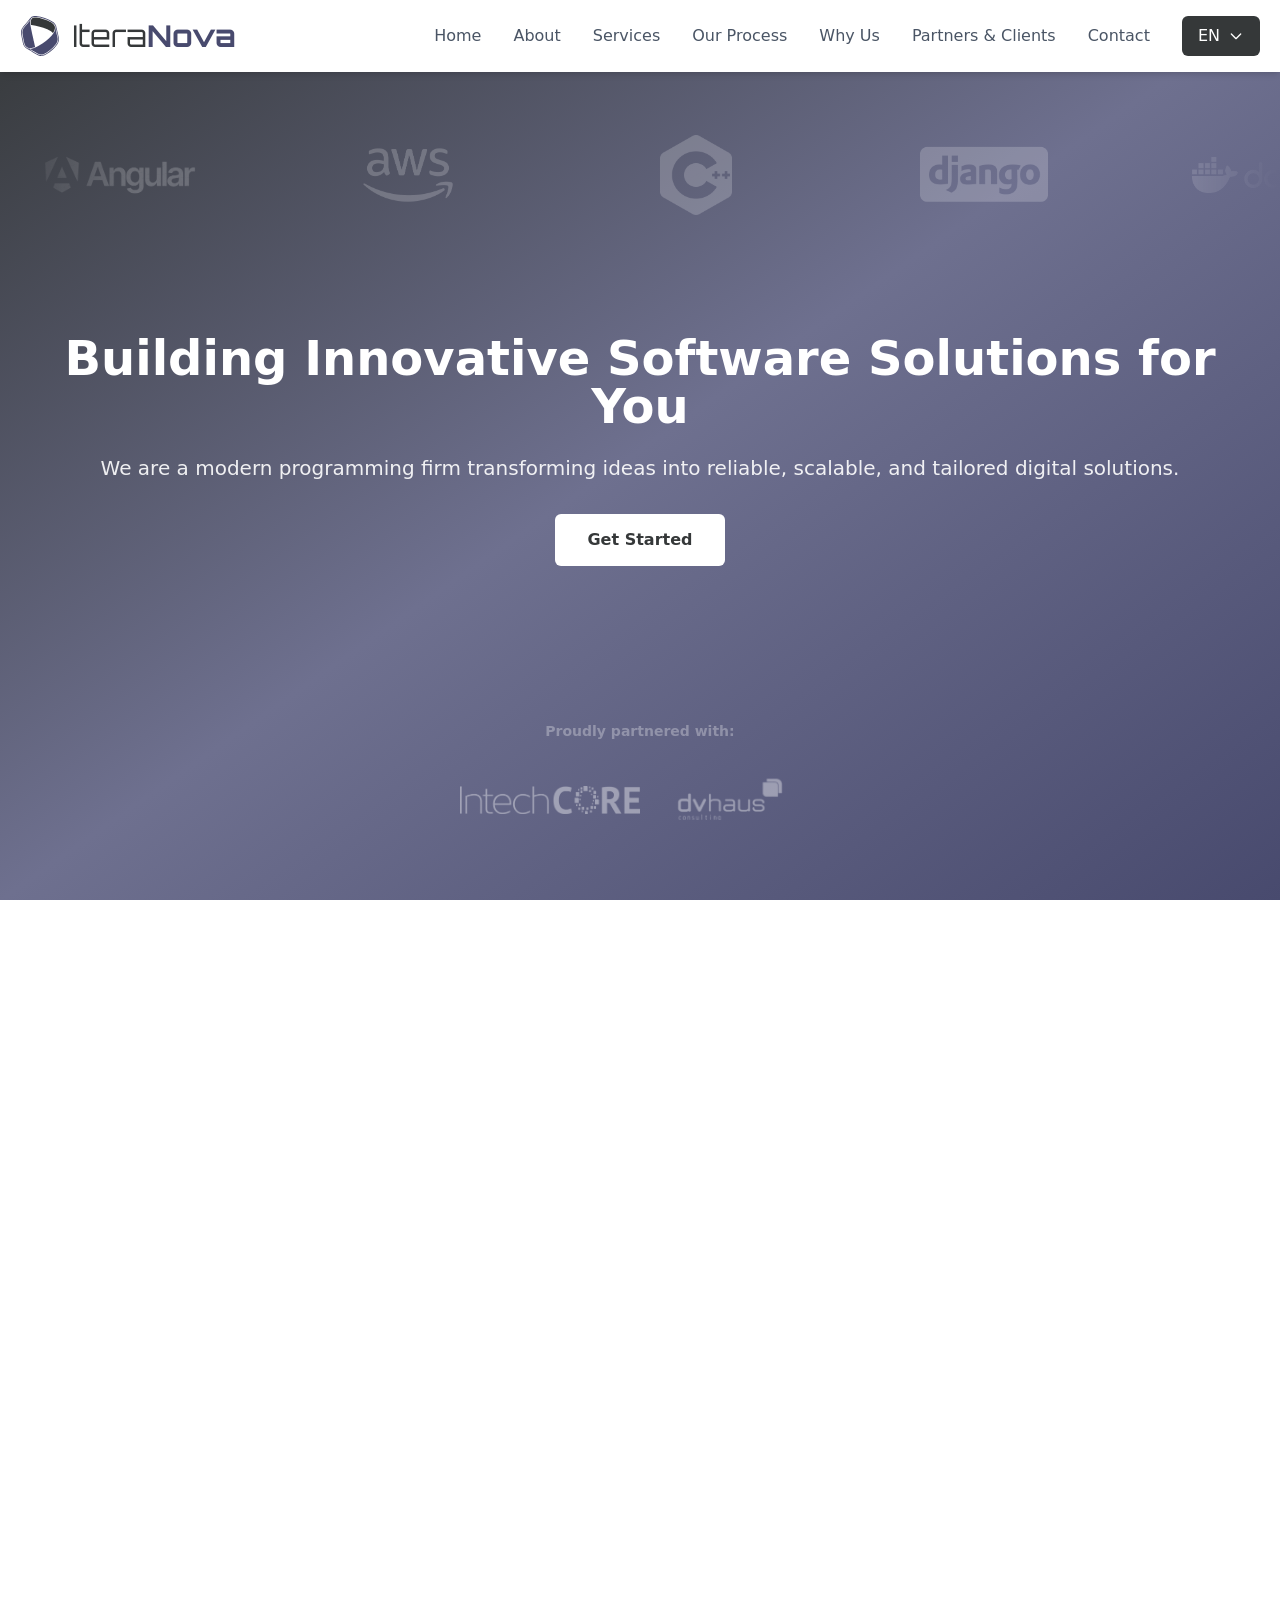
<file: index.html>
<!DOCTYPE html><html lang="en"> <head><meta charset="UTF-8"><meta name="viewport" content="width=device-width, initial-scale=1.0"><meta name="description" content="IteraNova — Software Development, Data Engineering &#38; IT Consulting."><meta name="robots" content="index, follow"><link rel="canonical" href="https://www.itera-nova.com/"><link rel="alternate" href="https://www.itera-nova.com/" hreflang="en"><link rel="alternate" href="https://www.itera-nova.com/de/" hreflang="de"><link rel="alternate" href="https://www.itera-nova.com/sl/" hreflang="sl"><link rel="alternate" href="https://www.itera-nova.com/" hreflang="x-default"><link rel="icon" type="image/png" sizes="16x16" href="/favicon/favicon-16x16.png"><link rel="icon" type="image/png" sizes="32x32" href="/favicon/favicon-32x32.png"><link rel="apple-touch-icon" sizes="180x180" href="/favicon/apple-touch-icon.png"><link rel="manifest" href="/favicon/site.webmanifest"><link rel="shortcut icon" href="/favicon/favicon.ico"><title>IteraNova - IT Solutions &amp; Software Development</title><link rel="preconnect" href="https://fonts.googleapis.com"><link rel="preconnect" href="https://fonts.gstatic.com" crossorigin><link href="https://fonts.googleapis.com/css2?family=Orbitron:wght@400..900&display=swap" rel="stylesheet"><link rel="stylesheet" href="/_astro/Footer.D-HSqniV.css">
<style>.marquee[data-astro-cid-bbe6dxrz]{width:100%;overflow:hidden}.marquee-track[data-astro-cid-bbe6dxrz]{display:flex;width:max-content;gap:3rem}.marquee-item[data-astro-cid-bbe6dxrz]{flex:0 0 auto;display:flex;align-items:center;justify-content:center;min-width:120px}.marquee-left[data-astro-cid-bbe6dxrz] .marquee-track[data-astro-cid-bbe6dxrz]{animation:marquee-left 100s linear infinite}.marquee-right[data-astro-cid-bbe6dxrz] .marquee-track[data-astro-cid-bbe6dxrz]{animation:marquee-right 100s linear infinite;animation-delay:-25s}.marquee[data-astro-cid-bbe6dxrz]:hover .marquee-track[data-astro-cid-bbe6dxrz]{animation-play-state:paused}.fade-mask[data-astro-cid-bbe6dxrz]{-webkit-mask-image:linear-gradient(to right,transparent,black 10%,black 90%,transparent);mask-image:linear-gradient(to right,transparent,black 10%,black 90%,transparent)}@keyframes marquee-left{0%{transform:translate(0)}to{transform:translate(calc(-50% - 1.5rem))}}@keyframes marquee-right{0%{transform:translate(calc(-50% - 1.5rem))}to{transform:translate(0)}}@media(max-width:768px){.marquee-track[data-astro-cid-bbe6dxrz]{gap:2rem}.marquee-item[data-astro-cid-bbe6dxrz]{min-width:60px}.marquee-left[data-astro-cid-bbe6dxrz] .marquee-track[data-astro-cid-bbe6dxrz],.marquee-right[data-astro-cid-bbe6dxrz] .marquee-track[data-astro-cid-bbe6dxrz]{animation-duration:100s}}
</style></head> <body class="font-sans text-gray-800 overflow-x-hidden">  <nav class="fixed top-0 w-full bg-white shadow-md z-50 transition-all duration-300"> <div class="max-w-7xl mx-auto px-5"> <div class="flex justify-between items-center py-4"> <div class="shrink-0"> <a href="#home" class="flex items-center gap-3"> <img src="/logo3.svg" alt="IteraNova Logo" class="h-10 w-10 object-contain"> <h1 class="text-3xl font-brand"> <span class="font-normal text-primary-dark1">Itera</span><span class="font-bold text-primary-dark2">Nova</span> </h1> </a> </div>  <ul class="hidden md:flex gap-8 items-center list-none"> <li> <a href="#home" class="text-gray-600 hover:text-primary transition-colors duration-300 font-medium"> Home </a> </li><li> <a href="#about" class="text-gray-600 hover:text-primary transition-colors duration-300 font-medium"> About </a> </li><li> <a href="#services" class="text-gray-600 hover:text-primary transition-colors duration-300 font-medium"> Services </a> </li><li> <a href="#process" class="text-gray-600 hover:text-primary transition-colors duration-300 font-medium"> Our Process </a> </li><li> <a href="#whychooseus" class="text-gray-600 hover:text-primary transition-colors duration-300 font-medium"> Why Us </a> </li><li> <a href="#partnersandclients" class="text-gray-600 hover:text-primary transition-colors duration-300 font-medium"> Partners &amp; Clients </a> </li><li> <a href="#contact" class="text-gray-600 hover:text-primary transition-colors duration-300 font-medium"> Contact </a> </li> <li class="relative language-dropdown"> <button class="px-4 py-2 bg-primary text-white rounded-md hover:bg-primary-dark transition-all duration-300 flex items-center gap-2" id="language-button" aria-haspopup="true" aria-expanded="false"> EN <svg xmlns="http://www.w3.org/2000/svg" class="h-4 w-4" fill="none" viewBox="0 0 24 24" stroke="currentColor"> <path stroke-linecap="round" stroke-linejoin="round" stroke-width="2" d="M19 9l-7 7-7-7"></path> </svg> </button> <div class="absolute right-0 mt-2 w-40 bg-white rounded-md shadow-lg hidden" id="language-menu" role="menu" aria-orientation="vertical" aria-labelledby="language-button"> <a href="/" class="block px-4 py-2 text-sm text-gray-700 hover:bg-gray-100 transition-colors bg-gray-50 font-semibold" role="menuitem"> English </a><a href="/de" class="block px-4 py-2 text-sm text-gray-700 hover:bg-gray-100 transition-colors " role="menuitem"> Deutsch </a><a href="/sl" class="block px-4 py-2 text-sm text-gray-700 hover:bg-gray-100 transition-colors " role="menuitem"> Slovenščina </a> </div> </li> </ul>  <button id="mobile-menu-button" class="md:hidden flex flex-col justify-center items-center w-10 h-10 space-y-1.5" aria-label="Toggle menu" aria-expanded="false"> <span class="block w-6 h-0.5 bg-gray-600 transition-all duration-300"></span> <span class="block w-6 h-0.5 bg-gray-600 transition-all duration-300"></span> <span class="block w-6 h-0.5 bg-gray-600 transition-all duration-300"></span> </button> </div>  <div id="mobile-menu" class="md:hidden hidden overflow-hidden"> <ul class="flex flex-col py-4 space-y-2"> <li> <a href="#home" class="block py-2 text-gray-600 hover:text-primary hover:bg-gray-50 transition-colors duration-300 font-medium"> Home </a> </li><li> <a href="#about" class="block py-2 text-gray-600 hover:text-primary hover:bg-gray-50 transition-colors duration-300 font-medium"> About </a> </li><li> <a href="#services" class="block py-2 text-gray-600 hover:text-primary hover:bg-gray-50 transition-colors duration-300 font-medium"> Services </a> </li><li> <a href="#process" class="block py-2 text-gray-600 hover:text-primary hover:bg-gray-50 transition-colors duration-300 font-medium"> Our Process </a> </li><li> <a href="#whychooseus" class="block py-2 text-gray-600 hover:text-primary hover:bg-gray-50 transition-colors duration-300 font-medium"> Why Us </a> </li><li> <a href="#partnersandclients" class="block py-2 text-gray-600 hover:text-primary hover:bg-gray-50 transition-colors duration-300 font-medium"> Partners &amp; Clients </a> </li><li> <a href="#contact" class="block py-2 text-gray-600 hover:text-primary hover:bg-gray-50 transition-colors duration-300 font-medium"> Contact </a> </li> <li class="pt-2 border-t border-gray-200"> <div class="flex gap-2"> <a href="/" class="px-3 py-2 rounded-md text-sm transition-colors bg-primary text-white"> EN </a><a href="/de" class="px-3 py-2 rounded-md text-sm transition-colors bg-gray-100 text-gray-700 hover:bg-gray-200"> DE </a><a href="/sl" class="px-3 py-2 rounded-md text-sm transition-colors bg-gray-100 text-gray-700 hover:bg-gray-200"> SL </a> </div> </li> </ul> </div> </div> </nav> <script type="module">document.addEventListener("DOMContentLoaded",()=>{const o=document.getElementById("language-button"),s=document.getElementById("language-menu");o&&s&&(o.addEventListener("click",d=>{d.stopPropagation();const n=s.classList.contains("hidden");s.classList.toggle("hidden"),o.setAttribute("aria-expanded",n?"true":"false")}),document.addEventListener("click",()=>{s.classList.add("hidden"),o.setAttribute("aria-expanded","false")}),s.addEventListener("click",d=>{d.stopPropagation()}));const e=document.getElementById("mobile-menu-button"),a=document.getElementById("mobile-menu");e&&a&&(e.addEventListener("click",()=>{const n=a.classList.contains("hidden");a.classList.toggle("hidden"),e.setAttribute("aria-expanded",n?"true":"false");const t=e.querySelectorAll("span");n?(t[0].style.transform="rotate(45deg) translateY(8px)",t[1].style.opacity="0",t[2].style.transform="rotate(-45deg) translateY(-8px)"):(t[0].style.transform="rotate(0) translateY(0)",t[1].style.opacity="1",t[2].style.transform="rotate(0) translateY(0)")}),a.querySelectorAll("a").forEach(n=>{n.addEventListener("click",()=>{a.classList.add("hidden"),e.setAttribute("aria-expanded","false");const t=e.querySelectorAll("span");t[0].style.transform="rotate(0) translateY(0)",t[1].style.opacity="1",t[2].style.transform="rotate(0) translateY(0)"})}))});</script> <section id="home" class="h-screen grid items-center justify-center px-5 bg-primary-multi text-white relative overflow-hidden" data-astro-cid-bbe6dxrz> <!-- Top marquee --> <div class="absolute top-[15%] left-0 w-full overflow-hidden" data-astro-cid-bbe6dxrz> <div class="marquee marquee-left fade-mask h-50" data-astro-cid-bbe6dxrz> <div class="marquee-track" data-astro-cid-bbe6dxrz> <div class="marquee-item w-15 md:w-60" aria-hidden="false" data-astro-cid-bbe6dxrz> <img src="/_astro/Angular.Dodcws8J_znCuB.webp" alt="Angular" data-astro-cid-bbe6dxrz="true" loading="lazy" decoding="async" width="800" height="250" class="h-10 md:h-20 w-auto max-w-15 md:max-w-40 object-contain opacity-20"> </div><div class="marquee-item w-15 md:w-60" aria-hidden="false" data-astro-cid-bbe6dxrz> <img src="/_astro/Aws.CEtZJ-DZ_26lCjB.webp" alt="Aws" data-astro-cid-bbe6dxrz="true" loading="lazy" decoding="async" width="375" height="250" class="h-10 md:h-20 w-auto max-w-15 md:max-w-40 object-contain opacity-20"> </div><div class="marquee-item w-15 md:w-60" aria-hidden="false" data-astro-cid-bbe6dxrz> <img src="/_astro/Cpp.BKHJGJFh_ZbWUa5.webp" alt="Cpp" data-astro-cid-bbe6dxrz="true" loading="lazy" decoding="async" width="222" height="250" class="h-10 md:h-20 w-auto max-w-15 md:max-w-40 object-contain opacity-20"> </div><div class="marquee-item w-15 md:w-60" aria-hidden="false" data-astro-cid-bbe6dxrz> <img src="/_astro/Django.Xh4h8Cpt_Z2iKocJ.webp" alt="Django" data-astro-cid-bbe6dxrz="true" loading="lazy" decoding="async" width="400" height="250" class="h-10 md:h-20 w-auto max-w-15 md:max-w-40 object-contain opacity-20"> </div><div class="marquee-item w-15 md:w-60" aria-hidden="false" data-astro-cid-bbe6dxrz> <img src="/_astro/Docker.ByEVMYA4_HrgrV.webp" alt="Docker" data-astro-cid-bbe6dxrz="true" loading="lazy" decoding="async" width="1099" height="250" class="h-10 md:h-20 w-auto max-w-15 md:max-w-40 object-contain opacity-20"> </div><div class="marquee-item w-15 md:w-60" aria-hidden="false" data-astro-cid-bbe6dxrz> <img src="/_astro/DotNet.DXpCZulb_Z1bMX7T.webp" alt="DotNet" data-astro-cid-bbe6dxrz="true" loading="lazy" decoding="async" width="250" height="250" class="h-10 md:h-20 w-auto max-w-15 md:max-w-40 object-contain opacity-20"> </div><div class="marquee-item w-15 md:w-60" aria-hidden="false" data-astro-cid-bbe6dxrz> <img src="/_astro/Flask.CIBXVlTi_2RLyh.webp" alt="Flask" data-astro-cid-bbe6dxrz="true" loading="lazy" decoding="async" width="772" height="250" class="h-10 md:h-20 w-auto max-w-15 md:max-w-40 object-contain opacity-20"> </div><div class="marquee-item w-15 md:w-60" aria-hidden="false" data-astro-cid-bbe6dxrz> <img src="/_astro/Intellij.CFW9ny_o_Zp0nOU.webp" alt="Intellij" data-astro-cid-bbe6dxrz="true" loading="lazy" decoding="async" width="977" height="250" class="h-10 md:h-20 w-auto max-w-15 md:max-w-40 object-contain opacity-20"> </div><div class="marquee-item w-15 md:w-60" aria-hidden="false" data-astro-cid-bbe6dxrz> <img src="/_astro/Java.B8_2yGh4_2iK8ce.webp" alt="Java" data-astro-cid-bbe6dxrz="true" loading="lazy" decoding="async" width="400" height="250" class="h-10 md:h-20 w-auto max-w-15 md:max-w-40 object-contain opacity-20"> </div><div class="marquee-item w-15 md:w-60" aria-hidden="false" data-astro-cid-bbe6dxrz> <img src="/_astro/JavaFX.O3jMk_pc_1mURMB.webp" alt="JavaFX" data-astro-cid-bbe6dxrz="true" loading="lazy" decoding="async" width="599" height="250" class="h-10 md:h-20 w-auto max-w-15 md:max-w-40 object-contain opacity-20"> </div><div class="marquee-item w-15 md:w-60" aria-hidden="false" data-astro-cid-bbe6dxrz> <img src="/_astro/Js.DOV2DoU8_Z11RE19.webp" alt="Js" data-astro-cid-bbe6dxrz="true" loading="lazy" decoding="async" width="250" height="250" class="h-10 md:h-20 w-auto max-w-15 md:max-w-40 object-contain opacity-20"> </div><div class="marquee-item w-15 md:w-60" aria-hidden="false" data-astro-cid-bbe6dxrz> <img src="/_astro/Node.Bsf2GPvi_Z3mnTn.webp" alt="Node" data-astro-cid-bbe6dxrz="true" loading="lazy" decoding="async" width="408" height="250" class="h-10 md:h-20 w-auto max-w-15 md:max-w-40 object-contain opacity-20"> </div><div class="marquee-item w-15 md:w-60" aria-hidden="false" data-astro-cid-bbe6dxrz> <img src="/_astro/Python.D8zDEC0Z_1OqRon.webp" alt="Python" data-astro-cid-bbe6dxrz="true" loading="lazy" decoding="async" width="250" height="250" class="h-10 md:h-20 w-auto max-w-15 md:max-w-40 object-contain opacity-20"> </div><div class="marquee-item w-15 md:w-60" aria-hidden="false" data-astro-cid-bbe6dxrz> <img src="/_astro/Qt.CYhcaoFC_Z1ldcxC.webp" alt="Qt" data-astro-cid-bbe6dxrz="true" loading="lazy" decoding="async" width="250" height="250" class="h-10 md:h-20 w-auto max-w-15 md:max-w-40 object-contain opacity-20"> </div><div class="marquee-item w-15 md:w-60" aria-hidden="false" data-astro-cid-bbe6dxrz> <img src="/_astro/React.DDb9kb3Z_55DnD.webp" alt="React" data-astro-cid-bbe6dxrz="true" loading="lazy" decoding="async" width="271" height="250" class="h-10 md:h-20 w-auto max-w-15 md:max-w-40 object-contain opacity-20"> </div><div class="marquee-item w-15 md:w-60" aria-hidden="false" data-astro-cid-bbe6dxrz> <img src="/_astro/Rust.CmmblgQr_MV7wk.webp" alt="Rust" data-astro-cid-bbe6dxrz="true" loading="lazy" decoding="async" width="250" height="250" class="h-10 md:h-20 w-auto max-w-15 md:max-w-40 object-contain opacity-20"> </div><div class="marquee-item w-15 md:w-60" aria-hidden="false" data-astro-cid-bbe6dxrz> <img src="/_astro/Sql_data_base.CalHQulU_Z1zMn31.webp" alt="Sql_data_base" data-astro-cid-bbe6dxrz="true" loading="lazy" decoding="async" width="535" height="250" class="h-10 md:h-20 w-auto max-w-15 md:max-w-40 object-contain opacity-20"> </div><div class="marquee-item w-15 md:w-60" aria-hidden="false" data-astro-cid-bbe6dxrz> <img src="/_astro/Terraform.B_iLe5fg_Z19L2Id.webp" alt="Terraform" data-astro-cid-bbe6dxrz="true" loading="lazy" decoding="async" width="1039" height="250" class="h-10 md:h-20 w-auto max-w-15 md:max-w-40 object-contain opacity-20"> </div><div class="marquee-item w-15 md:w-60" aria-hidden="false" data-astro-cid-bbe6dxrz> <img src="/_astro/VS.BTWgcpSD_Z2mF1GA.webp" alt="VS" data-astro-cid-bbe6dxrz="true" loading="lazy" decoding="async" width="250" height="250" class="h-10 md:h-20 w-auto max-w-15 md:max-w-40 object-contain opacity-20"> </div><div class="marquee-item w-15 md:w-60" aria-hidden="false" data-astro-cid-bbe6dxrz> <img src="/_astro/Vue.B2dvmdlo_2q67Vn.webp" alt="Vue" data-astro-cid-bbe6dxrz="true" loading="lazy" decoding="async" width="289" height="250" class="h-10 md:h-20 w-auto max-w-15 md:max-w-40 object-contain opacity-20"> </div><div class="marquee-item w-15 md:w-60" aria-hidden="false" data-astro-cid-bbe6dxrz> <img src="/_astro/Windows.BwrWUUX3_Z1u0eq6.webp" alt="Windows" data-astro-cid-bbe6dxrz="true" loading="lazy" decoding="async" width="1142" height="250" class="h-10 md:h-20 w-auto max-w-15 md:max-w-40 object-contain opacity-20"> </div><div class="marquee-item w-15 md:w-60" aria-hidden="false" data-astro-cid-bbe6dxrz> <img src="/_astro/azure.DAjbPcJN_2o3XrD.webp" alt="azure" data-astro-cid-bbe6dxrz="true" loading="lazy" decoding="async" width="250" height="250" class="h-10 md:h-20 w-auto max-w-15 md:max-w-40 object-contain opacity-20"> </div><div class="marquee-item w-15 md:w-60" aria-hidden="false" data-astro-cid-bbe6dxrz> <img src="/_astro/unix.T7MReJzK_ZNjO2P.webp" alt="unix" data-astro-cid-bbe6dxrz="true" loading="lazy" decoding="async" width="610" height="250" class="h-10 md:h-20 w-auto max-w-15 md:max-w-40 object-contain opacity-20"> </div><div class="marquee-item w-15 md:w-60" aria-hidden="false" data-astro-cid-bbe6dxrz> <img src="/_astro/vmware.Bhaf3pa0_E3Uj8.webp" alt="vmware" data-astro-cid-bbe6dxrz="true" loading="lazy" decoding="async" width="1333" height="250" class="h-10 md:h-20 w-auto max-w-15 md:max-w-40 object-contain opacity-20"> </div> </div> </div> </div> <!-- Title --> <div class="absolute inset-0 z-10 flex items-center  justify-center px-5 mt-10 mb-10" data-astro-cid-bbe6dxrz> <div class="text-center" data-astro-cid-bbe6dxrz> <h2 class="text-3xl md:text-5xl font-bold mb-4 md:mb-6" data-astro-cid-bbe6dxrz>Building Innovative Software Solutions for You</h2> <p class="text-base md:text-xl mb-6 md:mb-8 opacity-90" data-astro-cid-bbe6dxrz>We are a modern programming firm transforming ideas into reliable, scalable, and tailored digital solutions.</p> <a href="#contact" class="inline-block px-6 md:px-8 py-3 md:py-3.5 bg-white text-primary rounded-md font-semibold transition-all duration-300 hover:-translate-y-0.5 hover:shadow-lg text-sm md:text-base" data-astro-cid-bbe6dxrz> Get Started </a> </div> </div> <!-- Bottom  --> <div class="absolute top-[80%] grid left-0 w-full overflow-hidden items-center justify-center" data-astro-cid-bbe6dxrz> <div class="text-center text-white opacity-30 h-5" data-astro-cid-bbe6dxrz> <p class="text-sm md:text-l leading-snug md:leading-relaxed" data-astro-cid-bbe6dxrz><strong data-astro-cid-bbe6dxrz>Proudly partnered with:</strong></p> </div> <div class="h-20 flex flex-wrap items-center" data-astro-cid-bbe6dxrz> <div class="w-auto max-w-20 md:max-w-45" data-astro-cid-bbe6dxrz> <img src="/_astro/IntechCore.DZ2N7WtN_Z2hpWbM.webp" alt="IntechCore GmbH" data-astro-cid-bbe6dxrz="true" loading="lazy" decoding="async" width="1600" height="250" class="h-10 md:h-30 w-auto max-w-20 md:max-w-45 object-contain opacity-40"> </div><div class="w-auto max-w-20 md:max-w-45" data-astro-cid-bbe6dxrz> <img src="/_astro/dvhaus.gQdGa1NX_Z2cBlvu.webp" alt="dvhaus GmbH" data-astro-cid-bbe6dxrz="true" loading="lazy" decoding="async" width="750" height="250" class="h-10 md:h-30 w-auto max-w-20 md:max-w-45 object-contain opacity-40"> </div> </div> </div> </section> <section id="about" class="min-h-screen flex items-center justify-center px-5 py-20 md:py-0 bg-white"> <div class="max-w-7xl mx-auto"> <h2 class="text-3xl md:text-4xl font-bold text-center mb-8 md:mb-12 text-gray-900">About Us</h2> <div class="max-w-4xl mx-auto"> <p class="text-base md:text-lg text-justify leading-relaxed mb-6 text-gray-600">We are a technology partner focused on <strong>turning ideas into reality — fast</strong>. From <strong>rapid MVPs and prototypes</strong> to fully scalable solutions,   we help you <strong>validate concepts quickly</strong> and move forward with confidence.</p><p class="text-base md:text-lg text-justify leading-relaxed mb-6 text-gray-600">Beyond implementation, we work with you to <strong>understand the bigger picture</strong>. We help <strong>diagnose challenges, clarify goals</strong>, and <strong>define the   right strategy</strong> before writing a single line of code — so you <strong>build what truly matters</strong>.</p><p class="text-base md:text-lg text-justify leading-relaxed mb-6 text-gray-600">Our team combines <strong>technical expertise</strong> with <strong>practical problem solving</strong> to deliver <strong>efficient, secure, and future-ready solutions</strong>.   Whether you're launching a startup or scaling an established business, we partner with you to create technology that <strong>drives real progress</strong>.</p> </div> </div> </section> <section id="services" class="min-h-screen flex items-center justify-center px-5 py-20 bg-gray-50"> <div id="service-section" class="max-w-7xl mx-auto w-full"> <h2 class="text-3xl md:text-4xl font-bold text-center mb-8 md:mb-12 text-gray-900">Our Services</h2>  <div class="mb-8"> <div class="service-card bg-primary-multi text-white p-10  rounded-lg shadow-lg hover:shadow-2xl transition-all duration-300 max-w-6xl mx-auto cursor-pointer" data-title="Desktop Software Development" data-details="We develop high-performance desktop applications using Java (JavaFX), C/C++ with frameworks like Qt, targeting Windows, Linux, and macOS environments. Whether               modernizing existing tools or building new systems from scratch, we focus on stability, responsiveness, and seamless integration into your infrastructure."> <h3 class="text-2xl font-bold mb-3">Desktop Software Development</h3> <p class="text-lg leading-relaxed opacity-95">We develop robust desktop applications tailored to your workflows, whether internal tools or complex business systems where performance and reliability are crucial.</p> </div> </div>  <div class="grid grid-cols-1 md:grid-cols-2 gap-6 md:gap-8 max-w-6xl mx-auto"> <div class="service-card bg-white p-6 md:p-8 rounded-lg shadow-md hover:shadow-xl transition-shadow duration-300 cursor-pointer" data-title="Backend/Cloud Software Development" data-details="We build backend platforms using Java, Python, and Node.js on AWS and Azure, choosing the right architecture for each use case—whether that means microservices for               modular scalability or serverless components for speed and operational efficiency. With Docker and Terraform, we create secure, maintainable environments that support               long-term growth and evolving product needs."> <h3 class="text-lg md:text-xl font-semibold mb-2 md:mb-3 text-gray-900">Backend/Cloud Software Development</h3> <p class="text-sm md:text-base text-gray-600 leading-relaxed">We design and develop cloud-native backend systems, from APIs and microservices to serverless solutions built for scale and reliability.</p> </div><div class="service-card bg-white p-6 md:p-8 rounded-lg shadow-md hover:shadow-xl transition-shadow duration-300 cursor-pointer" data-title="Proof of Concept" data-details="We help you move from idea to a working solution quickly, whether through a focused team effort or a single full-stack developer. Starting with a proof of concept, 	          we validate key assumptions and then evolve it into a prototype or MVP. This allows you to test feasibility, gather early feedback, and make informed decisions on 			  how to move forward with the project."> <h3 class="text-lg md:text-xl font-semibold mb-2 md:mb-3 text-gray-900">Proof of Concept</h3> <p class="text-sm md:text-base text-gray-600 leading-relaxed">We validate your ideas early by proving technical feasibility and quickly evolving them into usable prototypes and MVPs.</p> </div><div class="service-card bg-white p-6 md:p-8 rounded-lg shadow-md hover:shadow-xl transition-shadow duration-300 cursor-pointer" data-title="Data Engineering" data-details="We design and implement data pipelines and processing systems using Python and modern data tools, running on AWS or Azure. Our focus is on making			  your data accessible, meaningful, and easy to understand. We don’t just move and transform data; we help you truly understand it."> <h3 class="text-lg md:text-xl font-semibold mb-2 md:mb-3 text-gray-900">Data Engineering</h3> <p class="text-sm md:text-base text-gray-600 leading-relaxed">We build reliable data pipelines and machine learning models that turn raw data into something you actually understand and use with full confidence.</p> </div><div class="service-card bg-white p-6 md:p-8 rounded-lg shadow-md hover:shadow-xl transition-shadow duration-300 cursor-pointer" data-title="IT Consulting" data-details="We provide hands-on consulting across system architecture, cloud adoption, and performance optimization. With experience in Java, C/C++, Python, AWS, Azure,               and DevOps practices, we deliver clear, actionable guidance that supports long-term stability and growth."> <h3 class="text-lg md:text-xl font-semibold mb-2 md:mb-3 text-gray-900">IT Consulting</h3> <p class="text-sm md:text-base text-gray-600 leading-relaxed">We help you make practical technology decisions—from architecture and stack choices to scaling strategies—based on your business goals, not trends.</p> </div><div class="service-card bg-white p-6 md:p-8 rounded-lg shadow-md hover:shadow-xl transition-shadow duration-300 cursor-pointer" data-title="UI/UX Design" data-details="Our design process combines user research, wireframing, and interactive prototyping to shape experiences that are easy to understand and use. We typically work 	          with tools like Figma, and support implementation across web and desktop environments using Angular, React, Vue, Qt, and JavaFX to ensure consistency from concept 			  to final product."> <h3 class="text-lg md:text-xl font-semibold mb-2 md:mb-3 text-gray-900">UI/UX Design</h3> <p class="text-sm md:text-base text-gray-600 leading-relaxed">We design interfaces that are not only visually clear, but also intuitive, efficient, and aligned with how users actually work.</p> </div><div class="service-card bg-white p-6 md:p-8 rounded-lg shadow-md hover:shadow-xl transition-shadow duration-300 cursor-pointer" data-title="DevOps &#38; Automation" data-details="We implement DevOps practices that improve how you build, deploy, and operate software. Using Docker for containerization, tools like Terraform for infrastructure as code,               and cloud platforms like AWS and Azure, we create automated, reliable pipelines that support faster and safer releases."> <h3 class="text-lg md:text-xl font-semibold mb-2 md:mb-3 text-gray-900">DevOps &amp; Automation</h3> <p class="text-sm md:text-base text-gray-600 leading-relaxed">We optimize your delivery process with automation, CI/CD pipelines, and infrastructure that reduces manual work and improves reliability.</p> </div> </div>  </div> </section> <div id="service-details" class="hidden fixed inset-0 z-50 flex items-center justify-center"> <div id="modal-content" class="relative bg-primary-light2 opacity-90 transparency-70 text-gray-100 p-6 md:p-8 rounded-lg shadow-xl transition-all duration-300 max-w-3xl w-full mx-4"> <h3 id="detail-title" class="text-2xl font-bold mb-3"></h3> <p id="detail-text" class="text-base md:text-lg leading-relaxed opacity-95"></p> </div> </div> <script type="module">const i=document.querySelectorAll(".service-card"),e=document.getElementById("service-details"),c=document.getElementById("modal-content"),a=document.getElementById("detail-title"),o=document.getElementById("detail-text"),s=document.getElementById("service-section");let n=null;i.forEach(t=>{t.addEventListener("click",()=>{const d=t.dataset.title,l=t.dataset.details;if(n===t){e.classList.add("hidden"),n=null;return}a.textContent=d||"",o.textContent=l||"",s?.classList.add("blur-sm"),e.classList.remove("hidden"),n=t})});e.addEventListener("click",t=>{c?.contains(t.target)||(e.classList.add("hidden"),s?.classList.remove("blur-sm"))});</script> <section id="process" class="min-h-screen flex items-center justify-center px-5 py-20 md:py-0 bg-white"> <div class="max-w-7xl mx-auto"> <h2 class="text-3xl md:text-4xl font-bold text-center mb-8 md:mb-12 text-gray-900">Our Process</h2> <div class="grid grid-cols-1 md:grid-cols-5 gap-6"> <div class="relative"> <div class="bg-primary-multi text-white p-6 rounded-lg shadow-md hover:shadow-xl transition-all duration-300"> <div class="text-3xl font-bold mb-2 opacity-90">1</div> <h3 class="text-lg font-semibold mb-2">Discovery</h3> <p class="text-sm opacity-90">We start by getting a clear understanding of your goals, challenges, and expectations, so we can define what success looks like from the beginning.</p> </div> <div class="hidden md:block absolute top-1/2 -right-7 transform -translate-y-1/2 z-10"> <svg class="w-8 h-8 text-primary drop-shadow-lg" fill="currentColor" viewBox="0 0 24 24"> <path d="M12 4l-1.41 1.41L16.17 11H4v2h12.17l-5.58 5.59L12 20l8-8z"></path> </svg> </div> </div><div class="relative"> <div class="bg-primary-multi text-white p-6 rounded-lg shadow-md hover:shadow-xl transition-all duration-300"> <div class="text-3xl font-bold mb-2 opacity-90">2</div> <h3 class="text-lg font-semibold mb-2">Planning</h3> <p class="text-sm opacity-90">We shape a practical roadmap with clear priorities, timelines, and technical direction tailored to your specific needs.</p> </div> <div class="hidden md:block absolute top-1/2 -right-7 transform -translate-y-1/2 z-10"> <svg class="w-8 h-8 text-primary drop-shadow-lg" fill="currentColor" viewBox="0 0 24 24"> <path d="M12 4l-1.41 1.41L16.17 11H4v2h12.17l-5.58 5.59L12 20l8-8z"></path> </svg> </div> </div><div class="relative"> <div class="bg-primary-multi text-white p-6 rounded-lg shadow-md hover:shadow-xl transition-all duration-300"> <div class="text-3xl font-bold mb-2 opacity-90">3</div> <h3 class="text-lg font-semibold mb-2">Prototyping</h3> <p class="text-sm opacity-90">We turn ideas into tangible concepts, testing key assumptions early and refining the user experience before full development begins.</p> </div> <div class="hidden md:block absolute top-1/2 -right-7 transform -translate-y-1/2 z-10"> <svg class="w-8 h-8 text-primary drop-shadow-lg" fill="currentColor" viewBox="0 0 24 24"> <path d="M12 4l-1.41 1.41L16.17 11H4v2h12.17l-5.58 5.59L12 20l8-8z"></path> </svg> </div> </div><div class="relative"> <div class="bg-primary-multi text-white p-6 rounded-lg shadow-md hover:shadow-xl transition-all duration-300"> <div class="text-3xl font-bold mb-2 opacity-90">4</div> <h3 class="text-lg font-semibold mb-2">Development</h3> <p class="text-sm opacity-90">We build reliable, scalable solutions with clean architecture, focusing on performance, security, and long-term maintainability.</p> </div> <div class="hidden md:block absolute top-1/2 -right-7 transform -translate-y-1/2 z-10"> <svg class="w-8 h-8 text-primary drop-shadow-lg" fill="currentColor" viewBox="0 0 24 24"> <path d="M12 4l-1.41 1.41L16.17 11H4v2h12.17l-5.58 5.59L12 20l8-8z"></path> </svg> </div> </div><div class="relative"> <div class="bg-primary-multi text-white p-6 rounded-lg shadow-md hover:shadow-xl transition-all duration-300"> <div class="text-3xl font-bold mb-2 opacity-90">5</div> <h3 class="text-lg font-semibold mb-2">Delivery</h3> <p class="text-sm opacity-90">We prepare everything for launch, ensuring a smooth rollout and that the final product meets both technical and business expectations.</p> </div> <div class="hidden md:block absolute top-1/2 -right-7 transform -translate-y-1/2 z-10"> <svg class="w-8 h-8 text-primary drop-shadow-lg" fill="currentColor" viewBox="0 0 24 24"> <path d="M12 4l-1.41 1.41L16.17 11H4v2h12.17l-5.58 5.59L12 20l8-8z"></path> </svg> </div> </div><div class="relative"> <div class="bg-primary-multi text-white p-6 rounded-lg shadow-md hover:shadow-xl transition-all duration-300"> <div class="text-3xl font-bold mb-2 opacity-90">6</div> <h3 class="text-lg font-semibold mb-2">Support</h3> <p class="text-sm opacity-90">We stay involved after release, handling maintenance, improvements, and updates as your product evolves over time.</p> </div>  </div> </div> </div> </section> <section id="whychooseus" class="min-h-screen flex items-center justify-center px-5 py-20 md:py-0 bg-gray-50"> <div class="max-w-7xl mx-auto"> <h2 class="text-3xl md:text-4xl font-bold text-center mb-8 md:mb-12 text-gray-900">Why Choose Us</h2> <div class="max-w-4xl mx-auto"> <div class="grid grid-cols-1 md:grid-cols-2 gap-4 md:gap-6"> <div class="reason grid items-center gap-4 bg-white p-5 md:p-6 rounded-lg shadow-md cursor-pointer hover:shadow-xl transition-shadow duration-300 group"> <div class="flex items-center gap-4"> <div class="flex-shrink-0"> <div class="w-12 h-12 bg-primary-light2/30 rounded-full flex items-center justify-center group-hover:bg-primary-light/50 transition-colors duration-300"> <span class="text-xl md:text-2xl">👥</span> </div> </div> <div class="flex-1"> <h3 class="text-base md:text-lg font-semibold text-gray-900">Professional and passionate team</h3> </div> </div> <div class="details mt-2 text-sm text-gray-600"> <p>An experienced team driven by competence, commitment, and genuine passion for outstanding results.</p> </div> </div><div class="reason grid items-center gap-4 bg-white p-5 md:p-6 rounded-lg shadow-md cursor-pointer hover:shadow-xl transition-shadow duration-300 group"> <div class="flex items-center gap-4"> <div class="flex-shrink-0"> <div class="w-12 h-12 bg-primary-light2/30 rounded-full flex items-center justify-center group-hover:bg-primary-light/50 transition-colors duration-300"> <span class="text-xl md:text-2xl">💬</span> </div> </div> <div class="flex-1"> <h3 class="text-base md:text-lg font-semibold text-gray-900">Transparent communication</h3> </div> </div> <div class="details mt-2 text-sm text-gray-600"> <p>Open, honest, and clear communication at every step to keep everyone aligned and informed.</p> </div> </div><div class="reason grid items-center gap-4 bg-white p-5 md:p-6 rounded-lg shadow-md cursor-pointer hover:shadow-xl transition-shadow duration-300 group"> <div class="flex items-center gap-4"> <div class="flex-shrink-0"> <div class="w-12 h-12 bg-primary-light2/30 rounded-full flex items-center justify-center group-hover:bg-primary-light/50 transition-colors duration-300"> <span class="text-xl md:text-2xl">⏰</span> </div> </div> <div class="flex-1"> <h3 class="text-base md:text-lg font-semibold text-gray-900">On-time delivery</h3> </div> </div> <div class="details mt-2 text-sm text-gray-600"> <p>Reliable execution with a strong commitment to meeting deadlines without compromising quality.</p> </div> </div><div class="reason grid items-center gap-4 bg-white p-5 md:p-6 rounded-lg shadow-md cursor-pointer hover:shadow-xl transition-shadow duration-300 group"> <div class="flex items-center gap-4"> <div class="flex-shrink-0"> <div class="w-12 h-12 bg-primary-light2/30 rounded-full flex items-center justify-center group-hover:bg-primary-light/50 transition-colors duration-300"> <span class="text-xl md:text-2xl">🎯</span> </div> </div> <div class="flex-1"> <h3 class="text-base md:text-lg font-semibold text-gray-900">Focus on quality and innovation</h3> </div> </div> <div class="details mt-2 text-sm text-gray-600"> <p>Constant pursuit of excellence through high standards and future-oriented, innovative solutions.</p> </div> </div> </div> </div> </div> </section> <section id="partnersandclients" class="min-h-screen flex items-center justify-center px-5 py-20 md:py-0 bg-white"> <div class="max-w-7xl mx-auto"> <h2 class="text-3xl md:text-4xl font-bold text-center mb-8 md:mb-12 text-gray-900">Our Partners And Clients</h2> <div class="mx-auto grid items-center justify-center"> <div class="mx-auto grid grid-cols-1 gap-4 justify-center md:grid-cols-[repeat(auto-fit,minmax(16rem,1fr))] max-w-[calc(4*16rem+3*1rem)]"> <div class="h-40 md:w-14rem rounded-lg bg-gray-300 p-4 transition-shadow duration-300 hover:shadow-2xl md:h-35"> <a target="_blank" rel="noopener noreferrer" href="https://intechcore.com/en/" id="IntechCore GmbH" class="flex flex-col h-full items-center justify-center"> <img src="/IClogo.svg" class="h-full object-contain max-w-48 md:max-w-48" alt="IntechCore GmbH"> <p class="mt-auto text-center text-blue-800"><u>IntechCore GmbH</u></p> </a> </div><div class="h-40 md:w-14rem rounded-lg bg-gray-300 p-4 transition-shadow duration-300 hover:shadow-2xl md:h-35"> <a target="_blank" rel="noopener noreferrer" href="https://www.dvhaus.de/" id="dvhaus GmbH" class="flex flex-col h-full items-center justify-center"> <img src="/dvhaus-logo.png" class="h-full object-contain max-w-48 md:max-w-48" alt="dvhaus GmbH"> <p class="mt-auto text-center text-blue-800"><u>dvhaus GmbH</u></p> </a> </div> </div> </div> </div> </section> <section id="contact" class="min-h-screen flex items-center justify-center px-5 py-20 md:py-0 bg-gray-50"> <div class="max-w-7xl mx-auto w-full"> <h2 class="text-3xl md:text-4xl font-bold text-center mb-8 md:mb-12 text-gray-900">Get In Touch</h2> <div class="grid grid-cols-1 lg:grid-cols-2 gap-8 md:gap-12 max-w-5xl mx-auto"> <div> <h3 class="text-xl md:text-2xl font-semibold mb-3 md:mb-4 text-gray-900">Contact Information</h3> <p class="text-sm md:text-base text-gray-600 leading-relaxed mb-4 md:mb-6">Ready to start your project? Contact us today to discuss how we can help transform your ideas into reality.</p> <div class="mt-6 md:mt-8"> <div class="flex mb-3 text-sm md:text-base"> <strong class="w-20">Email:</strong> <div> <div>info@itera-nova.com</div> </div> </div> <div class="flex mb-3 text-sm md:text-base"> <strong class="w-20">Address:</strong> <div> <div>Drevesniška ulica 29A</div> <div>2327 Rače, Slovenia</div> </div> </div> </div> </div> <div> <form id="contact-form" class="flex flex-col gap-3 md:gap-4"> <!-- Web3Forms Access Key --> <input type="hidden" name="access_key" value="7d427841-eb34-45d6-a3e8-0e5fc35bd9d3"> <!-- Redirect after submission (optional) --> <input type="hidden" name="redirect" value="false"> <!-- Email recipient --> <input type="hidden" name="to_email" value="info@itera-nova.com"> <input type="text" name="name" placeholder="Your Name" required class="px-3 md:px-3.5 py-3 md:py-3.5 border border-gray-300 rounded-md text-sm md:text-base font-sans transition-colors duration-300 focus:outline-none focus:border-primary"> <input type="email" name="email" placeholder="Your Email" required class="px-3 md:px-3.5 py-3 md:py-3.5 border border-gray-300 rounded-md text-sm md:text-base font-sans transition-colors duration-300 focus:outline-none focus:border-primary"> <input type="text" name="subject" placeholder="Subject" required class="px-3 md:px-3.5 py-3 md:py-3.5 border border-gray-300 rounded-md text-sm md:text-base font-sans transition-colors duration-300 focus:outline-none focus:border-primary"> <textarea name="message" placeholder="Your Message" rows="5" required class="px-3 md:px-3.5 py-3 md:py-3.5 border border-gray-300 rounded-md text-sm md:text-base font-sans resize-y transition-colors duration-300 focus:outline-none focus:border-primary"></textarea> <!-- Status message --> <div id="form-status" class="hidden text-sm md:text-base p-3 rounded-md"></div> <button type="submit" id="submit-button" class="px-6 md:px-8 py-3 md:py-3.5 bg-primary text-white rounded-md font-semibold transition-colors duration-300 hover:bg-primary-dark cursor-pointer border-none text-sm md:text-base"> Send Message </button> </form> </div> </div> </div> </section> <script type="module">document.addEventListener("DOMContentLoaded",()=>{const s=document.getElementById("contact-form"),e=document.getElementById("submit-button"),t=document.getElementById("form-status");s&&(s.addEventListener("submit",async a=>{a.preventDefault(),e.disabled=!0,e.textContent="Sending...",t.classList.add("hidden");try{const n=new FormData(s),o=await(await fetch("https://api.web3forms.com/submit",{method:"POST",body:n})).json();if(o.success)t.textContent="Message sent successfully! We'll get back to you soon.",t.className="text-sm md:text-base p-3 rounded-md bg-green-100 text-green-800 border border-green-300",t.classList.remove("hidden"),s.reset();else throw new Error(o.message||"Failed to send message")}catch(n){t.textContent="Failed to send message. Please try again or email us directly at info@itera-nova.com",t.className="text-sm md:text-base p-3 rounded-md bg-red-100 text-red-800 border border-red-300",t.classList.remove("hidden"),console.error("Form submission error:",n)}finally{e.disabled=!1,e.textContent=e.getAttribute("data-original-text")||"Send Message"}}),e.setAttribute("data-original-text",e.textContent||"Send Message"))});</script> <section id="footer" class="min-h-[60vh] flex items-center justify-center bg-gray-900 text-white px-5 py-20 md:py-0"> <div class="max-w-7xl mx-auto"> <div class="grid grid-cols-1 md:grid-cols-4 gap-8 md:gap-12 mb-8"> <div class="text-left"> <div class="text-sm md:text-base space-y-1"> <h1 class="text-3xl font-brand"> <span class="font-normal text-primary-light1">Itera</span><span class="font-bold text-primary-light2">Nova</span> </h1> </div> </div> <!-- Address Section --> <div class="text-left"> <h3 class="text-xl md:text-2xl font-bold mb-4 md:mb-6">Address</h3> <div class="text-sm md:text-base space-y-1"> <p>Drevesniška ulica 29A</p> <p>2327 Rače</p> <p>Slovenia</p> </div> </div> <!-- Contact Section --> <div class="text-left"> <h3 class="text-xl md:text-2xl font-bold mb-4 md:mb-6">Contact</h3> <div class="text-sm md:text-base space-y-1"> <p>Email: <a href="mailto:info@itera-nova.com" class="hover:text-primary transition-colors">info@itera-nova.com</a></p> <p>Phone: +386 31 459 816</p> </div> </div> <!-- Impressum Section --> <div class="text-left"> <h3 class="text-xl md:text-2xl font-bold mb-4 md:mb-6">Legal Information</h3> <div class="text-sm md:text-base space-y-1"> <a href="/privacy/" class="hover:text-primary transition-colors">Privacy Policy</a> <br> <a href="/legal/" class="hover:text-primary transition-colors">Legal Notice</a> </div> </div> </div> <!-- Copyright --> <div class="border-t border-gray-700 pt-6 md:pt-8 text-center"> <p class="text-sm md:text-base mb-3">© 2025-2026 IteraNova. All rights reserved.</p> <p class="text-sm md:text-base mb-3">Registration number: 7340265000</p> <p class="text-sm md:text-base mb-3">VAT: SI89513061</p> </div> </div> </section> </body></html>
</file>
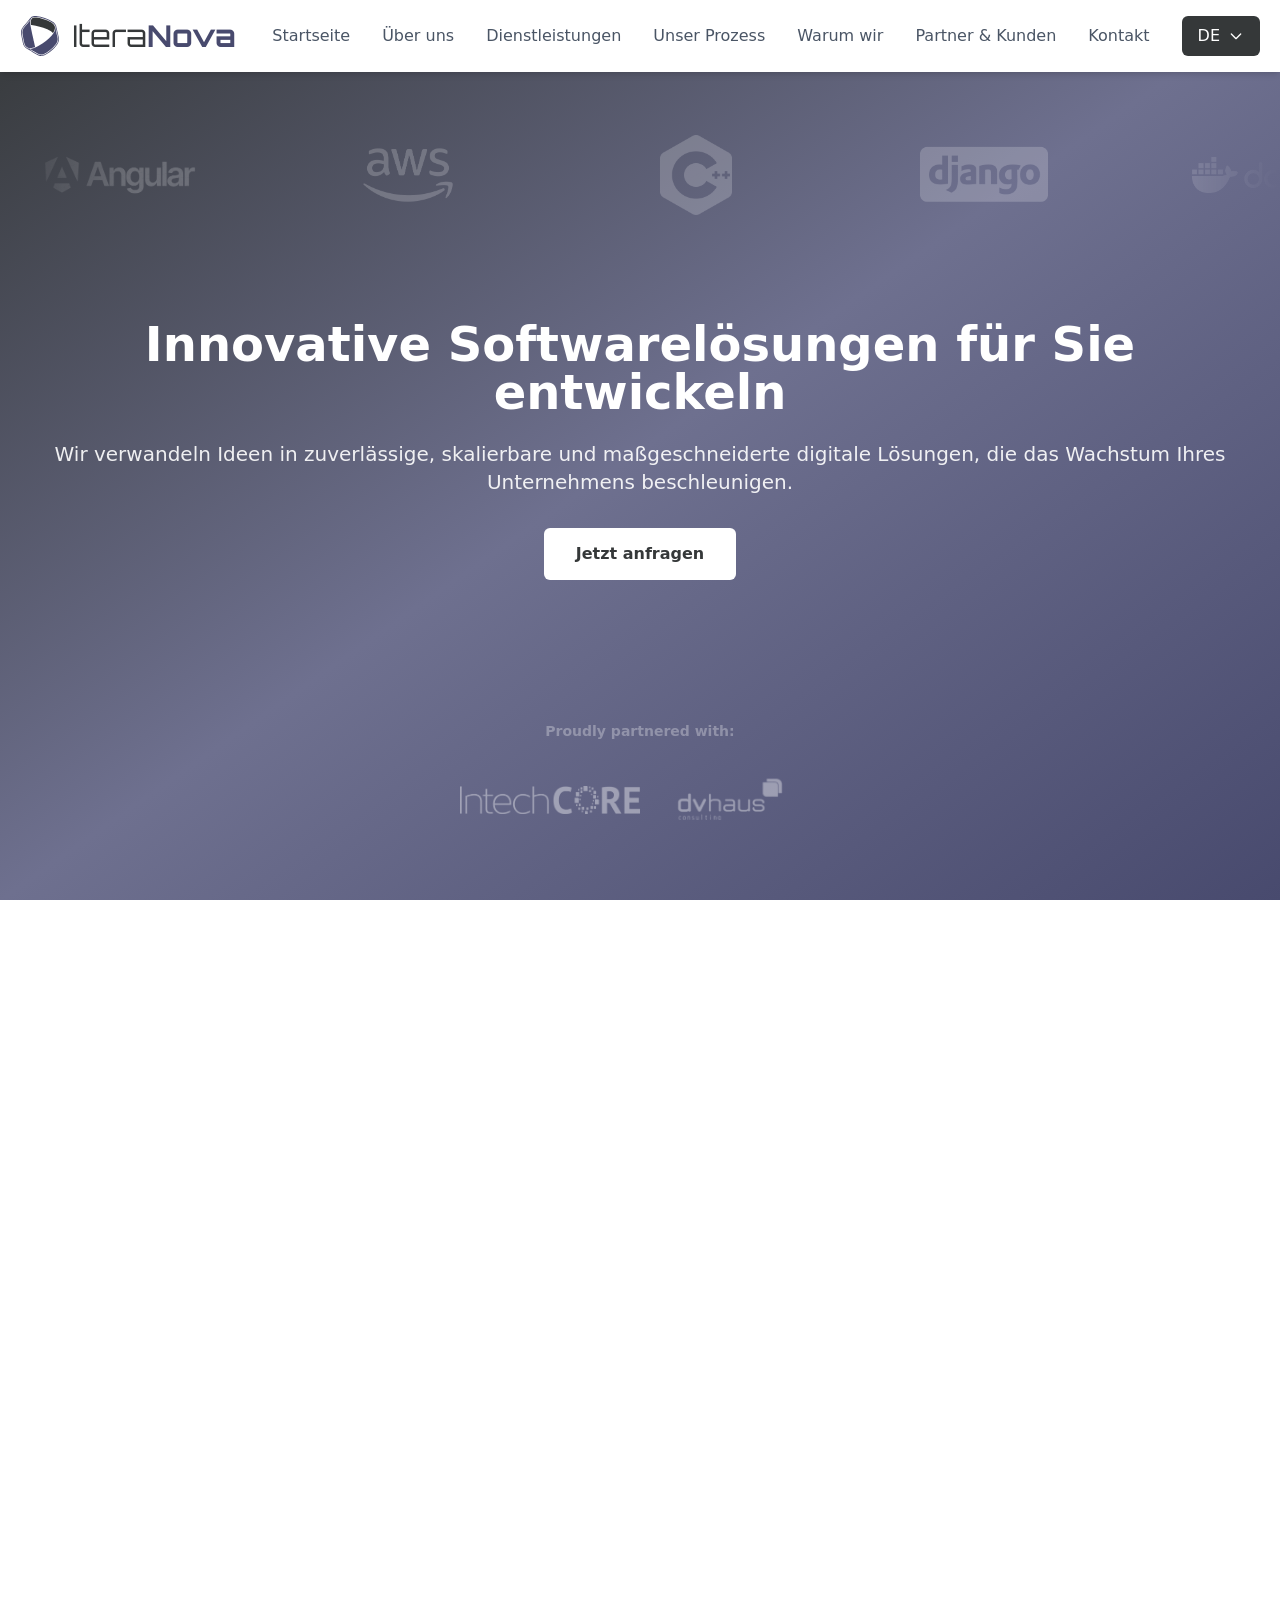
<file: de/index.html>
<!DOCTYPE html><html lang="de"> <head><meta charset="UTF-8"><meta name="viewport" content="width=device-width, initial-scale=1.0"><meta name="description" content="IteraNova — Softwareentwicklung, Daten-Engineering &#38; IT-Beratung."><meta name="robots" content="index, follow"><link rel="canonical" href="https://www.itera-nova.com/de/"><link rel="alternate" href="https://www.itera-nova.com/" hreflang="en"><link rel="alternate" href="https://www.itera-nova.com/de/" hreflang="de"><link rel="alternate" href="https://www.itera-nova.com/sl/" hreflang="sl"><link rel="alternate" href="https://www.itera-nova.com/" hreflang="x-default"><link rel="icon" type="image/png" sizes="16x16" href="/favicon/favicon-16x16.png"><link rel="icon" type="image/png" sizes="32x32" href="/favicon/favicon-32x32.png"><link rel="apple-touch-icon" sizes="180x180" href="/favicon/apple-touch-icon.png"><link rel="manifest" href="/favicon/site.webmanifest"><link rel="shortcut icon" href="/favicon/favicon.ico"><title>IteraNova - IT-Lösungen &amp; Softwareentwicklung</title><link rel="preconnect" href="https://fonts.googleapis.com"><link rel="preconnect" href="https://fonts.gstatic.com" crossorigin><link href="https://fonts.googleapis.com/css2?family=Orbitron:wght@400..900&display=swap" rel="stylesheet"><link rel="stylesheet" href="/_astro/Footer.D-HSqniV.css">
<style>.marquee[data-astro-cid-bbe6dxrz]{width:100%;overflow:hidden}.marquee-track[data-astro-cid-bbe6dxrz]{display:flex;width:max-content;gap:3rem}.marquee-item[data-astro-cid-bbe6dxrz]{flex:0 0 auto;display:flex;align-items:center;justify-content:center;min-width:120px}.marquee-left[data-astro-cid-bbe6dxrz] .marquee-track[data-astro-cid-bbe6dxrz]{animation:marquee-left 100s linear infinite}.marquee-right[data-astro-cid-bbe6dxrz] .marquee-track[data-astro-cid-bbe6dxrz]{animation:marquee-right 100s linear infinite;animation-delay:-25s}.marquee[data-astro-cid-bbe6dxrz]:hover .marquee-track[data-astro-cid-bbe6dxrz]{animation-play-state:paused}.fade-mask[data-astro-cid-bbe6dxrz]{-webkit-mask-image:linear-gradient(to right,transparent,black 10%,black 90%,transparent);mask-image:linear-gradient(to right,transparent,black 10%,black 90%,transparent)}@keyframes marquee-left{0%{transform:translate(0)}to{transform:translate(calc(-50% - 1.5rem))}}@keyframes marquee-right{0%{transform:translate(calc(-50% - 1.5rem))}to{transform:translate(0)}}@media(max-width:768px){.marquee-track[data-astro-cid-bbe6dxrz]{gap:2rem}.marquee-item[data-astro-cid-bbe6dxrz]{min-width:60px}.marquee-left[data-astro-cid-bbe6dxrz] .marquee-track[data-astro-cid-bbe6dxrz],.marquee-right[data-astro-cid-bbe6dxrz] .marquee-track[data-astro-cid-bbe6dxrz]{animation-duration:100s}}
</style></head> <body class="font-sans text-gray-800 overflow-x-hidden">  <nav class="fixed top-0 w-full bg-white shadow-md z-50 transition-all duration-300"> <div class="max-w-7xl mx-auto px-5"> <div class="flex justify-between items-center py-4"> <div class="shrink-0"> <a href="#home" class="flex items-center gap-3"> <img src="/logo3.svg" alt="IteraNova Logo" class="h-10 w-10 object-contain"> <h1 class="text-3xl font-brand"> <span class="font-normal text-primary-dark1">Itera</span><span class="font-bold text-primary-dark2">Nova</span> </h1> </a> </div>  <ul class="hidden md:flex gap-8 items-center list-none"> <li> <a href="#home" class="text-gray-600 hover:text-primary transition-colors duration-300 font-medium"> Startseite </a> </li><li> <a href="#about" class="text-gray-600 hover:text-primary transition-colors duration-300 font-medium"> Über uns </a> </li><li> <a href="#services" class="text-gray-600 hover:text-primary transition-colors duration-300 font-medium"> Dienstleistungen </a> </li><li> <a href="#process" class="text-gray-600 hover:text-primary transition-colors duration-300 font-medium"> Unser Prozess </a> </li><li> <a href="#whychooseus" class="text-gray-600 hover:text-primary transition-colors duration-300 font-medium"> Warum wir </a> </li><li> <a href="#partnersandclients" class="text-gray-600 hover:text-primary transition-colors duration-300 font-medium"> Partner &amp; Kunden </a> </li><li> <a href="#contact" class="text-gray-600 hover:text-primary transition-colors duration-300 font-medium"> Kontakt </a> </li> <li class="relative language-dropdown"> <button class="px-4 py-2 bg-primary text-white rounded-md hover:bg-primary-dark transition-all duration-300 flex items-center gap-2" id="language-button" aria-haspopup="true" aria-expanded="false"> DE <svg xmlns="http://www.w3.org/2000/svg" class="h-4 w-4" fill="none" viewBox="0 0 24 24" stroke="currentColor"> <path stroke-linecap="round" stroke-linejoin="round" stroke-width="2" d="M19 9l-7 7-7-7"></path> </svg> </button> <div class="absolute right-0 mt-2 w-40 bg-white rounded-md shadow-lg hidden" id="language-menu" role="menu" aria-orientation="vertical" aria-labelledby="language-button"> <a href="/" class="block px-4 py-2 text-sm text-gray-700 hover:bg-gray-100 transition-colors " role="menuitem"> English </a><a href="/de" class="block px-4 py-2 text-sm text-gray-700 hover:bg-gray-100 transition-colors bg-gray-50 font-semibold" role="menuitem"> Deutsch </a><a href="/sl" class="block px-4 py-2 text-sm text-gray-700 hover:bg-gray-100 transition-colors " role="menuitem"> Slovenščina </a> </div> </li> </ul>  <button id="mobile-menu-button" class="md:hidden flex flex-col justify-center items-center w-10 h-10 space-y-1.5" aria-label="Toggle menu" aria-expanded="false"> <span class="block w-6 h-0.5 bg-gray-600 transition-all duration-300"></span> <span class="block w-6 h-0.5 bg-gray-600 transition-all duration-300"></span> <span class="block w-6 h-0.5 bg-gray-600 transition-all duration-300"></span> </button> </div>  <div id="mobile-menu" class="md:hidden hidden overflow-hidden"> <ul class="flex flex-col py-4 space-y-2"> <li> <a href="#home" class="block py-2 text-gray-600 hover:text-primary hover:bg-gray-50 transition-colors duration-300 font-medium"> Startseite </a> </li><li> <a href="#about" class="block py-2 text-gray-600 hover:text-primary hover:bg-gray-50 transition-colors duration-300 font-medium"> Über uns </a> </li><li> <a href="#services" class="block py-2 text-gray-600 hover:text-primary hover:bg-gray-50 transition-colors duration-300 font-medium"> Dienstleistungen </a> </li><li> <a href="#process" class="block py-2 text-gray-600 hover:text-primary hover:bg-gray-50 transition-colors duration-300 font-medium"> Unser Prozess </a> </li><li> <a href="#whychooseus" class="block py-2 text-gray-600 hover:text-primary hover:bg-gray-50 transition-colors duration-300 font-medium"> Warum wir </a> </li><li> <a href="#partnersandclients" class="block py-2 text-gray-600 hover:text-primary hover:bg-gray-50 transition-colors duration-300 font-medium"> Partner &amp; Kunden </a> </li><li> <a href="#contact" class="block py-2 text-gray-600 hover:text-primary hover:bg-gray-50 transition-colors duration-300 font-medium"> Kontakt </a> </li> <li class="pt-2 border-t border-gray-200"> <div class="flex gap-2"> <a href="/" class="px-3 py-2 rounded-md text-sm transition-colors bg-gray-100 text-gray-700 hover:bg-gray-200"> EN </a><a href="/de" class="px-3 py-2 rounded-md text-sm transition-colors bg-primary text-white"> DE </a><a href="/sl" class="px-3 py-2 rounded-md text-sm transition-colors bg-gray-100 text-gray-700 hover:bg-gray-200"> SL </a> </div> </li> </ul> </div> </div> </nav> <script type="module">document.addEventListener("DOMContentLoaded",()=>{const o=document.getElementById("language-button"),s=document.getElementById("language-menu");o&&s&&(o.addEventListener("click",d=>{d.stopPropagation();const n=s.classList.contains("hidden");s.classList.toggle("hidden"),o.setAttribute("aria-expanded",n?"true":"false")}),document.addEventListener("click",()=>{s.classList.add("hidden"),o.setAttribute("aria-expanded","false")}),s.addEventListener("click",d=>{d.stopPropagation()}));const e=document.getElementById("mobile-menu-button"),a=document.getElementById("mobile-menu");e&&a&&(e.addEventListener("click",()=>{const n=a.classList.contains("hidden");a.classList.toggle("hidden"),e.setAttribute("aria-expanded",n?"true":"false");const t=e.querySelectorAll("span");n?(t[0].style.transform="rotate(45deg) translateY(8px)",t[1].style.opacity="0",t[2].style.transform="rotate(-45deg) translateY(-8px)"):(t[0].style.transform="rotate(0) translateY(0)",t[1].style.opacity="1",t[2].style.transform="rotate(0) translateY(0)")}),a.querySelectorAll("a").forEach(n=>{n.addEventListener("click",()=>{a.classList.add("hidden"),e.setAttribute("aria-expanded","false");const t=e.querySelectorAll("span");t[0].style.transform="rotate(0) translateY(0)",t[1].style.opacity="1",t[2].style.transform="rotate(0) translateY(0)"})}))});</script> <section id="home" class="h-screen grid items-center justify-center px-5 bg-primary-multi text-white relative overflow-hidden" data-astro-cid-bbe6dxrz> <!-- Top marquee --> <div class="absolute top-[15%] left-0 w-full overflow-hidden" data-astro-cid-bbe6dxrz> <div class="marquee marquee-left fade-mask h-50" data-astro-cid-bbe6dxrz> <div class="marquee-track" data-astro-cid-bbe6dxrz> <div class="marquee-item w-15 md:w-60" aria-hidden="false" data-astro-cid-bbe6dxrz> <img src="/_astro/Angular.Dodcws8J_znCuB.webp" alt="Angular" data-astro-cid-bbe6dxrz="true" loading="lazy" decoding="async" width="800" height="250" class="h-10 md:h-20 w-auto max-w-15 md:max-w-40 object-contain opacity-20"> </div><div class="marquee-item w-15 md:w-60" aria-hidden="false" data-astro-cid-bbe6dxrz> <img src="/_astro/Aws.CEtZJ-DZ_26lCjB.webp" alt="Aws" data-astro-cid-bbe6dxrz="true" loading="lazy" decoding="async" width="375" height="250" class="h-10 md:h-20 w-auto max-w-15 md:max-w-40 object-contain opacity-20"> </div><div class="marquee-item w-15 md:w-60" aria-hidden="false" data-astro-cid-bbe6dxrz> <img src="/_astro/Cpp.BKHJGJFh_ZbWUa5.webp" alt="Cpp" data-astro-cid-bbe6dxrz="true" loading="lazy" decoding="async" width="222" height="250" class="h-10 md:h-20 w-auto max-w-15 md:max-w-40 object-contain opacity-20"> </div><div class="marquee-item w-15 md:w-60" aria-hidden="false" data-astro-cid-bbe6dxrz> <img src="/_astro/Django.Xh4h8Cpt_Z2iKocJ.webp" alt="Django" data-astro-cid-bbe6dxrz="true" loading="lazy" decoding="async" width="400" height="250" class="h-10 md:h-20 w-auto max-w-15 md:max-w-40 object-contain opacity-20"> </div><div class="marquee-item w-15 md:w-60" aria-hidden="false" data-astro-cid-bbe6dxrz> <img src="/_astro/Docker.ByEVMYA4_HrgrV.webp" alt="Docker" data-astro-cid-bbe6dxrz="true" loading="lazy" decoding="async" width="1099" height="250" class="h-10 md:h-20 w-auto max-w-15 md:max-w-40 object-contain opacity-20"> </div><div class="marquee-item w-15 md:w-60" aria-hidden="false" data-astro-cid-bbe6dxrz> <img src="/_astro/DotNet.DXpCZulb_Z1bMX7T.webp" alt="DotNet" data-astro-cid-bbe6dxrz="true" loading="lazy" decoding="async" width="250" height="250" class="h-10 md:h-20 w-auto max-w-15 md:max-w-40 object-contain opacity-20"> </div><div class="marquee-item w-15 md:w-60" aria-hidden="false" data-astro-cid-bbe6dxrz> <img src="/_astro/Flask.CIBXVlTi_2RLyh.webp" alt="Flask" data-astro-cid-bbe6dxrz="true" loading="lazy" decoding="async" width="772" height="250" class="h-10 md:h-20 w-auto max-w-15 md:max-w-40 object-contain opacity-20"> </div><div class="marquee-item w-15 md:w-60" aria-hidden="false" data-astro-cid-bbe6dxrz> <img src="/_astro/Intellij.CFW9ny_o_Zp0nOU.webp" alt="Intellij" data-astro-cid-bbe6dxrz="true" loading="lazy" decoding="async" width="977" height="250" class="h-10 md:h-20 w-auto max-w-15 md:max-w-40 object-contain opacity-20"> </div><div class="marquee-item w-15 md:w-60" aria-hidden="false" data-astro-cid-bbe6dxrz> <img src="/_astro/Java.B8_2yGh4_2iK8ce.webp" alt="Java" data-astro-cid-bbe6dxrz="true" loading="lazy" decoding="async" width="400" height="250" class="h-10 md:h-20 w-auto max-w-15 md:max-w-40 object-contain opacity-20"> </div><div class="marquee-item w-15 md:w-60" aria-hidden="false" data-astro-cid-bbe6dxrz> <img src="/_astro/JavaFX.O3jMk_pc_1mURMB.webp" alt="JavaFX" data-astro-cid-bbe6dxrz="true" loading="lazy" decoding="async" width="599" height="250" class="h-10 md:h-20 w-auto max-w-15 md:max-w-40 object-contain opacity-20"> </div><div class="marquee-item w-15 md:w-60" aria-hidden="false" data-astro-cid-bbe6dxrz> <img src="/_astro/Js.DOV2DoU8_Z11RE19.webp" alt="Js" data-astro-cid-bbe6dxrz="true" loading="lazy" decoding="async" width="250" height="250" class="h-10 md:h-20 w-auto max-w-15 md:max-w-40 object-contain opacity-20"> </div><div class="marquee-item w-15 md:w-60" aria-hidden="false" data-astro-cid-bbe6dxrz> <img src="/_astro/Node.Bsf2GPvi_Z3mnTn.webp" alt="Node" data-astro-cid-bbe6dxrz="true" loading="lazy" decoding="async" width="408" height="250" class="h-10 md:h-20 w-auto max-w-15 md:max-w-40 object-contain opacity-20"> </div><div class="marquee-item w-15 md:w-60" aria-hidden="false" data-astro-cid-bbe6dxrz> <img src="/_astro/Python.D8zDEC0Z_1OqRon.webp" alt="Python" data-astro-cid-bbe6dxrz="true" loading="lazy" decoding="async" width="250" height="250" class="h-10 md:h-20 w-auto max-w-15 md:max-w-40 object-contain opacity-20"> </div><div class="marquee-item w-15 md:w-60" aria-hidden="false" data-astro-cid-bbe6dxrz> <img src="/_astro/Qt.CYhcaoFC_Z1ldcxC.webp" alt="Qt" data-astro-cid-bbe6dxrz="true" loading="lazy" decoding="async" width="250" height="250" class="h-10 md:h-20 w-auto max-w-15 md:max-w-40 object-contain opacity-20"> </div><div class="marquee-item w-15 md:w-60" aria-hidden="false" data-astro-cid-bbe6dxrz> <img src="/_astro/React.DDb9kb3Z_55DnD.webp" alt="React" data-astro-cid-bbe6dxrz="true" loading="lazy" decoding="async" width="271" height="250" class="h-10 md:h-20 w-auto max-w-15 md:max-w-40 object-contain opacity-20"> </div><div class="marquee-item w-15 md:w-60" aria-hidden="false" data-astro-cid-bbe6dxrz> <img src="/_astro/Rust.CmmblgQr_MV7wk.webp" alt="Rust" data-astro-cid-bbe6dxrz="true" loading="lazy" decoding="async" width="250" height="250" class="h-10 md:h-20 w-auto max-w-15 md:max-w-40 object-contain opacity-20"> </div><div class="marquee-item w-15 md:w-60" aria-hidden="false" data-astro-cid-bbe6dxrz> <img src="/_astro/Sql_data_base.CalHQulU_Z1zMn31.webp" alt="Sql_data_base" data-astro-cid-bbe6dxrz="true" loading="lazy" decoding="async" width="535" height="250" class="h-10 md:h-20 w-auto max-w-15 md:max-w-40 object-contain opacity-20"> </div><div class="marquee-item w-15 md:w-60" aria-hidden="false" data-astro-cid-bbe6dxrz> <img src="/_astro/Terraform.B_iLe5fg_Z19L2Id.webp" alt="Terraform" data-astro-cid-bbe6dxrz="true" loading="lazy" decoding="async" width="1039" height="250" class="h-10 md:h-20 w-auto max-w-15 md:max-w-40 object-contain opacity-20"> </div><div class="marquee-item w-15 md:w-60" aria-hidden="false" data-astro-cid-bbe6dxrz> <img src="/_astro/VS.BTWgcpSD_Z2mF1GA.webp" alt="VS" data-astro-cid-bbe6dxrz="true" loading="lazy" decoding="async" width="250" height="250" class="h-10 md:h-20 w-auto max-w-15 md:max-w-40 object-contain opacity-20"> </div><div class="marquee-item w-15 md:w-60" aria-hidden="false" data-astro-cid-bbe6dxrz> <img src="/_astro/Vue.B2dvmdlo_2q67Vn.webp" alt="Vue" data-astro-cid-bbe6dxrz="true" loading="lazy" decoding="async" width="289" height="250" class="h-10 md:h-20 w-auto max-w-15 md:max-w-40 object-contain opacity-20"> </div><div class="marquee-item w-15 md:w-60" aria-hidden="false" data-astro-cid-bbe6dxrz> <img src="/_astro/Windows.BwrWUUX3_Z1u0eq6.webp" alt="Windows" data-astro-cid-bbe6dxrz="true" loading="lazy" decoding="async" width="1142" height="250" class="h-10 md:h-20 w-auto max-w-15 md:max-w-40 object-contain opacity-20"> </div><div class="marquee-item w-15 md:w-60" aria-hidden="false" data-astro-cid-bbe6dxrz> <img src="/_astro/azure.DAjbPcJN_2o3XrD.webp" alt="azure" data-astro-cid-bbe6dxrz="true" loading="lazy" decoding="async" width="250" height="250" class="h-10 md:h-20 w-auto max-w-15 md:max-w-40 object-contain opacity-20"> </div><div class="marquee-item w-15 md:w-60" aria-hidden="false" data-astro-cid-bbe6dxrz> <img src="/_astro/unix.T7MReJzK_ZNjO2P.webp" alt="unix" data-astro-cid-bbe6dxrz="true" loading="lazy" decoding="async" width="610" height="250" class="h-10 md:h-20 w-auto max-w-15 md:max-w-40 object-contain opacity-20"> </div><div class="marquee-item w-15 md:w-60" aria-hidden="false" data-astro-cid-bbe6dxrz> <img src="/_astro/vmware.Bhaf3pa0_E3Uj8.webp" alt="vmware" data-astro-cid-bbe6dxrz="true" loading="lazy" decoding="async" width="1333" height="250" class="h-10 md:h-20 w-auto max-w-15 md:max-w-40 object-contain opacity-20"> </div> </div> </div> </div> <!-- Title --> <div class="absolute inset-0 z-10 flex items-center  justify-center px-5 mt-10 mb-10" data-astro-cid-bbe6dxrz> <div class="text-center" data-astro-cid-bbe6dxrz> <h2 class="text-3xl md:text-5xl font-bold mb-4 md:mb-6" data-astro-cid-bbe6dxrz>Innovative Softwarelösungen für Sie entwickeln</h2> <p class="text-base md:text-xl mb-6 md:mb-8 opacity-90" data-astro-cid-bbe6dxrz>Wir verwandeln Ideen in zuverlässige, skalierbare und maßgeschneiderte digitale Lösungen, die das Wachstum Ihres Unternehmens beschleunigen.</p> <a href="#contact" class="inline-block px-6 md:px-8 py-3 md:py-3.5 bg-white text-primary rounded-md font-semibold transition-all duration-300 hover:-translate-y-0.5 hover:shadow-lg text-sm md:text-base" data-astro-cid-bbe6dxrz> Jetzt anfragen </a> </div> </div> <!-- Bottom  --> <div class="absolute top-[80%] grid left-0 w-full overflow-hidden items-center justify-center" data-astro-cid-bbe6dxrz> <div class="text-center text-white opacity-30 h-5" data-astro-cid-bbe6dxrz> <p class="text-sm md:text-l leading-snug md:leading-relaxed" data-astro-cid-bbe6dxrz><strong data-astro-cid-bbe6dxrz>Proudly partnered with:</strong></p> </div> <div class="h-20 flex flex-wrap items-center" data-astro-cid-bbe6dxrz> <div class="w-auto max-w-20 md:max-w-45" data-astro-cid-bbe6dxrz> <img src="/_astro/IntechCore.DZ2N7WtN_Z2hpWbM.webp" alt="IntechCore GmbH" data-astro-cid-bbe6dxrz="true" loading="lazy" decoding="async" width="1600" height="250" class="h-10 md:h-30 w-auto max-w-20 md:max-w-45 object-contain opacity-40"> </div><div class="w-auto max-w-20 md:max-w-45" data-astro-cid-bbe6dxrz> <img src="/_astro/dvhaus.gQdGa1NX_Z2cBlvu.webp" alt="dvhaus GmbH" data-astro-cid-bbe6dxrz="true" loading="lazy" decoding="async" width="750" height="250" class="h-10 md:h-30 w-auto max-w-20 md:max-w-45 object-contain opacity-40"> </div> </div> </div> </section> <section id="about" class="min-h-screen flex items-center justify-center px-5 py-20 md:py-0 bg-white"> <div class="max-w-7xl mx-auto"> <h2 class="text-3xl md:text-4xl font-bold text-center mb-8 md:mb-12 text-gray-900">Über uns</h2> <div class="max-w-4xl mx-auto"> <p class="text-base md:text-lg text-justify leading-relaxed mb-6 text-gray-600">Wir sind ein Technologiepartner mit Fokus darauf, <strong>Ideen schnell in die Realität umzusetzen</strong>. Von <strong>schnellen MVPs und Prototypen</strong> bis zu voll skalierbaren Lösungen helfen wir Ihnen, <strong>Konzepte früh zu validieren</strong> und mit Sicherheit weiterzugehen.</p><p class="text-base md:text-lg text-justify leading-relaxed mb-6 text-gray-600">Neben der Umsetzung arbeiten wir mit Ihnen daran, <strong>das größere Bild zu verstehen</strong>. Wir helfen dabei, <strong>Herausforderungen zu erkennen, Ziele zu schärfen</strong> und <strong>die richtige Strategie zu definieren</strong>, noch bevor die erste Zeile Code geschrieben wird, damit Sie <strong>das bauen, was wirklich zählt</strong>.</p><p class="text-base md:text-lg text-justify leading-relaxed mb-6 text-gray-600">Unser Team verbindet <strong>technische Expertise</strong> mit <strong>pragmatischer Problemlösung</strong>, um <strong>effiziente, sichere und zukunftsfähige Lösungen</strong> zu liefern. Ob Sie ein Startup gründen oder ein etabliertes Unternehmen skalieren, wir entwickeln mit Ihnen Technologie, die <strong>echten Fortschritt schafft</strong>.</p> </div> </div> </section> <section id="services" class="min-h-screen flex items-center justify-center px-5 py-20 bg-gray-50"> <div id="service-section" class="max-w-7xl mx-auto w-full"> <h2 class="text-3xl md:text-4xl font-bold text-center mb-8 md:mb-12 text-gray-900">Unsere Dienstleistungen</h2>  <div class="mb-8"> <div class="service-card bg-primary-multi text-white p-10  rounded-lg shadow-lg hover:shadow-2xl transition-all duration-300 max-w-6xl mx-auto cursor-pointer" data-title="Desktop-Softwareentwicklung" data-details="Wir entwickeln leistungsstarke Desktop-Anwendungen mit Java (JavaFX) sowie C/C++ mit Frameworks wie Qt für Windows-, Linux- und macOS-Umgebungen. Ob bestehende Tools modernisiert oder neue Systeme von Grund auf aufgebaut werden, wir konzentrieren uns auf Stabilität, Reaktionsfähigkeit und eine nahtlose Integration in Ihre Infrastruktur."> <h3 class="text-2xl font-bold mb-3">Desktop-Softwareentwicklung</h3> <p class="text-lg leading-relaxed opacity-95">Wir entwickeln robuste Desktop-Anwendungen, die auf Ihre Arbeitsabläufe zugeschnitten sind, ob interne Tools oder komplexe Geschäftssysteme, bei denen Leistung und Zuverlässigkeit entscheidend sind.</p> </div> </div>  <div class="grid grid-cols-1 md:grid-cols-2 gap-6 md:gap-8 max-w-6xl mx-auto"> <div class="service-card bg-white p-6 md:p-8 rounded-lg shadow-md hover:shadow-xl transition-shadow duration-300 cursor-pointer" data-title="Backend- und Cloud-Softwareentwicklung" data-details="Wir bauen Backend-Plattformen mit Java, Python und Node.js auf AWS und Azure und wählen für jeden Anwendungsfall die passende Architektur, sei es mit Microservices für modulare Skalierbarkeit oder serverlosen Komponenten für Geschwindigkeit und operative Effizienz. Mit Docker und Terraform schaffen wir sichere, wartbare Umgebungen, die langfristiges Wachstum und sich weiterentwickelnde Produktanforderungen unterstützen."> <h3 class="text-lg md:text-xl font-semibold mb-2 md:mb-3 text-gray-900">Backend- und Cloud-Softwareentwicklung</h3> <p class="text-sm md:text-base text-gray-600 leading-relaxed">Wir konzipieren und entwickeln cloud-native Backend-Systeme, von APIs und Microservices bis zu serverlosen Lösungen, die auf Skalierbarkeit und Zuverlässigkeit ausgelegt sind.</p> </div><div class="service-card bg-white p-6 md:p-8 rounded-lg shadow-md hover:shadow-xl transition-shadow duration-300 cursor-pointer" data-title="Proof of Concept" data-details="Wir helfen Ihnen, schnell von der Idee zu einer funktionierenden Lösung zu gelangen, entweder durch ein fokussiertes Team oder einen einzelnen Full-Stack-Entwickler. Wir starten mit einem Proof of Concept, validieren die wichtigsten Annahmen und entwickeln ihn dann zu einem Prototyp oder MVP weiter. So können Sie die Machbarkeit testen, frühes Feedback einholen und fundierte Entscheidungen über die nächsten Projektschritte treffen."> <h3 class="text-lg md:text-xl font-semibold mb-2 md:mb-3 text-gray-900">Proof of Concept</h3> <p class="text-sm md:text-base text-gray-600 leading-relaxed">Wir validieren Ihre Ideen früh, indem wir die technische Machbarkeit nachweisen und sie schnell zu nutzbaren Prototypen und MVPs weiterentwickeln.</p> </div><div class="service-card bg-white p-6 md:p-8 rounded-lg shadow-md hover:shadow-xl transition-shadow duration-300 cursor-pointer" data-title="Data Engineering" data-details="Wir entwerfen und implementieren Datenpipelines und Datenverarbeitungssysteme mit Python und modernen Datenwerkzeugen auf AWS oder Azure. Unser Fokus liegt darauf, Ihre Daten zugänglich, aussagekräftig und leicht verständlich zu machen. Wir verschieben und transformieren Daten nicht nur, wir helfen Ihnen, sie wirklich zu verstehen."> <h3 class="text-lg md:text-xl font-semibold mb-2 md:mb-3 text-gray-900">Data Engineering</h3> <p class="text-sm md:text-base text-gray-600 leading-relaxed">Wir bauen zuverlässige Datenpipelines und Machine-Learning-Modelle, die Rohdaten in etwas verwandeln, das Sie wirklich verstehen und mit voller Sicherheit nutzen können.</p> </div><div class="service-card bg-white p-6 md:p-8 rounded-lg shadow-md hover:shadow-xl transition-shadow duration-300 cursor-pointer" data-title="IT-Beratung" data-details="Wir bieten praxisnahe Beratung in den Bereichen Systemarchitektur, Cloud-Einführung und Performance-Optimierung. Mit Erfahrung in Java, C/C++, Python, AWS, Azure und DevOps-Praktiken liefern wir klare, umsetzbare Empfehlungen, die langfristige Stabilität und Wachstum unterstützen."> <h3 class="text-lg md:text-xl font-semibold mb-2 md:mb-3 text-gray-900">IT-Beratung</h3> <p class="text-sm md:text-base text-gray-600 leading-relaxed">Wir helfen Ihnen, praktische Technologie Entscheidungen zu treffen, von Architektur- und Stack-Fragen bis zu Skalierungsstrategien, orientiert an Ihren Geschäftszielen statt an Trends.</p> </div><div class="service-card bg-white p-6 md:p-8 rounded-lg shadow-md hover:shadow-xl transition-shadow duration-300 cursor-pointer" data-title="UI/UX-Design" data-details="Unser Designprozess kombiniert Nutzerforschung, Wireframing und interaktives Prototyping, um Erlebnisse zu schaffen, die leicht zu verstehen und einfach zu bedienen sind. Wir arbeiten typischerweise mit Tools wie Figma und unterstützen die Umsetzung für Web- und Desktop-Umgebungen mit Angular, React, Vue, Qt und JavaFX, damit die Konsistenz vom Konzept bis zum fertigen Produkt erhalten bleibt."> <h3 class="text-lg md:text-xl font-semibold mb-2 md:mb-3 text-gray-900">UI/UX-Design</h3> <p class="text-sm md:text-base text-gray-600 leading-relaxed">Wir gestalten Oberflächen, die nicht nur visuell klar sind, sondern auch intuitiv, effizient und daran ausgerichtet, wie Nutzer tatsächlich arbeiten.</p> </div><div class="service-card bg-white p-6 md:p-8 rounded-lg shadow-md hover:shadow-xl transition-shadow duration-300 cursor-pointer" data-title="DevOps &#38; Automatisierung" data-details="Wir implementieren DevOps-Praktiken, die verbessern, wie Sie Software entwickeln, bereitstellen und betreiben. Mit Docker für Containerisierung, Tools wie Terraform für Infrastructure as Code und Cloud-Plattformen wie AWS und Azure schaffen wir automatisierte, verlässliche Pipelines, die schnellere und sicherere Releases unterstützen."> <h3 class="text-lg md:text-xl font-semibold mb-2 md:mb-3 text-gray-900">DevOps &amp; Automatisierung</h3> <p class="text-sm md:text-base text-gray-600 leading-relaxed">Wir optimieren Ihren Delivery-Prozess mit Automatisierung, CI/CD-Pipelines und Infrastruktur, die manuelle Arbeit reduziert und die Zuverlässigkeit verbessert.</p> </div> </div>  </div> </section> <div id="service-details" class="hidden fixed inset-0 z-50 flex items-center justify-center"> <div id="modal-content" class="relative bg-primary-light2 opacity-90 transparency-70 text-gray-100 p-6 md:p-8 rounded-lg shadow-xl transition-all duration-300 max-w-3xl w-full mx-4"> <h3 id="detail-title" class="text-2xl font-bold mb-3"></h3> <p id="detail-text" class="text-base md:text-lg leading-relaxed opacity-95"></p> </div> </div> <script type="module">const i=document.querySelectorAll(".service-card"),e=document.getElementById("service-details"),c=document.getElementById("modal-content"),a=document.getElementById("detail-title"),o=document.getElementById("detail-text"),s=document.getElementById("service-section");let n=null;i.forEach(t=>{t.addEventListener("click",()=>{const d=t.dataset.title,l=t.dataset.details;if(n===t){e.classList.add("hidden"),n=null;return}a.textContent=d||"",o.textContent=l||"",s?.classList.add("blur-sm"),e.classList.remove("hidden"),n=t})});e.addEventListener("click",t=>{c?.contains(t.target)||(e.classList.add("hidden"),s?.classList.remove("blur-sm"))});</script> <section id="process" class="min-h-screen flex items-center justify-center px-5 py-20 md:py-0 bg-white"> <div class="max-w-7xl mx-auto"> <h2 class="text-3xl md:text-4xl font-bold text-center mb-8 md:mb-12 text-gray-900">Unser Prozess</h2> <div class="grid grid-cols-1 md:grid-cols-5 gap-6"> <div class="relative"> <div class="bg-primary-multi text-white p-6 rounded-lg shadow-md hover:shadow-xl transition-all duration-300"> <div class="text-3xl font-bold mb-2 opacity-90">1</div> <h3 class="text-lg font-semibold mb-2">Entdeckung</h3> <p class="text-sm opacity-90">Wir beginnen damit, Ihre Ziele, Herausforderungen und Erwartungen klar zu verstehen, damit von Anfang an definiert ist, wie Erfolg aussieht.</p> </div> <div class="hidden md:block absolute top-1/2 -right-7 transform -translate-y-1/2 z-10"> <svg class="w-8 h-8 text-primary drop-shadow-lg" fill="currentColor" viewBox="0 0 24 24"> <path d="M12 4l-1.41 1.41L16.17 11H4v2h12.17l-5.58 5.59L12 20l8-8z"></path> </svg> </div> </div><div class="relative"> <div class="bg-primary-multi text-white p-6 rounded-lg shadow-md hover:shadow-xl transition-all duration-300"> <div class="text-3xl font-bold mb-2 opacity-90">2</div> <h3 class="text-lg font-semibold mb-2">Planung</h3> <p class="text-sm opacity-90">Wir gestalten eine praxisnahe Roadmap mit klaren Prioritäten, Zeitplänen und einer technischen Ausrichtung, die auf Ihre konkreten Anforderungen zugeschnitten ist.</p> </div> <div class="hidden md:block absolute top-1/2 -right-7 transform -translate-y-1/2 z-10"> <svg class="w-8 h-8 text-primary drop-shadow-lg" fill="currentColor" viewBox="0 0 24 24"> <path d="M12 4l-1.41 1.41L16.17 11H4v2h12.17l-5.58 5.59L12 20l8-8z"></path> </svg> </div> </div><div class="relative"> <div class="bg-primary-multi text-white p-6 rounded-lg shadow-md hover:shadow-xl transition-all duration-300"> <div class="text-3xl font-bold mb-2 opacity-90">3</div> <h3 class="text-lg font-semibold mb-2">Prototyping</h3> <p class="text-sm opacity-90">Wir verwandeln Ideen in greifbare Konzepte, testen zentrale Annahmen frühzeitig und verfeinern die Nutzererfahrung, bevor die eigentliche Entwicklung beginnt.</p> </div> <div class="hidden md:block absolute top-1/2 -right-7 transform -translate-y-1/2 z-10"> <svg class="w-8 h-8 text-primary drop-shadow-lg" fill="currentColor" viewBox="0 0 24 24"> <path d="M12 4l-1.41 1.41L16.17 11H4v2h12.17l-5.58 5.59L12 20l8-8z"></path> </svg> </div> </div><div class="relative"> <div class="bg-primary-multi text-white p-6 rounded-lg shadow-md hover:shadow-xl transition-all duration-300"> <div class="text-3xl font-bold mb-2 opacity-90">4</div> <h3 class="text-lg font-semibold mb-2">Entwicklung</h3> <p class="text-sm opacity-90">Wir entwickeln zuverlässige, skalierbare Lösungen mit sauberer Architektur und Fokus auf Performance, Sicherheit und langfristige Wartbarkeit.</p> </div> <div class="hidden md:block absolute top-1/2 -right-7 transform -translate-y-1/2 z-10"> <svg class="w-8 h-8 text-primary drop-shadow-lg" fill="currentColor" viewBox="0 0 24 24"> <path d="M12 4l-1.41 1.41L16.17 11H4v2h12.17l-5.58 5.59L12 20l8-8z"></path> </svg> </div> </div><div class="relative"> <div class="bg-primary-multi text-white p-6 rounded-lg shadow-md hover:shadow-xl transition-all duration-300"> <div class="text-3xl font-bold mb-2 opacity-90">5</div> <h3 class="text-lg font-semibold mb-2">Lieferung</h3> <p class="text-sm opacity-90">Wir bereiten alles für den Launch vor und sorgen für einen reibungslosen Rollout, damit das Endprodukt sowohl technische als auch geschäftliche Erwartungen erfüllt.</p> </div> <div class="hidden md:block absolute top-1/2 -right-7 transform -translate-y-1/2 z-10"> <svg class="w-8 h-8 text-primary drop-shadow-lg" fill="currentColor" viewBox="0 0 24 24"> <path d="M12 4l-1.41 1.41L16.17 11H4v2h12.17l-5.58 5.59L12 20l8-8z"></path> </svg> </div> </div><div class="relative"> <div class="bg-primary-multi text-white p-6 rounded-lg shadow-md hover:shadow-xl transition-all duration-300"> <div class="text-3xl font-bold mb-2 opacity-90">6</div> <h3 class="text-lg font-semibold mb-2">Support</h3> <p class="text-sm opacity-90">Auch nach dem Release bleiben wir eingebunden und kümmern uns um Wartung, Verbesserungen und Updates, während sich Ihr Produkt weiterentwickelt.</p> </div>  </div> </div> </div> </section> <section id="whychooseus" class="min-h-screen flex items-center justify-center px-5 py-20 md:py-0 bg-gray-50"> <div class="max-w-7xl mx-auto"> <h2 class="text-3xl md:text-4xl font-bold text-center mb-8 md:mb-12 text-gray-900">Warum uns wählen</h2> <div class="max-w-4xl mx-auto"> <div class="grid grid-cols-1 md:grid-cols-2 gap-4 md:gap-6"> <div class="reason grid items-center gap-4 bg-white p-5 md:p-6 rounded-lg shadow-md cursor-pointer hover:shadow-xl transition-shadow duration-300 group"> <div class="flex items-center gap-4"> <div class="flex-shrink-0"> <div class="w-12 h-12 bg-primary-light2/30 rounded-full flex items-center justify-center group-hover:bg-primary-light/50 transition-colors duration-300"> <span class="text-xl md:text-2xl">👥</span> </div> </div> <div class="flex-1"> <h3 class="text-base md:text-lg font-semibold text-gray-900">Professionelles und leidenschaftliches Team</h3> </div> </div> <div class="details mt-2 text-sm text-gray-600"> <p>Ein erfahrenes Team, das von Kompetenz, Engagement und echter Leidenschaft für herausragende Ergebnisse getragen wird.</p> </div> </div><div class="reason grid items-center gap-4 bg-white p-5 md:p-6 rounded-lg shadow-md cursor-pointer hover:shadow-xl transition-shadow duration-300 group"> <div class="flex items-center gap-4"> <div class="flex-shrink-0"> <div class="w-12 h-12 bg-primary-light2/30 rounded-full flex items-center justify-center group-hover:bg-primary-light/50 transition-colors duration-300"> <span class="text-xl md:text-2xl">💬</span> </div> </div> <div class="flex-1"> <h3 class="text-base md:text-lg font-semibold text-gray-900">Transparente Kommunikation</h3> </div> </div> <div class="details mt-2 text-sm text-gray-600"> <p>Offene, ehrliche und klare Kommunikation in jeder Phase, damit alle Beteiligten abgestimmt und informiert bleiben.</p> </div> </div><div class="reason grid items-center gap-4 bg-white p-5 md:p-6 rounded-lg shadow-md cursor-pointer hover:shadow-xl transition-shadow duration-300 group"> <div class="flex items-center gap-4"> <div class="flex-shrink-0"> <div class="w-12 h-12 bg-primary-light2/30 rounded-full flex items-center justify-center group-hover:bg-primary-light/50 transition-colors duration-300"> <span class="text-xl md:text-2xl">⏰</span> </div> </div> <div class="flex-1"> <h3 class="text-base md:text-lg font-semibold text-gray-900">Pünktliche Lieferung</h3> </div> </div> <div class="details mt-2 text-sm text-gray-600"> <p>Verlässliche Umsetzung mit einem klaren Anspruch, Termine einzuhalten, ohne Kompromisse bei der Qualität einzugehen.</p> </div> </div><div class="reason grid items-center gap-4 bg-white p-5 md:p-6 rounded-lg shadow-md cursor-pointer hover:shadow-xl transition-shadow duration-300 group"> <div class="flex items-center gap-4"> <div class="flex-shrink-0"> <div class="w-12 h-12 bg-primary-light2/30 rounded-full flex items-center justify-center group-hover:bg-primary-light/50 transition-colors duration-300"> <span class="text-xl md:text-2xl">🎯</span> </div> </div> <div class="flex-1"> <h3 class="text-base md:text-lg font-semibold text-gray-900">Fokus auf Qualität und Innovation</h3> </div> </div> <div class="details mt-2 text-sm text-gray-600"> <p>Ständiges Streben nach Exzellenz durch hohe Standards und zukunftsorientierte, innovative Lösungen.</p> </div> </div> </div> </div> </div> </section> <section id="partnersandclients" class="min-h-screen flex items-center justify-center px-5 py-20 md:py-0 bg-white"> <div class="max-w-7xl mx-auto"> <h2 class="text-3xl md:text-4xl font-bold text-center mb-8 md:mb-12 text-gray-900">Unsere Partner und Kunden</h2> <div class="mx-auto grid items-center justify-center"> <div class="mx-auto grid grid-cols-1 gap-4 justify-center md:grid-cols-[repeat(auto-fit,minmax(16rem,1fr))] max-w-[calc(4*16rem+3*1rem)]"> <div class="h-40 md:w-14rem rounded-lg bg-gray-300 p-4 transition-shadow duration-300 hover:shadow-2xl md:h-35"> <a target="_blank" rel="noopener noreferrer" href="https://intechcore.com/en/" id="IntechCore GmbH" class="flex flex-col h-full items-center justify-center"> <img src="/IClogo.svg" class="h-full object-contain max-w-48 md:max-w-48" alt="IntechCore GmbH"> <p class="mt-auto text-center text-blue-800"><u>IntechCore GmbH</u></p> </a> </div><div class="h-40 md:w-14rem rounded-lg bg-gray-300 p-4 transition-shadow duration-300 hover:shadow-2xl md:h-35"> <a target="_blank" rel="noopener noreferrer" href="https://www.dvhaus.de/" id="dvhaus GmbH" class="flex flex-col h-full items-center justify-center"> <img src="/dvhaus-logo.png" class="h-full object-contain max-w-48 md:max-w-48" alt="dvhaus GmbH"> <p class="mt-auto text-center text-blue-800"><u>dvhaus GmbH</u></p> </a> </div> </div> </div> </div> </section> <section id="contact" class="min-h-screen flex items-center justify-center px-5 py-20 md:py-0 bg-gray-50"> <div class="max-w-7xl mx-auto w-full"> <h2 class="text-3xl md:text-4xl font-bold text-center mb-8 md:mb-12 text-gray-900">Kontakt aufnehmen</h2> <div class="grid grid-cols-1 lg:grid-cols-2 gap-8 md:gap-12 max-w-5xl mx-auto"> <div> <h3 class="text-xl md:text-2xl font-semibold mb-3 md:mb-4 text-gray-900">Kontaktinformationen</h3> <p class="text-sm md:text-base text-gray-600 leading-relaxed mb-4 md:mb-6">Bereit, Ihr Projekt zu starten? Kontaktieren Sie uns noch heute, um zu besprechen, wie wir Ihre Ideen in die Realität umsetzen können.</p> <div class="mt-6 md:mt-8"> <div class="flex mb-3 text-sm md:text-base"> <strong class="w-20">E-Mail:</strong> <div> <div>info@itera-nova.com</div> </div> </div> <div class="flex mb-3 text-sm md:text-base"> <strong class="w-20">Adresse:</strong> <div> <div>Drevesniška ulica 29A</div> <div>2327 Rače, Slowenien</div> </div> </div> </div> </div> <div> <form id="contact-form" class="flex flex-col gap-3 md:gap-4"> <!-- Web3Forms Access Key --> <input type="hidden" name="access_key" value="7d427841-eb34-45d6-a3e8-0e5fc35bd9d3"> <!-- Redirect after submission (optional) --> <input type="hidden" name="redirect" value="false"> <!-- Email recipient --> <input type="hidden" name="to_email" value="info@itera-nova.com"> <input type="text" name="name" placeholder="Ihr Name" required class="px-3 md:px-3.5 py-3 md:py-3.5 border border-gray-300 rounded-md text-sm md:text-base font-sans transition-colors duration-300 focus:outline-none focus:border-primary"> <input type="email" name="email" placeholder="Ihre E-Mail" required class="px-3 md:px-3.5 py-3 md:py-3.5 border border-gray-300 rounded-md text-sm md:text-base font-sans transition-colors duration-300 focus:outline-none focus:border-primary"> <input type="text" name="subject" placeholder="Betreff" required class="px-3 md:px-3.5 py-3 md:py-3.5 border border-gray-300 rounded-md text-sm md:text-base font-sans transition-colors duration-300 focus:outline-none focus:border-primary"> <textarea name="message" placeholder="Ihre Nachricht" rows="5" required class="px-3 md:px-3.5 py-3 md:py-3.5 border border-gray-300 rounded-md text-sm md:text-base font-sans resize-y transition-colors duration-300 focus:outline-none focus:border-primary"></textarea> <!-- Status message --> <div id="form-status" class="hidden text-sm md:text-base p-3 rounded-md"></div> <button type="submit" id="submit-button" class="px-6 md:px-8 py-3 md:py-3.5 bg-primary text-white rounded-md font-semibold transition-colors duration-300 hover:bg-primary-dark cursor-pointer border-none text-sm md:text-base"> Nachricht senden </button> </form> </div> </div> </div> </section> <script type="module">document.addEventListener("DOMContentLoaded",()=>{const s=document.getElementById("contact-form"),e=document.getElementById("submit-button"),t=document.getElementById("form-status");s&&(s.addEventListener("submit",async a=>{a.preventDefault(),e.disabled=!0,e.textContent="Sending...",t.classList.add("hidden");try{const n=new FormData(s),o=await(await fetch("https://api.web3forms.com/submit",{method:"POST",body:n})).json();if(o.success)t.textContent="Message sent successfully! We'll get back to you soon.",t.className="text-sm md:text-base p-3 rounded-md bg-green-100 text-green-800 border border-green-300",t.classList.remove("hidden"),s.reset();else throw new Error(o.message||"Failed to send message")}catch(n){t.textContent="Failed to send message. Please try again or email us directly at info@itera-nova.com",t.className="text-sm md:text-base p-3 rounded-md bg-red-100 text-red-800 border border-red-300",t.classList.remove("hidden"),console.error("Form submission error:",n)}finally{e.disabled=!1,e.textContent=e.getAttribute("data-original-text")||"Send Message"}}),e.setAttribute("data-original-text",e.textContent||"Send Message"))});</script> <section id="footer" class="min-h-[60vh] flex items-center justify-center bg-gray-900 text-white px-5 py-20 md:py-0"> <div class="max-w-7xl mx-auto"> <div class="grid grid-cols-1 md:grid-cols-4 gap-8 md:gap-12 mb-8"> <div class="text-left"> <div class="text-sm md:text-base space-y-1"> <h1 class="text-3xl font-brand"> <span class="font-normal text-primary-light1">Itera</span><span class="font-bold text-primary-light2">Nova</span> </h1> </div> </div> <!-- Address Section --> <div class="text-left"> <h3 class="text-xl md:text-2xl font-bold mb-4 md:mb-6">Adresse</h3> <div class="text-sm md:text-base space-y-1"> <p>Drevesniška ulica 29A</p> <p>2327 Rače</p> <p>Slowenien</p> </div> </div> <!-- Contact Section --> <div class="text-left"> <h3 class="text-xl md:text-2xl font-bold mb-4 md:mb-6">Kontakt</h3> <div class="text-sm md:text-base space-y-1"> <p>E-Mail: <a href="mailto:info@itera-nova.com" class="hover:text-primary transition-colors">info@itera-nova.com</a></p> <p>Telefon: +386 31 459 816</p> </div> </div> <!-- Impressum Section --> <div class="text-left"> <h3 class="text-xl md:text-2xl font-bold mb-4 md:mb-6">Impressum</h3> <div class="text-sm md:text-base space-y-1"> <a href="/de/privacy/" class="hover:text-primary transition-colors">Datenschutzerklärung</a> <br> <a href="/de/legal/" class="hover:text-primary transition-colors">Impressum</a> </div> </div> </div> <!-- Copyright --> <div class="border-t border-gray-700 pt-6 md:pt-8 text-center"> <p class="text-sm md:text-base mb-3">© 2025-2026 IteraNova. Alle Rechte vorbehalten.</p> <p class="text-sm md:text-base mb-3">Registrierungsnummer: 7340265000</p> <p class="text-sm md:text-base mb-3">USt-IdNr.: SI89513061</p> </div> </div> </section> </body></html>
</file>
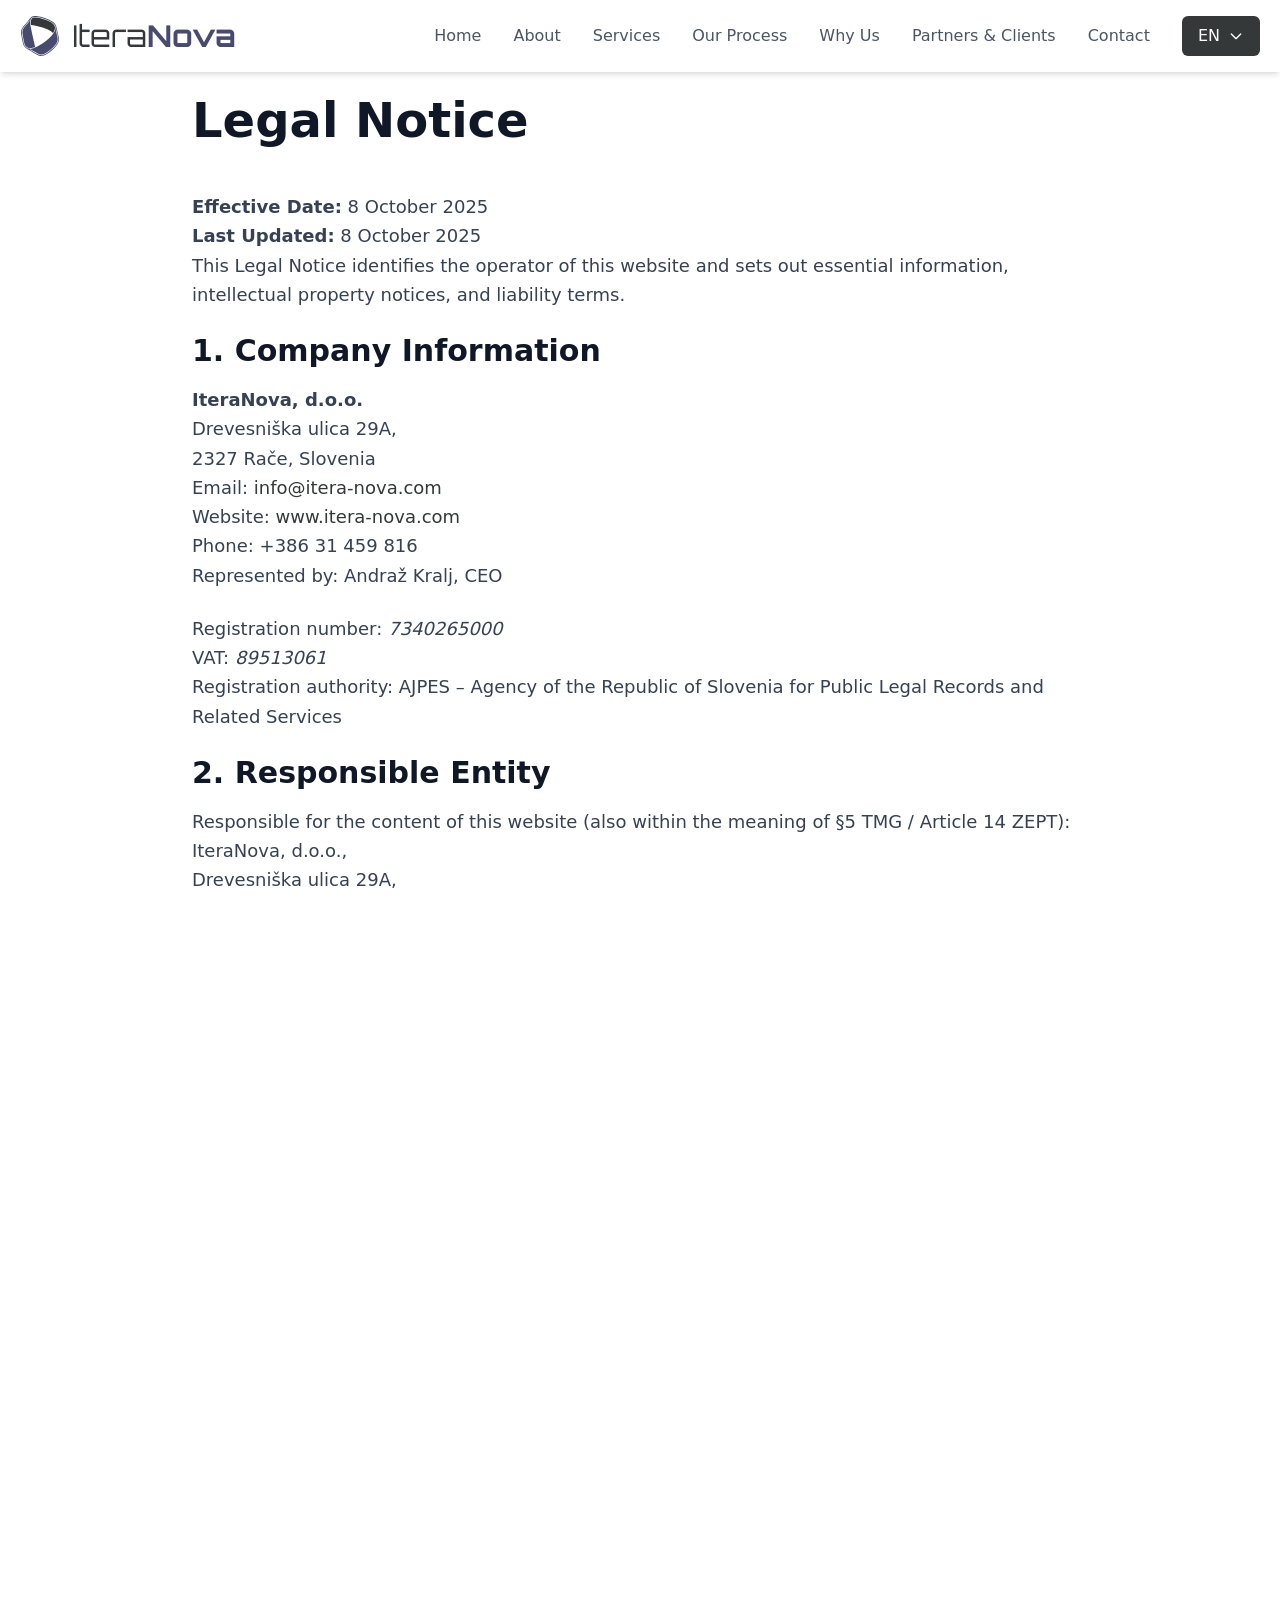
<file: legal/index.html>
<!DOCTYPE html><html lang="en"> <head><meta charset="UTF-8"><meta name="viewport" content="width=device-width, initial-scale=1.0"><meta name="description" content="Legal Notice for IteraNova"><meta name="robots" content="index, follow"><link rel="canonical" href="https://www.itera-nova.com/"><link rel="alternate" href="https://www.itera-nova.com/" hreflang="en"><link rel="alternate" href="https://www.itera-nova.com/de/" hreflang="de"><link rel="alternate" href="https://www.itera-nova.com/sl/" hreflang="sl"><link rel="alternate" href="https://www.itera-nova.com/" hreflang="x-default"><link rel="icon" type="image/png" sizes="16x16" href="/favicon/favicon-16x16.png"><link rel="icon" type="image/png" sizes="32x32" href="/favicon/favicon-32x32.png"><link rel="apple-touch-icon" sizes="180x180" href="/favicon/apple-touch-icon.png"><link rel="manifest" href="/favicon/site.webmanifest"><link rel="shortcut icon" href="/favicon/favicon.ico"><title>Legal Notice - IteraNova</title><link rel="preconnect" href="https://fonts.googleapis.com"><link rel="preconnect" href="https://fonts.gstatic.com" crossorigin><link href="https://fonts.googleapis.com/css2?family=Orbitron:wght@400..900&display=swap" rel="stylesheet"><link rel="stylesheet" href="/_astro/Footer.D-HSqniV.css"></head> <body class="font-sans text-gray-800 overflow-x-hidden">  <nav class="fixed top-0 w-full bg-white shadow-md z-50 transition-all duration-300"> <div class="max-w-7xl mx-auto px-5"> <div class="flex justify-between items-center py-4"> <div class="shrink-0"> <a href="/#home" class="flex items-center gap-3"> <img src="/logo3.svg" alt="IteraNova Logo" class="h-10 w-10 object-contain"> <h1 class="text-3xl font-brand"> <span class="font-normal text-primary-dark1">Itera</span><span class="font-bold text-primary-dark2">Nova</span> </h1> </a> </div>  <ul class="hidden md:flex gap-8 items-center list-none"> <li> <a href="/#home" class="text-gray-600 hover:text-primary transition-colors duration-300 font-medium"> Home </a> </li><li> <a href="/#about" class="text-gray-600 hover:text-primary transition-colors duration-300 font-medium"> About </a> </li><li> <a href="/#services" class="text-gray-600 hover:text-primary transition-colors duration-300 font-medium"> Services </a> </li><li> <a href="/#process" class="text-gray-600 hover:text-primary transition-colors duration-300 font-medium"> Our Process </a> </li><li> <a href="/#whychooseus" class="text-gray-600 hover:text-primary transition-colors duration-300 font-medium"> Why Us </a> </li><li> <a href="/#partnersandclients" class="text-gray-600 hover:text-primary transition-colors duration-300 font-medium"> Partners &amp; Clients </a> </li><li> <a href="/#contact" class="text-gray-600 hover:text-primary transition-colors duration-300 font-medium"> Contact </a> </li> <li class="relative language-dropdown"> <button class="px-4 py-2 bg-primary text-white rounded-md hover:bg-primary-dark transition-all duration-300 flex items-center gap-2" id="language-button" aria-haspopup="true" aria-expanded="false"> EN <svg xmlns="http://www.w3.org/2000/svg" class="h-4 w-4" fill="none" viewBox="0 0 24 24" stroke="currentColor"> <path stroke-linecap="round" stroke-linejoin="round" stroke-width="2" d="M19 9l-7 7-7-7"></path> </svg> </button> <div class="absolute right-0 mt-2 w-40 bg-white rounded-md shadow-lg hidden" id="language-menu" role="menu" aria-orientation="vertical" aria-labelledby="language-button"> <a href="/" class="block px-4 py-2 text-sm text-gray-700 hover:bg-gray-100 transition-colors bg-gray-50 font-semibold" role="menuitem"> English </a><a href="/de" class="block px-4 py-2 text-sm text-gray-700 hover:bg-gray-100 transition-colors " role="menuitem"> Deutsch </a><a href="/sl" class="block px-4 py-2 text-sm text-gray-700 hover:bg-gray-100 transition-colors " role="menuitem"> Slovenščina </a> </div> </li> </ul>  <button id="mobile-menu-button" class="md:hidden flex flex-col justify-center items-center w-10 h-10 space-y-1.5" aria-label="Toggle menu" aria-expanded="false"> <span class="block w-6 h-0.5 bg-gray-600 transition-all duration-300"></span> <span class="block w-6 h-0.5 bg-gray-600 transition-all duration-300"></span> <span class="block w-6 h-0.5 bg-gray-600 transition-all duration-300"></span> </button> </div>  <div id="mobile-menu" class="md:hidden hidden overflow-hidden"> <ul class="flex flex-col py-4 space-y-2"> <li> <a href="/#home" class="block py-2 text-gray-600 hover:text-primary hover:bg-gray-50 transition-colors duration-300 font-medium"> Home </a> </li><li> <a href="/#about" class="block py-2 text-gray-600 hover:text-primary hover:bg-gray-50 transition-colors duration-300 font-medium"> About </a> </li><li> <a href="/#services" class="block py-2 text-gray-600 hover:text-primary hover:bg-gray-50 transition-colors duration-300 font-medium"> Services </a> </li><li> <a href="/#process" class="block py-2 text-gray-600 hover:text-primary hover:bg-gray-50 transition-colors duration-300 font-medium"> Our Process </a> </li><li> <a href="/#whychooseus" class="block py-2 text-gray-600 hover:text-primary hover:bg-gray-50 transition-colors duration-300 font-medium"> Why Us </a> </li><li> <a href="/#partnersandclients" class="block py-2 text-gray-600 hover:text-primary hover:bg-gray-50 transition-colors duration-300 font-medium"> Partners &amp; Clients </a> </li><li> <a href="/#contact" class="block py-2 text-gray-600 hover:text-primary hover:bg-gray-50 transition-colors duration-300 font-medium"> Contact </a> </li> <li class="pt-2 border-t border-gray-200"> <div class="flex gap-2"> <a href="/" class="px-3 py-2 rounded-md text-sm transition-colors bg-primary text-white"> EN </a><a href="/de" class="px-3 py-2 rounded-md text-sm transition-colors bg-gray-100 text-gray-700 hover:bg-gray-200"> DE </a><a href="/sl" class="px-3 py-2 rounded-md text-sm transition-colors bg-gray-100 text-gray-700 hover:bg-gray-200"> SL </a> </div> </li> </ul> </div> </div> </nav> <script type="module">document.addEventListener("DOMContentLoaded",()=>{const o=document.getElementById("language-button"),s=document.getElementById("language-menu");o&&s&&(o.addEventListener("click",d=>{d.stopPropagation();const n=s.classList.contains("hidden");s.classList.toggle("hidden"),o.setAttribute("aria-expanded",n?"true":"false")}),document.addEventListener("click",()=>{s.classList.add("hidden"),o.setAttribute("aria-expanded","false")}),s.addEventListener("click",d=>{d.stopPropagation()}));const e=document.getElementById("mobile-menu-button"),a=document.getElementById("mobile-menu");e&&a&&(e.addEventListener("click",()=>{const n=a.classList.contains("hidden");a.classList.toggle("hidden"),e.setAttribute("aria-expanded",n?"true":"false");const t=e.querySelectorAll("span");n?(t[0].style.transform="rotate(45deg) translateY(8px)",t[1].style.opacity="0",t[2].style.transform="rotate(-45deg) translateY(-8px)"):(t[0].style.transform="rotate(0) translateY(0)",t[1].style.opacity="1",t[2].style.transform="rotate(0) translateY(0)")}),a.querySelectorAll("a").forEach(n=>{n.addEventListener("click",()=>{a.classList.add("hidden"),e.setAttribute("aria-expanded","false");const t=e.querySelectorAll("span");t[0].style.transform="rotate(0) translateY(0)",t[1].style.opacity="1",t[2].style.transform="rotate(0) translateY(0)"})}))});</script> <section id="legal" class="min-h-screen flex items-center justify-center px-5 py-20 md:py-24 bg-white"> <div class="max-w-4xl mx-auto w-full"> <h1 class="text-3xl md:text-5xl font-bold mb-8 md:mb-12 text-gray-900">Legal Notice</h1> <div class="prose prose-lg max-w-none text-gray-700 space-y-6"> <!-- 0. Versioning --> <section> <p class="text-base md:text-lg leading-relaxed"> <strong>Effective Date:</strong> 8 October 2025<br> <strong>Last Updated:</strong> 8 October 2025
</p> <p class="text-base md:text-lg leading-relaxed">
This Legal Notice identifies the operator of this website and sets out essential information, intellectual property notices, and liability terms.
</p> </section> <!-- 1. Company Information --> <section> <h2 class="text-2xl md:text-3xl font-bold mb-4 text-gray-900">1. Company Information</h2> <p class="text-base md:text-lg leading-relaxed"> <strong>IteraNova, d.o.o.</strong><br>
Drevesniška ulica 29A, <br>
2327 Rače, Slovenia<br>
Email: <a href="mailto:info@itera-nova.com" class="text-primary hover:underline">info@itera-nova.com</a><br>
Website: <a href="https://www.itera-nova.com" class="text-primary hover:underline">www.itera-nova.com</a><br>
Phone: +386 31 459 816<br>
Represented by: Andraž Kralj, CEO
</p><br> <p class="text-base md:text-lg leading-relaxed">
Registration number: <em>7340265000</em><br>
VAT: <em>89513061</em><br>
Registration authority: AJPES – Agency of the Republic of Slovenia for Public Legal Records and Related Services
</p> </section> <!-- 2. Responsibility / §5 TMG alignment --> <section> <h2 class="text-2xl md:text-3xl font-bold mb-4 text-gray-900">2. Responsible Entity</h2> <p class="text-base md:text-lg leading-relaxed">
Responsible for the content of this website (also within the meaning of §5 TMG / Article 14 ZEPT):<br>
IteraNova, d.o.o., <br>
Drevesniška ulica 29A, <br>
2327 Rače, Slovenia <br>
Email: <a href="mailto:info@itera-nova.com" class="text-primary hover:underline">info@itera-nova.com</a> </p> </section> <!-- 3. Website Content & Changes --> <section> <h2 class="text-2xl md:text-3xl font-bold mb-4 text-gray-900">3. Website Content</h2> <p class="text-base md:text-lg leading-relaxed">
We take great care to ensure the accuracy and timeliness of the information on this site. Nevertheless, we make no warranties as to completeness, accuracy, or currency.
            We reserve the right to modify, update, or remove content at any time without prior notice.
</p> </section> <!-- 4. External Links --> <section> <h2 class="text-2xl md:text-3xl font-bold mb-4 text-gray-900">4. External Links</h2> <p class="text-base md:text-lg leading-relaxed">
Our website may contain links to third-party websites. These are subject to the liability of the respective providers.
            We have no influence over their current or future content and assume no responsibility for any damages arising from their use.
</p> </section> <!-- 5. Intellectual Property --> <section> <h2 class="text-2xl md:text-3xl font-bold mb-4 text-gray-900">5. Intellectual Property</h2> <p class="text-base md:text-lg leading-relaxed">
All materials on this website (texts, images, graphics, design elements, source code) are protected by copyright and other intellectual property rights.
            Any use beyond statutory limitations requires prior written consent from IteraNova, d.o.o. The name and logo “IteraNova” are protected designations.
</p> </section> <!-- 6. Limitation of Liability --> <section> <h2 class="text-2xl md:text-3xl font-bold mb-4 text-gray-900">6. Limitation of Liability</h2> <p class="text-base md:text-lg leading-relaxed">
We strive to maintain continuous operation and security of this website. However, we disclaim liability for temporary unavailability, data loss,
            or indirect, incidental, or consequential damages arising from the use or inability to use the site, except in cases of intent or gross negligence.
</p> </section> <!-- 7. Governing Law & Jurisdiction --> <section> <h2 class="text-2xl md:text-3xl font-bold mb-4 text-gray-900">7. Governing Law and Jurisdiction</h2> <p class="text-base md:text-lg leading-relaxed">
This Legal Notice and all legal relationships with users of this website are governed by the laws of the Republic of Slovenia.
            For cross-border matters within the EU, applicable EU regulations and mandatory consumer-protection laws apply.
            The competent court for disputes is in Maribor, Slovenia.
</p> </section> <!-- 8. Contact --> <section> <h2 class="text-2xl md:text-3xl font-bold mb-4 text-gray-900">8. Contact</h2> <p class="text-base md:text-lg leading-relaxed">
IteraNova, d.o.o., <br>
Drevesniška ulica 29A,
<br>2327 Rače, Slovenia <br>
Email: <a href="mailto:info@itera-nova.com" class="text-primary hover:underline">info@itera-nova.com</a><br>
Phone: +386 31 459 816<br> </p> </section> </div> </div> </section> <section id="footer" class="min-h-[60vh] flex items-center justify-center bg-gray-900 text-white px-5 py-20 md:py-0"> <div class="max-w-7xl mx-auto"> <div class="grid grid-cols-1 md:grid-cols-4 gap-8 md:gap-12 mb-8"> <div class="text-left"> <div class="text-sm md:text-base space-y-1"> <h1 class="text-3xl font-brand"> <span class="font-normal text-primary-light1">Itera</span><span class="font-bold text-primary-light2">Nova</span> </h1> </div> </div> <!-- Address Section --> <div class="text-left"> <h3 class="text-xl md:text-2xl font-bold mb-4 md:mb-6">Address</h3> <div class="text-sm md:text-base space-y-1"> <p>Drevesniška ulica 29A</p> <p>2327 Rače</p> <p>Slovenia</p> </div> </div> <!-- Contact Section --> <div class="text-left"> <h3 class="text-xl md:text-2xl font-bold mb-4 md:mb-6">Contact</h3> <div class="text-sm md:text-base space-y-1"> <p>Email: <a href="mailto:info@itera-nova.com" class="hover:text-primary transition-colors">info@itera-nova.com</a></p> <p>Phone: +386 31 459 816</p> </div> </div> <!-- Impressum Section --> <div class="text-left"> <h3 class="text-xl md:text-2xl font-bold mb-4 md:mb-6">Legal Information</h3> <div class="text-sm md:text-base space-y-1"> <a href="/privacy/" class="hover:text-primary transition-colors">Privacy Policy</a> <br> <a href="/legal/" class="hover:text-primary transition-colors">Legal Notice</a> </div> </div> </div> <!-- Copyright --> <div class="border-t border-gray-700 pt-6 md:pt-8 text-center"> <p class="text-sm md:text-base mb-3">© 2025-2026 IteraNova. All rights reserved.</p> <p class="text-sm md:text-base mb-3">Registration number: 7340265000</p> <p class="text-sm md:text-base mb-3">VAT: SI89513061</p> </div> </div> </section> </body></html>
</file>
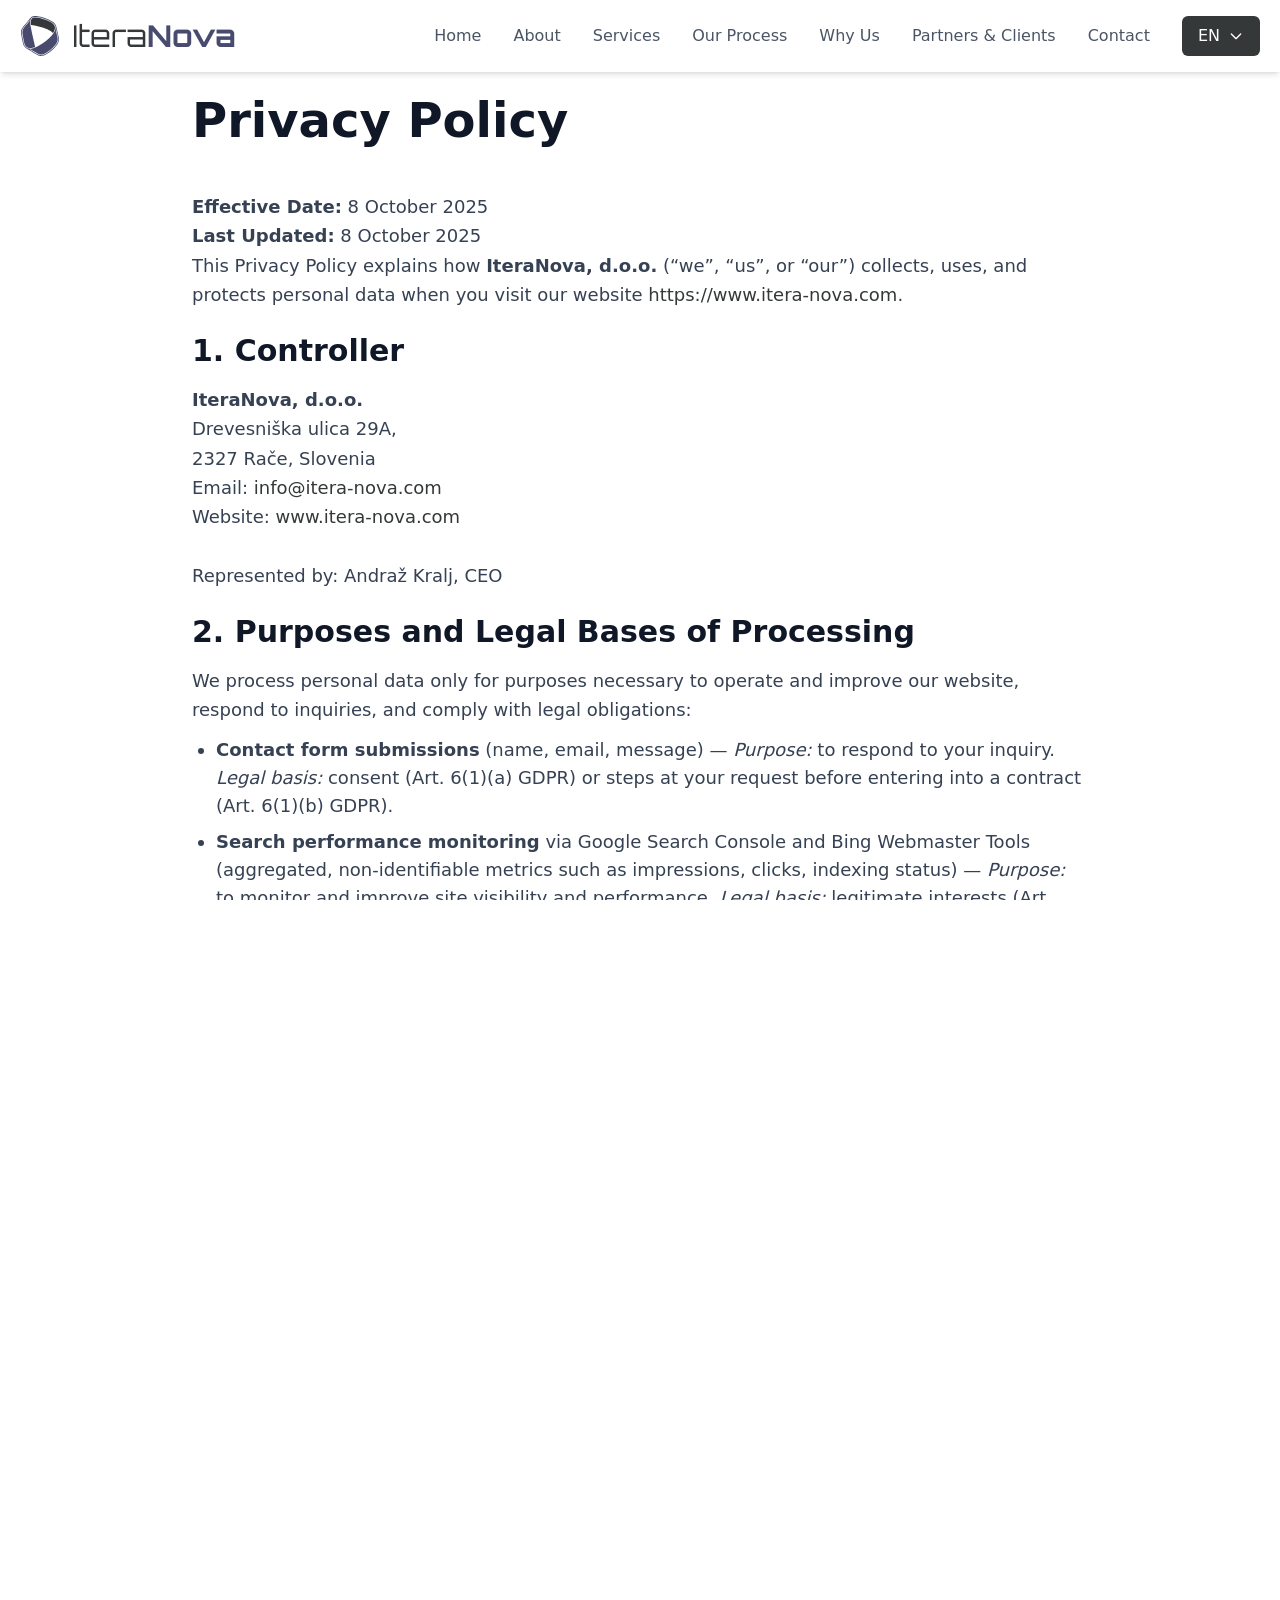
<file: privacy/index.html>
<!DOCTYPE html><html lang="en"> <head><meta charset="UTF-8"><meta name="viewport" content="width=device-width, initial-scale=1.0"><meta name="description" content="Privacy Policy for IteraNova"><meta name="robots" content="index, follow"><link rel="canonical" href="https://www.itera-nova.com/"><link rel="alternate" href="https://www.itera-nova.com/" hreflang="en"><link rel="alternate" href="https://www.itera-nova.com/de/" hreflang="de"><link rel="alternate" href="https://www.itera-nova.com/sl/" hreflang="sl"><link rel="alternate" href="https://www.itera-nova.com/" hreflang="x-default"><link rel="icon" type="image/png" sizes="16x16" href="/favicon/favicon-16x16.png"><link rel="icon" type="image/png" sizes="32x32" href="/favicon/favicon-32x32.png"><link rel="apple-touch-icon" sizes="180x180" href="/favicon/apple-touch-icon.png"><link rel="manifest" href="/favicon/site.webmanifest"><link rel="shortcut icon" href="/favicon/favicon.ico"><title>Privacy Policy - IteraNova</title><link rel="preconnect" href="https://fonts.googleapis.com"><link rel="preconnect" href="https://fonts.gstatic.com" crossorigin><link href="https://fonts.googleapis.com/css2?family=Orbitron:wght@400..900&display=swap" rel="stylesheet"><link rel="stylesheet" href="/_astro/Footer.D-HSqniV.css"></head> <body class="font-sans text-gray-800 overflow-x-hidden">  <nav class="fixed top-0 w-full bg-white shadow-md z-50 transition-all duration-300"> <div class="max-w-7xl mx-auto px-5"> <div class="flex justify-between items-center py-4"> <div class="shrink-0"> <a href="/#home" class="flex items-center gap-3"> <img src="/logo3.svg" alt="IteraNova Logo" class="h-10 w-10 object-contain"> <h1 class="text-3xl font-brand"> <span class="font-normal text-primary-dark1">Itera</span><span class="font-bold text-primary-dark2">Nova</span> </h1> </a> </div>  <ul class="hidden md:flex gap-8 items-center list-none"> <li> <a href="/#home" class="text-gray-600 hover:text-primary transition-colors duration-300 font-medium"> Home </a> </li><li> <a href="/#about" class="text-gray-600 hover:text-primary transition-colors duration-300 font-medium"> About </a> </li><li> <a href="/#services" class="text-gray-600 hover:text-primary transition-colors duration-300 font-medium"> Services </a> </li><li> <a href="/#process" class="text-gray-600 hover:text-primary transition-colors duration-300 font-medium"> Our Process </a> </li><li> <a href="/#whychooseus" class="text-gray-600 hover:text-primary transition-colors duration-300 font-medium"> Why Us </a> </li><li> <a href="/#partnersandclients" class="text-gray-600 hover:text-primary transition-colors duration-300 font-medium"> Partners &amp; Clients </a> </li><li> <a href="/#contact" class="text-gray-600 hover:text-primary transition-colors duration-300 font-medium"> Contact </a> </li> <li class="relative language-dropdown"> <button class="px-4 py-2 bg-primary text-white rounded-md hover:bg-primary-dark transition-all duration-300 flex items-center gap-2" id="language-button" aria-haspopup="true" aria-expanded="false"> EN <svg xmlns="http://www.w3.org/2000/svg" class="h-4 w-4" fill="none" viewBox="0 0 24 24" stroke="currentColor"> <path stroke-linecap="round" stroke-linejoin="round" stroke-width="2" d="M19 9l-7 7-7-7"></path> </svg> </button> <div class="absolute right-0 mt-2 w-40 bg-white rounded-md shadow-lg hidden" id="language-menu" role="menu" aria-orientation="vertical" aria-labelledby="language-button"> <a href="/" class="block px-4 py-2 text-sm text-gray-700 hover:bg-gray-100 transition-colors bg-gray-50 font-semibold" role="menuitem"> English </a><a href="/de" class="block px-4 py-2 text-sm text-gray-700 hover:bg-gray-100 transition-colors " role="menuitem"> Deutsch </a><a href="/sl" class="block px-4 py-2 text-sm text-gray-700 hover:bg-gray-100 transition-colors " role="menuitem"> Slovenščina </a> </div> </li> </ul>  <button id="mobile-menu-button" class="md:hidden flex flex-col justify-center items-center w-10 h-10 space-y-1.5" aria-label="Toggle menu" aria-expanded="false"> <span class="block w-6 h-0.5 bg-gray-600 transition-all duration-300"></span> <span class="block w-6 h-0.5 bg-gray-600 transition-all duration-300"></span> <span class="block w-6 h-0.5 bg-gray-600 transition-all duration-300"></span> </button> </div>  <div id="mobile-menu" class="md:hidden hidden overflow-hidden"> <ul class="flex flex-col py-4 space-y-2"> <li> <a href="/#home" class="block py-2 text-gray-600 hover:text-primary hover:bg-gray-50 transition-colors duration-300 font-medium"> Home </a> </li><li> <a href="/#about" class="block py-2 text-gray-600 hover:text-primary hover:bg-gray-50 transition-colors duration-300 font-medium"> About </a> </li><li> <a href="/#services" class="block py-2 text-gray-600 hover:text-primary hover:bg-gray-50 transition-colors duration-300 font-medium"> Services </a> </li><li> <a href="/#process" class="block py-2 text-gray-600 hover:text-primary hover:bg-gray-50 transition-colors duration-300 font-medium"> Our Process </a> </li><li> <a href="/#whychooseus" class="block py-2 text-gray-600 hover:text-primary hover:bg-gray-50 transition-colors duration-300 font-medium"> Why Us </a> </li><li> <a href="/#partnersandclients" class="block py-2 text-gray-600 hover:text-primary hover:bg-gray-50 transition-colors duration-300 font-medium"> Partners &amp; Clients </a> </li><li> <a href="/#contact" class="block py-2 text-gray-600 hover:text-primary hover:bg-gray-50 transition-colors duration-300 font-medium"> Contact </a> </li> <li class="pt-2 border-t border-gray-200"> <div class="flex gap-2"> <a href="/" class="px-3 py-2 rounded-md text-sm transition-colors bg-primary text-white"> EN </a><a href="/de" class="px-3 py-2 rounded-md text-sm transition-colors bg-gray-100 text-gray-700 hover:bg-gray-200"> DE </a><a href="/sl" class="px-3 py-2 rounded-md text-sm transition-colors bg-gray-100 text-gray-700 hover:bg-gray-200"> SL </a> </div> </li> </ul> </div> </div> </nav> <script type="module">document.addEventListener("DOMContentLoaded",()=>{const o=document.getElementById("language-button"),s=document.getElementById("language-menu");o&&s&&(o.addEventListener("click",d=>{d.stopPropagation();const n=s.classList.contains("hidden");s.classList.toggle("hidden"),o.setAttribute("aria-expanded",n?"true":"false")}),document.addEventListener("click",()=>{s.classList.add("hidden"),o.setAttribute("aria-expanded","false")}),s.addEventListener("click",d=>{d.stopPropagation()}));const e=document.getElementById("mobile-menu-button"),a=document.getElementById("mobile-menu");e&&a&&(e.addEventListener("click",()=>{const n=a.classList.contains("hidden");a.classList.toggle("hidden"),e.setAttribute("aria-expanded",n?"true":"false");const t=e.querySelectorAll("span");n?(t[0].style.transform="rotate(45deg) translateY(8px)",t[1].style.opacity="0",t[2].style.transform="rotate(-45deg) translateY(-8px)"):(t[0].style.transform="rotate(0) translateY(0)",t[1].style.opacity="1",t[2].style.transform="rotate(0) translateY(0)")}),a.querySelectorAll("a").forEach(n=>{n.addEventListener("click",()=>{a.classList.add("hidden"),e.setAttribute("aria-expanded","false");const t=e.querySelectorAll("span");t[0].style.transform="rotate(0) translateY(0)",t[1].style.opacity="1",t[2].style.transform="rotate(0) translateY(0)"})}))});</script> <section id="privacy" class="min-h-screen flex items-center justify-center px-5 py-20 md:py-24 bg-white"> <div class="max-w-4xl mx-auto w-full"> <h1 class="text-3xl md:text-5xl font-bold mb-8 md:mb-12 text-gray-900">Privacy Policy</h1> <div class="prose prose-lg max-w-none text-gray-700 space-y-6"> <!-- 0. Versioning --> <section> <p class="text-base md:text-lg leading-relaxed"> <strong>Effective Date:</strong> 8 October 2025<br> <strong>Last Updated:</strong> 8 October 2025
</p> <p class="text-base md:text-lg leading-relaxed">
This Privacy Policy explains how <strong>IteraNova, d.o.o.</strong> (“we”, “us”, or “our”) collects, uses, and protects personal data when you visit our website
<a href="https://www.itera-nova.com" class="text-primary hover:underline">https://www.itera-nova.com</a>.
</p> </section> <!-- 1. Controller --> <section> <h2 class="text-2xl md:text-3xl font-bold mb-4 text-gray-900">1. Controller</h2> <p class="text-base md:text-lg leading-relaxed"> <strong>IteraNova, d.o.o.</strong><br>
Drevesniška ulica 29A, <br>
2327 Rače, Slovenia<br>
Email: <a href="mailto:info@itera-nova.com" class="text-primary hover:underline">info@itera-nova.com</a><br>
Website: <a href="https://www.itera-nova.com" class="text-primary hover:underline">www.itera-nova.com</a> <br><br>
Represented by: Andraž Kralj, CEO
</p> </section> <!-- 2. Purposes & Legal Bases --> <section> <h2 class="text-2xl md:text-3xl font-bold mb-4 text-gray-900">2. Purposes and Legal Bases of Processing</h2> <p class="text-base md:text-lg leading-relaxed mb-3">
We process personal data only for purposes necessary to operate and improve our website, respond to inquiries, and comply with legal obligations:
</p> <ul class="list-disc pl-6 space-y-2 text-base md:text-lg"> <li> <strong>Contact form submissions</strong> (name, email, message) — <em>Purpose:</em> to respond to your inquiry. <em>Legal basis:</em> consent (Art. 6(1)(a) GDPR) or steps at your request before entering into a contract (Art. 6(1)(b) GDPR).
</li> <li> <strong>Search performance monitoring</strong> via Google Search Console and Bing Webmaster Tools (aggregated, non-identifiable metrics such as impressions, clicks, indexing status) — <em>Purpose:</em> to monitor and improve site visibility and performance. <em>Legal basis:</em> legitimate interests (Art. 6(1)(f) GDPR).
</li> <li> <strong>Technical operation & security</strong> (server logs, basic technical data) — <em>Purpose:</em> to ensure availability and security of the website. <em>Legal basis:</em> legitimate interests (Art. 6(1)(f) GDPR).
</li> </ul> </section> <!-- 3. Data Categories --> <section> <h2 class="text-2xl md:text-3xl font-bold mb-4 text-gray-900">3. Categories of Personal Data</h2> <ul class="list-disc pl-6 space-y-2 text-base md:text-lg"> <li><strong>Identification & contact data:</strong> name, email address (when you contact us).</li> <li><strong>Communication content:</strong> message details you provide.</li> <li><strong>Technical data:</strong> IP address, user agent, timestamps (via server logs for security/diagnostics).</li> <li><strong>Aggregated search metrics:</strong> non-identifiable data from Google Search Console and Bing Webmaster Tools.</li> </ul> <p class="text-base md:text-lg leading-relaxed mt-2">We do not intentionally collect special categories of personal data.</p> </section> <!-- 4. Cookies & Analytics --> <section> <h2 class="text-2xl md:text-3xl font-bold mb-4 text-gray-900">4. Cookies and Analytics</h2> <p class="text-base md:text-lg leading-relaxed">
Our website uses only essential cookies required for technical operation. We do not currently use analytics, marketing, or profiling cookies.
            Google Search Console and Bing Webmaster Tools analyze data collected by their search engines and do not place tracking cookies on your device via our site.
            If we introduce analytics or marketing tools in the future, we will update this Policy and request consent where required.
</p> </section> <!-- 5. Retention --> <section> <h2 class="text-2xl md:text-3xl font-bold mb-4 text-gray-900">5. Data Retention</h2> <p class="text-base md:text-lg leading-relaxed">
We retain personal data only as long as necessary for the stated purposes or as required by law. Contact form messages are typically retained for up to
<strong>12 months</strong> after the inquiry is resolved, unless a longer period is required for legal or operational reasons.
</p> </section> <!-- 6. Sharing --> <section> <h2 class="text-2xl md:text-3xl font-bold mb-4 text-gray-900">6. Disclosure to Third Parties</h2> <p class="text-base md:text-lg leading-relaxed mb-3">
We do not sell or rent personal data. We may share data only with trusted service providers acting on our instructions and subject to confidentiality:
</p> <ul class="list-disc pl-6 space-y-2 text-base md:text-lg"> <li>Web hosting and IT maintenance providers (site operation and security).</li> <li>Email service providers (handling contact form communications).</li> </ul> <p class="text-base md:text-lg leading-relaxed mt-2">
No data is transferred outside the European Economic Area (EEA). If this changes, we will implement appropriate safeguards in accordance with GDPR.
</p> </section> <!-- 7. Security --> <section> <h2 class="text-2xl md:text-3xl font-bold mb-4 text-gray-900">7. Data Security</h2> <p class="text-base md:text-lg leading-relaxed">
We implement appropriate technical and organizational measures to protect personal data against unauthorized access, alteration, disclosure, or destruction.
            While we strive to use commercially acceptable means to protect your data, no method of Internet transmission or electronic storage is 100% secure.
</p> </section> <!-- 8. Your Rights --> <section> <h2 class="text-2xl md:text-3xl font-bold mb-4 text-gray-900">8. Your Rights</h2> <p class="text-base md:text-lg leading-relaxed mb-3">
Under the GDPR, you have the right to:
</p> <ul class="list-disc pl-6 space-y-2 text-base md:text-lg"> <li>Access your personal data;</li> <li>Rectify inaccurate or incomplete data;</li> <li>Request erasure (“right to be forgotten”);</li> <li>Restrict processing in certain cases;</li> <li>Data portability;</li> <li>Object to processing based on legitimate interests;</li> <li>Withdraw consent at any time (without affecting prior processing).</li> </ul> <p class="text-base md:text-lg leading-relaxed mt-2">
To exercise your rights, contact us at
<a href="mailto:info@itera-nova.com" class="text-primary hover:underline">info@itera-nova.com</a>.
</p> </section> <!-- 9. Complaints --> <section> <h2 class="text-2xl md:text-3xl font-bold mb-4 text-gray-900">9. Right to Lodge a Complaint</h2> <p class="text-base md:text-lg leading-relaxed">
You may lodge a complaint with the competent supervisory authority:
<br><strong>Informacijski pooblaščenec (Information Commissioner)</strong>, Dunajska cesta 22, 1000 Ljubljana, Slovenia —
<a href="https://www.ip-rs.si/en/" target="_blank" rel="noopener" class="text-primary hover:underline">www.ip-rs.si</a>.
</p> </section> <!-- 10. Changes --> <section> <h2 class="text-2xl md:text-3xl font-bold mb-4 text-gray-900">10. Changes to This Privacy Policy</h2> <p class="text-base md:text-lg leading-relaxed">
We may update this Privacy Policy from time to time. The latest version will always be available on this page, indicating the date of the last update.
</p> </section> <!-- 11. Contact --> <section> <h2 class="text-2xl md:text-3xl font-bold mb-4 text-gray-900">11. Contact Us</h2> <p class="text-base md:text-lg leading-relaxed">
For questions regarding this Privacy Policy, please contact:
</p> <p class="text-base md:text-lg leading-relaxed mt-3"> <strong>IteraNova, d.o.o.</strong><br>
Drevesniška ulica 29A, <br>
2327 Rače, Slovenia<br>
Email: <a href="mailto:info@itera-nova.com" class="text-primary hover:underline">info@itera-nova.com</a><br>
Phone: +386 31 459 816
</p> </section> </div> </div> </section> <section id="footer" class="min-h-[60vh] flex items-center justify-center bg-gray-900 text-white px-5 py-20 md:py-0"> <div class="max-w-7xl mx-auto"> <div class="grid grid-cols-1 md:grid-cols-4 gap-8 md:gap-12 mb-8"> <div class="text-left"> <div class="text-sm md:text-base space-y-1"> <h1 class="text-3xl font-brand"> <span class="font-normal text-primary-light1">Itera</span><span class="font-bold text-primary-light2">Nova</span> </h1> </div> </div> <!-- Address Section --> <div class="text-left"> <h3 class="text-xl md:text-2xl font-bold mb-4 md:mb-6">Address</h3> <div class="text-sm md:text-base space-y-1"> <p>Drevesniška ulica 29A</p> <p>2327 Rače</p> <p>Slovenia</p> </div> </div> <!-- Contact Section --> <div class="text-left"> <h3 class="text-xl md:text-2xl font-bold mb-4 md:mb-6">Contact</h3> <div class="text-sm md:text-base space-y-1"> <p>Email: <a href="mailto:info@itera-nova.com" class="hover:text-primary transition-colors">info@itera-nova.com</a></p> <p>Phone: +386 31 459 816</p> </div> </div> <!-- Impressum Section --> <div class="text-left"> <h3 class="text-xl md:text-2xl font-bold mb-4 md:mb-6">Legal Information</h3> <div class="text-sm md:text-base space-y-1"> <a href="/privacy/" class="hover:text-primary transition-colors">Privacy Policy</a> <br> <a href="/legal/" class="hover:text-primary transition-colors">Legal Notice</a> </div> </div> </div> <!-- Copyright --> <div class="border-t border-gray-700 pt-6 md:pt-8 text-center"> <p class="text-sm md:text-base mb-3">© 2025-2026 IteraNova. All rights reserved.</p> <p class="text-sm md:text-base mb-3">Registration number: 7340265000</p> <p class="text-sm md:text-base mb-3">VAT: SI89513061</p> </div> </div> </section> </body></html>
</file>
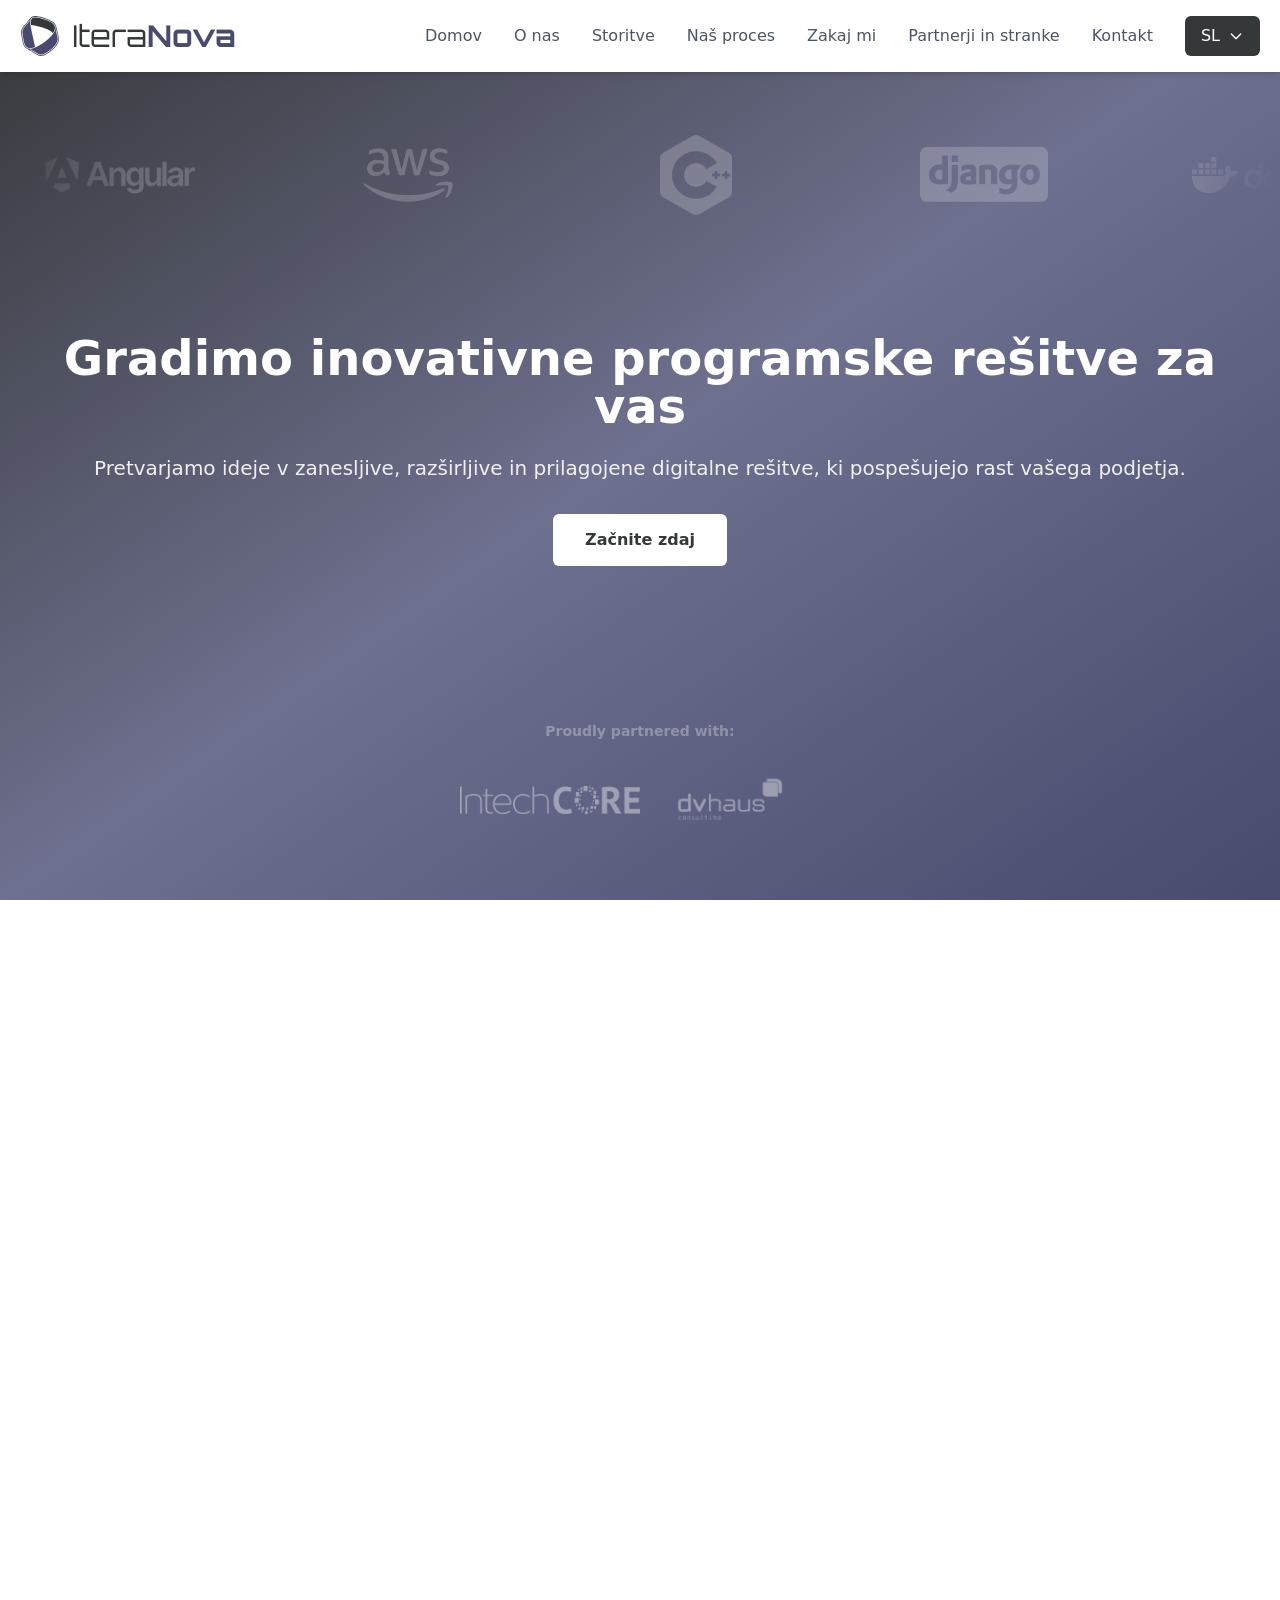
<file: sl/index.html>
<!DOCTYPE html><html lang="sl"> <head><meta charset="UTF-8"><meta name="viewport" content="width=device-width, initial-scale=1.0"><meta name="description" content="IteraNova — razvoj programske opreme, podatkovno inženirstvo in IT svetovanje."><meta name="robots" content="index, follow"><link rel="canonical" href="https://www.itera-nova.com/sl/"><link rel="alternate" href="https://www.itera-nova.com/" hreflang="en"><link rel="alternate" href="https://www.itera-nova.com/de/" hreflang="de"><link rel="alternate" href="https://www.itera-nova.com/sl/" hreflang="sl"><link rel="alternate" href="https://www.itera-nova.com/" hreflang="x-default"><link rel="icon" type="image/png" sizes="16x16" href="/favicon/favicon-16x16.png"><link rel="icon" type="image/png" sizes="32x32" href="/favicon/favicon-32x32.png"><link rel="apple-touch-icon" sizes="180x180" href="/favicon/apple-touch-icon.png"><link rel="manifest" href="/favicon/site.webmanifest"><link rel="shortcut icon" href="/favicon/favicon.ico"><title>IteraNova - IT rešitve in razvoj programske opreme</title><link rel="preconnect" href="https://fonts.googleapis.com"><link rel="preconnect" href="https://fonts.gstatic.com" crossorigin><link href="https://fonts.googleapis.com/css2?family=Orbitron:wght@400..900&display=swap" rel="stylesheet"><link rel="stylesheet" href="/_astro/Footer.D-HSqniV.css">
<style>.marquee[data-astro-cid-bbe6dxrz]{width:100%;overflow:hidden}.marquee-track[data-astro-cid-bbe6dxrz]{display:flex;width:max-content;gap:3rem}.marquee-item[data-astro-cid-bbe6dxrz]{flex:0 0 auto;display:flex;align-items:center;justify-content:center;min-width:120px}.marquee-left[data-astro-cid-bbe6dxrz] .marquee-track[data-astro-cid-bbe6dxrz]{animation:marquee-left 100s linear infinite}.marquee-right[data-astro-cid-bbe6dxrz] .marquee-track[data-astro-cid-bbe6dxrz]{animation:marquee-right 100s linear infinite;animation-delay:-25s}.marquee[data-astro-cid-bbe6dxrz]:hover .marquee-track[data-astro-cid-bbe6dxrz]{animation-play-state:paused}.fade-mask[data-astro-cid-bbe6dxrz]{-webkit-mask-image:linear-gradient(to right,transparent,black 10%,black 90%,transparent);mask-image:linear-gradient(to right,transparent,black 10%,black 90%,transparent)}@keyframes marquee-left{0%{transform:translate(0)}to{transform:translate(calc(-50% - 1.5rem))}}@keyframes marquee-right{0%{transform:translate(calc(-50% - 1.5rem))}to{transform:translate(0)}}@media(max-width:768px){.marquee-track[data-astro-cid-bbe6dxrz]{gap:2rem}.marquee-item[data-astro-cid-bbe6dxrz]{min-width:60px}.marquee-left[data-astro-cid-bbe6dxrz] .marquee-track[data-astro-cid-bbe6dxrz],.marquee-right[data-astro-cid-bbe6dxrz] .marquee-track[data-astro-cid-bbe6dxrz]{animation-duration:100s}}
</style></head> <body class="font-sans text-gray-800 overflow-x-hidden">  <nav class="fixed top-0 w-full bg-white shadow-md z-50 transition-all duration-300"> <div class="max-w-7xl mx-auto px-5"> <div class="flex justify-between items-center py-4"> <div class="shrink-0"> <a href="#home" class="flex items-center gap-3"> <img src="/logo3.svg" alt="IteraNova Logo" class="h-10 w-10 object-contain"> <h1 class="text-3xl font-brand"> <span class="font-normal text-primary-dark1">Itera</span><span class="font-bold text-primary-dark2">Nova</span> </h1> </a> </div>  <ul class="hidden md:flex gap-8 items-center list-none"> <li> <a href="#home" class="text-gray-600 hover:text-primary transition-colors duration-300 font-medium"> Domov </a> </li><li> <a href="#about" class="text-gray-600 hover:text-primary transition-colors duration-300 font-medium"> O nas </a> </li><li> <a href="#services" class="text-gray-600 hover:text-primary transition-colors duration-300 font-medium"> Storitve </a> </li><li> <a href="#process" class="text-gray-600 hover:text-primary transition-colors duration-300 font-medium"> Naš proces </a> </li><li> <a href="#whychooseus" class="text-gray-600 hover:text-primary transition-colors duration-300 font-medium"> Zakaj mi </a> </li><li> <a href="#partnersandclients" class="text-gray-600 hover:text-primary transition-colors duration-300 font-medium"> Partnerji in stranke </a> </li><li> <a href="#contact" class="text-gray-600 hover:text-primary transition-colors duration-300 font-medium"> Kontakt </a> </li> <li class="relative language-dropdown"> <button class="px-4 py-2 bg-primary text-white rounded-md hover:bg-primary-dark transition-all duration-300 flex items-center gap-2" id="language-button" aria-haspopup="true" aria-expanded="false"> SL <svg xmlns="http://www.w3.org/2000/svg" class="h-4 w-4" fill="none" viewBox="0 0 24 24" stroke="currentColor"> <path stroke-linecap="round" stroke-linejoin="round" stroke-width="2" d="M19 9l-7 7-7-7"></path> </svg> </button> <div class="absolute right-0 mt-2 w-40 bg-white rounded-md shadow-lg hidden" id="language-menu" role="menu" aria-orientation="vertical" aria-labelledby="language-button"> <a href="/" class="block px-4 py-2 text-sm text-gray-700 hover:bg-gray-100 transition-colors " role="menuitem"> English </a><a href="/de" class="block px-4 py-2 text-sm text-gray-700 hover:bg-gray-100 transition-colors " role="menuitem"> Deutsch </a><a href="/sl" class="block px-4 py-2 text-sm text-gray-700 hover:bg-gray-100 transition-colors bg-gray-50 font-semibold" role="menuitem"> Slovenščina </a> </div> </li> </ul>  <button id="mobile-menu-button" class="md:hidden flex flex-col justify-center items-center w-10 h-10 space-y-1.5" aria-label="Toggle menu" aria-expanded="false"> <span class="block w-6 h-0.5 bg-gray-600 transition-all duration-300"></span> <span class="block w-6 h-0.5 bg-gray-600 transition-all duration-300"></span> <span class="block w-6 h-0.5 bg-gray-600 transition-all duration-300"></span> </button> </div>  <div id="mobile-menu" class="md:hidden hidden overflow-hidden"> <ul class="flex flex-col py-4 space-y-2"> <li> <a href="#home" class="block py-2 text-gray-600 hover:text-primary hover:bg-gray-50 transition-colors duration-300 font-medium"> Domov </a> </li><li> <a href="#about" class="block py-2 text-gray-600 hover:text-primary hover:bg-gray-50 transition-colors duration-300 font-medium"> O nas </a> </li><li> <a href="#services" class="block py-2 text-gray-600 hover:text-primary hover:bg-gray-50 transition-colors duration-300 font-medium"> Storitve </a> </li><li> <a href="#process" class="block py-2 text-gray-600 hover:text-primary hover:bg-gray-50 transition-colors duration-300 font-medium"> Naš proces </a> </li><li> <a href="#whychooseus" class="block py-2 text-gray-600 hover:text-primary hover:bg-gray-50 transition-colors duration-300 font-medium"> Zakaj mi </a> </li><li> <a href="#partnersandclients" class="block py-2 text-gray-600 hover:text-primary hover:bg-gray-50 transition-colors duration-300 font-medium"> Partnerji in stranke </a> </li><li> <a href="#contact" class="block py-2 text-gray-600 hover:text-primary hover:bg-gray-50 transition-colors duration-300 font-medium"> Kontakt </a> </li> <li class="pt-2 border-t border-gray-200"> <div class="flex gap-2"> <a href="/" class="px-3 py-2 rounded-md text-sm transition-colors bg-gray-100 text-gray-700 hover:bg-gray-200"> EN </a><a href="/de" class="px-3 py-2 rounded-md text-sm transition-colors bg-gray-100 text-gray-700 hover:bg-gray-200"> DE </a><a href="/sl" class="px-3 py-2 rounded-md text-sm transition-colors bg-primary text-white"> SL </a> </div> </li> </ul> </div> </div> </nav> <script type="module">document.addEventListener("DOMContentLoaded",()=>{const o=document.getElementById("language-button"),s=document.getElementById("language-menu");o&&s&&(o.addEventListener("click",d=>{d.stopPropagation();const n=s.classList.contains("hidden");s.classList.toggle("hidden"),o.setAttribute("aria-expanded",n?"true":"false")}),document.addEventListener("click",()=>{s.classList.add("hidden"),o.setAttribute("aria-expanded","false")}),s.addEventListener("click",d=>{d.stopPropagation()}));const e=document.getElementById("mobile-menu-button"),a=document.getElementById("mobile-menu");e&&a&&(e.addEventListener("click",()=>{const n=a.classList.contains("hidden");a.classList.toggle("hidden"),e.setAttribute("aria-expanded",n?"true":"false");const t=e.querySelectorAll("span");n?(t[0].style.transform="rotate(45deg) translateY(8px)",t[1].style.opacity="0",t[2].style.transform="rotate(-45deg) translateY(-8px)"):(t[0].style.transform="rotate(0) translateY(0)",t[1].style.opacity="1",t[2].style.transform="rotate(0) translateY(0)")}),a.querySelectorAll("a").forEach(n=>{n.addEventListener("click",()=>{a.classList.add("hidden"),e.setAttribute("aria-expanded","false");const t=e.querySelectorAll("span");t[0].style.transform="rotate(0) translateY(0)",t[1].style.opacity="1",t[2].style.transform="rotate(0) translateY(0)"})}))});</script> <section id="home" class="h-screen grid items-center justify-center px-5 bg-primary-multi text-white relative overflow-hidden" data-astro-cid-bbe6dxrz> <!-- Top marquee --> <div class="absolute top-[15%] left-0 w-full overflow-hidden" data-astro-cid-bbe6dxrz> <div class="marquee marquee-left fade-mask h-50" data-astro-cid-bbe6dxrz> <div class="marquee-track" data-astro-cid-bbe6dxrz> <div class="marquee-item w-15 md:w-60" aria-hidden="false" data-astro-cid-bbe6dxrz> <img src="/_astro/Angular.Dodcws8J_znCuB.webp" alt="Angular" data-astro-cid-bbe6dxrz="true" loading="lazy" decoding="async" width="800" height="250" class="h-10 md:h-20 w-auto max-w-15 md:max-w-40 object-contain opacity-20"> </div><div class="marquee-item w-15 md:w-60" aria-hidden="false" data-astro-cid-bbe6dxrz> <img src="/_astro/Aws.CEtZJ-DZ_26lCjB.webp" alt="Aws" data-astro-cid-bbe6dxrz="true" loading="lazy" decoding="async" width="375" height="250" class="h-10 md:h-20 w-auto max-w-15 md:max-w-40 object-contain opacity-20"> </div><div class="marquee-item w-15 md:w-60" aria-hidden="false" data-astro-cid-bbe6dxrz> <img src="/_astro/Cpp.BKHJGJFh_ZbWUa5.webp" alt="Cpp" data-astro-cid-bbe6dxrz="true" loading="lazy" decoding="async" width="222" height="250" class="h-10 md:h-20 w-auto max-w-15 md:max-w-40 object-contain opacity-20"> </div><div class="marquee-item w-15 md:w-60" aria-hidden="false" data-astro-cid-bbe6dxrz> <img src="/_astro/Django.Xh4h8Cpt_Z2iKocJ.webp" alt="Django" data-astro-cid-bbe6dxrz="true" loading="lazy" decoding="async" width="400" height="250" class="h-10 md:h-20 w-auto max-w-15 md:max-w-40 object-contain opacity-20"> </div><div class="marquee-item w-15 md:w-60" aria-hidden="false" data-astro-cid-bbe6dxrz> <img src="/_astro/Docker.ByEVMYA4_HrgrV.webp" alt="Docker" data-astro-cid-bbe6dxrz="true" loading="lazy" decoding="async" width="1099" height="250" class="h-10 md:h-20 w-auto max-w-15 md:max-w-40 object-contain opacity-20"> </div><div class="marquee-item w-15 md:w-60" aria-hidden="false" data-astro-cid-bbe6dxrz> <img src="/_astro/DotNet.DXpCZulb_Z1bMX7T.webp" alt="DotNet" data-astro-cid-bbe6dxrz="true" loading="lazy" decoding="async" width="250" height="250" class="h-10 md:h-20 w-auto max-w-15 md:max-w-40 object-contain opacity-20"> </div><div class="marquee-item w-15 md:w-60" aria-hidden="false" data-astro-cid-bbe6dxrz> <img src="/_astro/Flask.CIBXVlTi_2RLyh.webp" alt="Flask" data-astro-cid-bbe6dxrz="true" loading="lazy" decoding="async" width="772" height="250" class="h-10 md:h-20 w-auto max-w-15 md:max-w-40 object-contain opacity-20"> </div><div class="marquee-item w-15 md:w-60" aria-hidden="false" data-astro-cid-bbe6dxrz> <img src="/_astro/Intellij.CFW9ny_o_Zp0nOU.webp" alt="Intellij" data-astro-cid-bbe6dxrz="true" loading="lazy" decoding="async" width="977" height="250" class="h-10 md:h-20 w-auto max-w-15 md:max-w-40 object-contain opacity-20"> </div><div class="marquee-item w-15 md:w-60" aria-hidden="false" data-astro-cid-bbe6dxrz> <img src="/_astro/Java.B8_2yGh4_2iK8ce.webp" alt="Java" data-astro-cid-bbe6dxrz="true" loading="lazy" decoding="async" width="400" height="250" class="h-10 md:h-20 w-auto max-w-15 md:max-w-40 object-contain opacity-20"> </div><div class="marquee-item w-15 md:w-60" aria-hidden="false" data-astro-cid-bbe6dxrz> <img src="/_astro/JavaFX.O3jMk_pc_1mURMB.webp" alt="JavaFX" data-astro-cid-bbe6dxrz="true" loading="lazy" decoding="async" width="599" height="250" class="h-10 md:h-20 w-auto max-w-15 md:max-w-40 object-contain opacity-20"> </div><div class="marquee-item w-15 md:w-60" aria-hidden="false" data-astro-cid-bbe6dxrz> <img src="/_astro/Js.DOV2DoU8_Z11RE19.webp" alt="Js" data-astro-cid-bbe6dxrz="true" loading="lazy" decoding="async" width="250" height="250" class="h-10 md:h-20 w-auto max-w-15 md:max-w-40 object-contain opacity-20"> </div><div class="marquee-item w-15 md:w-60" aria-hidden="false" data-astro-cid-bbe6dxrz> <img src="/_astro/Node.Bsf2GPvi_Z3mnTn.webp" alt="Node" data-astro-cid-bbe6dxrz="true" loading="lazy" decoding="async" width="408" height="250" class="h-10 md:h-20 w-auto max-w-15 md:max-w-40 object-contain opacity-20"> </div><div class="marquee-item w-15 md:w-60" aria-hidden="false" data-astro-cid-bbe6dxrz> <img src="/_astro/Python.D8zDEC0Z_1OqRon.webp" alt="Python" data-astro-cid-bbe6dxrz="true" loading="lazy" decoding="async" width="250" height="250" class="h-10 md:h-20 w-auto max-w-15 md:max-w-40 object-contain opacity-20"> </div><div class="marquee-item w-15 md:w-60" aria-hidden="false" data-astro-cid-bbe6dxrz> <img src="/_astro/Qt.CYhcaoFC_Z1ldcxC.webp" alt="Qt" data-astro-cid-bbe6dxrz="true" loading="lazy" decoding="async" width="250" height="250" class="h-10 md:h-20 w-auto max-w-15 md:max-w-40 object-contain opacity-20"> </div><div class="marquee-item w-15 md:w-60" aria-hidden="false" data-astro-cid-bbe6dxrz> <img src="/_astro/React.DDb9kb3Z_55DnD.webp" alt="React" data-astro-cid-bbe6dxrz="true" loading="lazy" decoding="async" width="271" height="250" class="h-10 md:h-20 w-auto max-w-15 md:max-w-40 object-contain opacity-20"> </div><div class="marquee-item w-15 md:w-60" aria-hidden="false" data-astro-cid-bbe6dxrz> <img src="/_astro/Rust.CmmblgQr_MV7wk.webp" alt="Rust" data-astro-cid-bbe6dxrz="true" loading="lazy" decoding="async" width="250" height="250" class="h-10 md:h-20 w-auto max-w-15 md:max-w-40 object-contain opacity-20"> </div><div class="marquee-item w-15 md:w-60" aria-hidden="false" data-astro-cid-bbe6dxrz> <img src="/_astro/Sql_data_base.CalHQulU_Z1zMn31.webp" alt="Sql_data_base" data-astro-cid-bbe6dxrz="true" loading="lazy" decoding="async" width="535" height="250" class="h-10 md:h-20 w-auto max-w-15 md:max-w-40 object-contain opacity-20"> </div><div class="marquee-item w-15 md:w-60" aria-hidden="false" data-astro-cid-bbe6dxrz> <img src="/_astro/Terraform.B_iLe5fg_Z19L2Id.webp" alt="Terraform" data-astro-cid-bbe6dxrz="true" loading="lazy" decoding="async" width="1039" height="250" class="h-10 md:h-20 w-auto max-w-15 md:max-w-40 object-contain opacity-20"> </div><div class="marquee-item w-15 md:w-60" aria-hidden="false" data-astro-cid-bbe6dxrz> <img src="/_astro/VS.BTWgcpSD_Z2mF1GA.webp" alt="VS" data-astro-cid-bbe6dxrz="true" loading="lazy" decoding="async" width="250" height="250" class="h-10 md:h-20 w-auto max-w-15 md:max-w-40 object-contain opacity-20"> </div><div class="marquee-item w-15 md:w-60" aria-hidden="false" data-astro-cid-bbe6dxrz> <img src="/_astro/Vue.B2dvmdlo_2q67Vn.webp" alt="Vue" data-astro-cid-bbe6dxrz="true" loading="lazy" decoding="async" width="289" height="250" class="h-10 md:h-20 w-auto max-w-15 md:max-w-40 object-contain opacity-20"> </div><div class="marquee-item w-15 md:w-60" aria-hidden="false" data-astro-cid-bbe6dxrz> <img src="/_astro/Windows.BwrWUUX3_Z1u0eq6.webp" alt="Windows" data-astro-cid-bbe6dxrz="true" loading="lazy" decoding="async" width="1142" height="250" class="h-10 md:h-20 w-auto max-w-15 md:max-w-40 object-contain opacity-20"> </div><div class="marquee-item w-15 md:w-60" aria-hidden="false" data-astro-cid-bbe6dxrz> <img src="/_astro/azure.DAjbPcJN_2o3XrD.webp" alt="azure" data-astro-cid-bbe6dxrz="true" loading="lazy" decoding="async" width="250" height="250" class="h-10 md:h-20 w-auto max-w-15 md:max-w-40 object-contain opacity-20"> </div><div class="marquee-item w-15 md:w-60" aria-hidden="false" data-astro-cid-bbe6dxrz> <img src="/_astro/unix.T7MReJzK_ZNjO2P.webp" alt="unix" data-astro-cid-bbe6dxrz="true" loading="lazy" decoding="async" width="610" height="250" class="h-10 md:h-20 w-auto max-w-15 md:max-w-40 object-contain opacity-20"> </div><div class="marquee-item w-15 md:w-60" aria-hidden="false" data-astro-cid-bbe6dxrz> <img src="/_astro/vmware.Bhaf3pa0_E3Uj8.webp" alt="vmware" data-astro-cid-bbe6dxrz="true" loading="lazy" decoding="async" width="1333" height="250" class="h-10 md:h-20 w-auto max-w-15 md:max-w-40 object-contain opacity-20"> </div> </div> </div> </div> <!-- Title --> <div class="absolute inset-0 z-10 flex items-center  justify-center px-5 mt-10 mb-10" data-astro-cid-bbe6dxrz> <div class="text-center" data-astro-cid-bbe6dxrz> <h2 class="text-3xl md:text-5xl font-bold mb-4 md:mb-6" data-astro-cid-bbe6dxrz>Gradimo inovativne programske rešitve za vas</h2> <p class="text-base md:text-xl mb-6 md:mb-8 opacity-90" data-astro-cid-bbe6dxrz>Pretvarjamo ideje v zanesljive, razširljive in prilagojene digitalne rešitve, ki pospešujejo rast vašega podjetja.</p> <a href="#contact" class="inline-block px-6 md:px-8 py-3 md:py-3.5 bg-white text-primary rounded-md font-semibold transition-all duration-300 hover:-translate-y-0.5 hover:shadow-lg text-sm md:text-base" data-astro-cid-bbe6dxrz> Začnite zdaj </a> </div> </div> <!-- Bottom  --> <div class="absolute top-[80%] grid left-0 w-full overflow-hidden items-center justify-center" data-astro-cid-bbe6dxrz> <div class="text-center text-white opacity-30 h-5" data-astro-cid-bbe6dxrz> <p class="text-sm md:text-l leading-snug md:leading-relaxed" data-astro-cid-bbe6dxrz><strong data-astro-cid-bbe6dxrz>Proudly partnered with:</strong></p> </div> <div class="h-20 flex flex-wrap items-center" data-astro-cid-bbe6dxrz> <div class="w-auto max-w-20 md:max-w-45" data-astro-cid-bbe6dxrz> <img src="/_astro/IntechCore.DZ2N7WtN_Z2hpWbM.webp" alt="IntechCore GmbH" data-astro-cid-bbe6dxrz="true" loading="lazy" decoding="async" width="1600" height="250" class="h-10 md:h-30 w-auto max-w-20 md:max-w-45 object-contain opacity-40"> </div><div class="w-auto max-w-20 md:max-w-45" data-astro-cid-bbe6dxrz> <img src="/_astro/dvhaus.gQdGa1NX_Z2cBlvu.webp" alt="dvhaus GmbH" data-astro-cid-bbe6dxrz="true" loading="lazy" decoding="async" width="750" height="250" class="h-10 md:h-30 w-auto max-w-20 md:max-w-45 object-contain opacity-40"> </div> </div> </div> </section> <section id="about" class="min-h-screen flex items-center justify-center px-5 py-20 md:py-0 bg-white"> <div class="max-w-7xl mx-auto"> <h2 class="text-3xl md:text-4xl font-bold text-center mb-8 md:mb-12 text-gray-900">O nas</h2> <div class="max-w-4xl mx-auto"> <p class="text-base md:text-lg text-justify leading-relaxed mb-6 text-gray-600">Smo tehnološki partner, osredotočen na <strong>hitro pretvarjanje idej v resničnost</strong>. Od <strong>hitrih MVP-jev in prototipov</strong> do popolnoma razširljivih rešitev vam pomagamo <strong>hitro preveriti koncepte</strong> in samozavestno nadaljevati.</p><p class="text-base md:text-lg text-justify leading-relaxed mb-6 text-gray-600">Poleg same izvedbe z vami sodelujemo tudi pri <strong>razumevanju širše slike</strong>. Pomagamo <strong>prepoznati izzive, razjasniti cilje</strong> in <strong>določiti pravo strategijo</strong>, še preden napišemo prvo vrstico kode, da lahko <strong>gradite tisto, kar je res pomembno</strong>.</p><p class="text-base md:text-lg text-justify leading-relaxed mb-6 text-gray-600">Naša ekipa združuje <strong>tehnično strokovnost</strong> in <strong>praktično reševanje problemov</strong>, da zagotovi <strong>učinkovite, varne in na prihodnost pripravljene rešitve</strong>. Ne glede na to, ali zaganjate startup ali širite že uveljavljeno podjetje, z vami soustvarjamo tehnologijo, ki <strong>prinaša resničen napredek</strong>.</p> </div> </div> </section> <section id="services" class="min-h-screen flex items-center justify-center px-5 py-20 bg-gray-50"> <div id="service-section" class="max-w-7xl mx-auto w-full"> <h2 class="text-3xl md:text-4xl font-bold text-center mb-8 md:mb-12 text-gray-900">Naše storitve</h2>  <div class="mb-8"> <div class="service-card bg-primary-multi text-white p-10  rounded-lg shadow-lg hover:shadow-2xl transition-all duration-300 max-w-6xl mx-auto cursor-pointer" data-title="Razvoj namizne programske opreme" data-details="Razvijamo visoko zmogljive namizne aplikacije v Javi (JavaFX) ter C/C++ z ogrodji, kot je Qt, za okolja Windows, Linux in macOS. Ne glede na to, ali posodabljamo obstoječa orodja ali gradimo nove sisteme od začetka, se osredotočamo na stabilnost, odzivnost in brezhibno vključitev v vašo infrastrukturo."> <h3 class="text-2xl font-bold mb-3">Razvoj namizne programske opreme</h3> <p class="text-lg leading-relaxed opacity-95">Izdelujemo robustne namizne aplikacije, prilagojene vašim delovnim procesom, od internih orodij do kompleksnih poslovnih sistemov, kjer sta zmogljivost in zanesljivost ključni.</p> </div> </div>  <div class="grid grid-cols-1 md:grid-cols-2 gap-6 md:gap-8 max-w-6xl mx-auto"> <div class="service-card bg-white p-6 md:p-8 rounded-lg shadow-md hover:shadow-xl transition-shadow duration-300 cursor-pointer" data-title="Backend in razvoj programske opreme v oblaku" data-details="Gradimo backend platforme z uporabo Jave, Pythona in Node.js na AWS in Azure ter za vsak primer izberemo pravo arhitekturo, bodisi mikrostoritve za modularno razširljivost bodisi serverless komponente za hitrost in operativno učinkovitost. Z Dockerjem in Terraformom ustvarjamo varna in vzdrževana okolja, ki podpirajo dolgoročno rast in razvoj produkta."> <h3 class="text-lg md:text-xl font-semibold mb-2 md:mb-3 text-gray-900">Backend in razvoj programske opreme v oblaku</h3> <p class="text-sm md:text-base text-gray-600 leading-relaxed">Načrtujemo in razvijamo oblačno zasnovane backend sisteme, od API-jev in mikrostoritev do serverless rešitev, zgrajenih za razširljivost in zanesljivost.</p> </div><div class="service-card bg-white p-6 md:p-8 rounded-lg shadow-md hover:shadow-xl transition-shadow duration-300 cursor-pointer" data-title="Dokaz koncepta" data-details="Pomagamo vam hitro preiti od ideje do delujoče rešitve, bodisi z usmerjenim timskim delom bodisi z enim full-stack razvijalcem. Začnemo z dokazom koncepta, preverimo ključne predpostavke in ga nato razvijemo v prototip ali MVP. Tako lahko ocenite izvedljivost, pridobite zgodnje povratne informacije in sprejemate bolj utemeljene odločitve o nadaljnjem razvoju projekta."> <h3 class="text-lg md:text-xl font-semibold mb-2 md:mb-3 text-gray-900">Dokaz koncepta</h3> <p class="text-sm md:text-base text-gray-600 leading-relaxed">Vaše ideje zgodaj preverimo s potrditvijo tehnične izvedljivosti ter jih hitro razvijemo v uporabne prototipe in MVP-je.</p> </div><div class="service-card bg-white p-6 md:p-8 rounded-lg shadow-md hover:shadow-xl transition-shadow duration-300 cursor-pointer" data-title="Podatkovno inženirstvo" data-details="Načrtujemo in izvajamo podatkovne tokove ter sisteme za obdelavo podatkov z uporabo Pythona in sodobnih podatkovnih orodij na AWS ali Azure. Naš cilj je, da so vaši podatki dostopni, smiselni in enostavni za razumevanje. Podatkov ne le premikamo in preoblikujemo, ampak vam pomagamo, da jih resnično razumete."> <h3 class="text-lg md:text-xl font-semibold mb-2 md:mb-3 text-gray-900">Podatkovno inženirstvo</h3> <p class="text-sm md:text-base text-gray-600 leading-relaxed">Gradimo zanesljive podatkovne tokove in modele strojnega učenja, ki surove podatke pretvorijo v nekaj, kar lahko resnično razumete in samozavestno uporabljate.</p> </div><div class="service-card bg-white p-6 md:p-8 rounded-lg shadow-md hover:shadow-xl transition-shadow duration-300 cursor-pointer" data-title="IT svetovanje" data-details="Nudimo praktično svetovanje na področjih sistemske arhitekture, uvajanja oblaka in optimizacije zmogljivosti. Z izkušnjami v Javi, C/C++, Pythonu, AWS, Azure in DevOps praksah podajamo jasne in izvedljive usmeritve, ki podpirajo dolgoročno stabilnost in rast."> <h3 class="text-lg md:text-xl font-semibold mb-2 md:mb-3 text-gray-900">IT svetovanje</h3> <p class="text-sm md:text-base text-gray-600 leading-relaxed">Pomagamo vam sprejemati praktične tehnološke odločitve, od arhitekture in izbire sklada do strategij razširjanja, na podlagi poslovnih ciljev in ne trendov.</p> </div><div class="service-card bg-white p-6 md:p-8 rounded-lg shadow-md hover:shadow-xl transition-shadow duration-300 cursor-pointer" data-title="UI/UX oblikovanje" data-details="Naš proces oblikovanja združuje raziskovanje uporabnikov, pripravo žičnih modelov in interaktivno prototipiranje za ustvarjanje izkušenj, ki so razumljive in enostavne za uporabo. Običajno uporabljamo orodja, kot je Figma, ter podpiramo implementacijo v spletnih in namiznih okoljih z Angularjem, Reactom, Vuejem, Qt in JavaFX, da zagotovimo doslednost od koncepta do končnega izdelka."> <h3 class="text-lg md:text-xl font-semibold mb-2 md:mb-3 text-gray-900">UI/UX oblikovanje</h3> <p class="text-sm md:text-base text-gray-600 leading-relaxed">Oblikujemo vmesnike, ki niso le vizualno jasni, temveč tudi intuitivni, učinkoviti in usklajeni z resničnim načinom dela uporabnikov.</p> </div><div class="service-card bg-white p-6 md:p-8 rounded-lg shadow-md hover:shadow-xl transition-shadow duration-300 cursor-pointer" data-title="DevOps in avtomatizacija" data-details="Uvajamo DevOps prakse, ki izboljšajo način razvoja, uvajanja in delovanja programske opreme. Z uporabo Dockerja za kontejnerizacijo, orodij, kot je Terraform, za infrastrukturo kot kodo ter oblačnih platform AWS in Azure ustvarjamo avtomatizirane in zanesljive procese, ki omogočajo hitrejše in varnejše izdaje."> <h3 class="text-lg md:text-xl font-semibold mb-2 md:mb-3 text-gray-900">DevOps in avtomatizacija</h3> <p class="text-sm md:text-base text-gray-600 leading-relaxed">Poenostavimo vaš proces dostave z avtomatizacijo, CI/CD cevovodi in infrastrukturo, ki zmanjša ročno delo ter poveča zanesljivost.</p> </div> </div>  </div> </section> <div id="service-details" class="hidden fixed inset-0 z-50 flex items-center justify-center"> <div id="modal-content" class="relative bg-primary-light2 opacity-90 transparency-70 text-gray-100 p-6 md:p-8 rounded-lg shadow-xl transition-all duration-300 max-w-3xl w-full mx-4"> <h3 id="detail-title" class="text-2xl font-bold mb-3"></h3> <p id="detail-text" class="text-base md:text-lg leading-relaxed opacity-95"></p> </div> </div> <script type="module">const i=document.querySelectorAll(".service-card"),e=document.getElementById("service-details"),c=document.getElementById("modal-content"),a=document.getElementById("detail-title"),o=document.getElementById("detail-text"),s=document.getElementById("service-section");let n=null;i.forEach(t=>{t.addEventListener("click",()=>{const d=t.dataset.title,l=t.dataset.details;if(n===t){e.classList.add("hidden"),n=null;return}a.textContent=d||"",o.textContent=l||"",s?.classList.add("blur-sm"),e.classList.remove("hidden"),n=t})});e.addEventListener("click",t=>{c?.contains(t.target)||(e.classList.add("hidden"),s?.classList.remove("blur-sm"))});</script> <section id="process" class="min-h-screen flex items-center justify-center px-5 py-20 md:py-0 bg-white"> <div class="max-w-7xl mx-auto"> <h2 class="text-3xl md:text-4xl font-bold text-center mb-8 md:mb-12 text-gray-900">Naš proces</h2> <div class="grid grid-cols-1 md:grid-cols-5 gap-6"> <div class="relative"> <div class="bg-primary-multi text-white p-6 rounded-lg shadow-md hover:shadow-xl transition-all duration-300"> <div class="text-3xl font-bold mb-2 opacity-90">1</div> <h3 class="text-lg font-semibold mb-2">Odkrivanje</h3> <p class="text-sm opacity-90">Začnemo z jasnim razumevanjem vaših ciljev, izzivov in pričakovanj, da lahko že od začetka določimo, kako izgleda uspeh.</p> </div> <div class="hidden md:block absolute top-1/2 -right-7 transform -translate-y-1/2 z-10"> <svg class="w-8 h-8 text-primary drop-shadow-lg" fill="currentColor" viewBox="0 0 24 24"> <path d="M12 4l-1.41 1.41L16.17 11H4v2h12.17l-5.58 5.59L12 20l8-8z"></path> </svg> </div> </div><div class="relative"> <div class="bg-primary-multi text-white p-6 rounded-lg shadow-md hover:shadow-xl transition-all duration-300"> <div class="text-3xl font-bold mb-2 opacity-90">2</div> <h3 class="text-lg font-semibold mb-2">Načrtovanje</h3> <p class="text-sm opacity-90">Oblikujemo praktičen načrt z jasnimi prioritetami, časovnico in tehnično usmeritvijo, prilagojeno vašim potrebam.</p> </div> <div class="hidden md:block absolute top-1/2 -right-7 transform -translate-y-1/2 z-10"> <svg class="w-8 h-8 text-primary drop-shadow-lg" fill="currentColor" viewBox="0 0 24 24"> <path d="M12 4l-1.41 1.41L16.17 11H4v2h12.17l-5.58 5.59L12 20l8-8z"></path> </svg> </div> </div><div class="relative"> <div class="bg-primary-multi text-white p-6 rounded-lg shadow-md hover:shadow-xl transition-all duration-300"> <div class="text-3xl font-bold mb-2 opacity-90">3</div> <h3 class="text-lg font-semibold mb-2">Izdelava prototipa</h3> <p class="text-sm opacity-90">Ideje pretvorimo v oprijemljive koncepte, zgodaj preverimo ključne predpostavke in izpopolnimo uporabniško izkušnjo pred začetkom polnega razvoja.</p> </div> <div class="hidden md:block absolute top-1/2 -right-7 transform -translate-y-1/2 z-10"> <svg class="w-8 h-8 text-primary drop-shadow-lg" fill="currentColor" viewBox="0 0 24 24"> <path d="M12 4l-1.41 1.41L16.17 11H4v2h12.17l-5.58 5.59L12 20l8-8z"></path> </svg> </div> </div><div class="relative"> <div class="bg-primary-multi text-white p-6 rounded-lg shadow-md hover:shadow-xl transition-all duration-300"> <div class="text-3xl font-bold mb-2 opacity-90">4</div> <h3 class="text-lg font-semibold mb-2">Razvoj</h3> <p class="text-sm opacity-90">Gradimo zanesljive in razširljive rešitve s čisto arhitekturo ter poudarkom na zmogljivosti, varnosti in dolgoročni vzdrževanosti.</p> </div> <div class="hidden md:block absolute top-1/2 -right-7 transform -translate-y-1/2 z-10"> <svg class="w-8 h-8 text-primary drop-shadow-lg" fill="currentColor" viewBox="0 0 24 24"> <path d="M12 4l-1.41 1.41L16.17 11H4v2h12.17l-5.58 5.59L12 20l8-8z"></path> </svg> </div> </div><div class="relative"> <div class="bg-primary-multi text-white p-6 rounded-lg shadow-md hover:shadow-xl transition-all duration-300"> <div class="text-3xl font-bold mb-2 opacity-90">5</div> <h3 class="text-lg font-semibold mb-2">Dostava</h3> <p class="text-sm opacity-90">Pripravimo vse za zagon in poskrbimo za gladko uvedbo ter to, da končni izdelek izpolni tehnična in poslovna pričakovanja.</p> </div> <div class="hidden md:block absolute top-1/2 -right-7 transform -translate-y-1/2 z-10"> <svg class="w-8 h-8 text-primary drop-shadow-lg" fill="currentColor" viewBox="0 0 24 24"> <path d="M12 4l-1.41 1.41L16.17 11H4v2h12.17l-5.58 5.59L12 20l8-8z"></path> </svg> </div> </div><div class="relative"> <div class="bg-primary-multi text-white p-6 rounded-lg shadow-md hover:shadow-xl transition-all duration-300"> <div class="text-3xl font-bold mb-2 opacity-90">6</div> <h3 class="text-lg font-semibold mb-2">Podpora</h3> <p class="text-sm opacity-90">Po izdaji ostanemo vpeti v produkt ter skrbimo za vzdrževanje, izboljšave in posodobitve, ko se vaš izdelek razvija skozi čas.</p> </div>  </div> </div> </div> </section> <section id="whychooseus" class="min-h-screen flex items-center justify-center px-5 py-20 md:py-0 bg-gray-50"> <div class="max-w-7xl mx-auto"> <h2 class="text-3xl md:text-4xl font-bold text-center mb-8 md:mb-12 text-gray-900">Zakaj izbrati nas</h2> <div class="max-w-4xl mx-auto"> <div class="grid grid-cols-1 md:grid-cols-2 gap-4 md:gap-6"> <div class="reason grid items-center gap-4 bg-white p-5 md:p-6 rounded-lg shadow-md cursor-pointer hover:shadow-xl transition-shadow duration-300 group"> <div class="flex items-center gap-4"> <div class="flex-shrink-0"> <div class="w-12 h-12 bg-primary-light2/30 rounded-full flex items-center justify-center group-hover:bg-primary-light/50 transition-colors duration-300"> <span class="text-xl md:text-2xl">👥</span> </div> </div> <div class="flex-1"> <h3 class="text-base md:text-lg font-semibold text-gray-900">Profesionalna in strastna ekipa</h3> </div> </div> <div class="details mt-2 text-sm text-gray-600"> <p>Usposobljena ekipa, ki jo vodijo strokovnost, predanost in iskrena želja po doseganju vrhunskih rezultatov.</p> </div> </div><div class="reason grid items-center gap-4 bg-white p-5 md:p-6 rounded-lg shadow-md cursor-pointer hover:shadow-xl transition-shadow duration-300 group"> <div class="flex items-center gap-4"> <div class="flex-shrink-0"> <div class="w-12 h-12 bg-primary-light2/30 rounded-full flex items-center justify-center group-hover:bg-primary-light/50 transition-colors duration-300"> <span class="text-xl md:text-2xl">💬</span> </div> </div> <div class="flex-1"> <h3 class="text-base md:text-lg font-semibold text-gray-900">Transparentna komunikacija</h3> </div> </div> <div class="details mt-2 text-sm text-gray-600"> <p>Odprta, poštena in jasna komunikacija na vsakem koraku, da so vsi usklajeni in dobro obveščeni.</p> </div> </div><div class="reason grid items-center gap-4 bg-white p-5 md:p-6 rounded-lg shadow-md cursor-pointer hover:shadow-xl transition-shadow duration-300 group"> <div class="flex items-center gap-4"> <div class="flex-shrink-0"> <div class="w-12 h-12 bg-primary-light2/30 rounded-full flex items-center justify-center group-hover:bg-primary-light/50 transition-colors duration-300"> <span class="text-xl md:text-2xl">⏰</span> </div> </div> <div class="flex-1"> <h3 class="text-base md:text-lg font-semibold text-gray-900">Pravočasna dostava</h3> </div> </div> <div class="details mt-2 text-sm text-gray-600"> <p>Zanesljiva izvedba z močno zavezanostjo k spoštovanju rokov brez kompromisov pri kakovosti.</p> </div> </div><div class="reason grid items-center gap-4 bg-white p-5 md:p-6 rounded-lg shadow-md cursor-pointer hover:shadow-xl transition-shadow duration-300 group"> <div class="flex items-center gap-4"> <div class="flex-shrink-0"> <div class="w-12 h-12 bg-primary-light2/30 rounded-full flex items-center justify-center group-hover:bg-primary-light/50 transition-colors duration-300"> <span class="text-xl md:text-2xl">🎯</span> </div> </div> <div class="flex-1"> <h3 class="text-base md:text-lg font-semibold text-gray-900">Osredotočenost na kakovost in inovativnost</h3> </div> </div> <div class="details mt-2 text-sm text-gray-600"> <p>Nenehno stremimo k odličnosti z visokimi standardi in naprednimi, inovativnimi rešitvami.</p> </div> </div> </div> </div> </div> </section> <section id="partnersandclients" class="min-h-screen flex items-center justify-center px-5 py-20 md:py-0 bg-white"> <div class="max-w-7xl mx-auto"> <h2 class="text-3xl md:text-4xl font-bold text-center mb-8 md:mb-12 text-gray-900">Naši partnerji in stranke</h2> <div class="mx-auto grid items-center justify-center"> <div class="mx-auto grid grid-cols-1 gap-4 justify-center md:grid-cols-[repeat(auto-fit,minmax(16rem,1fr))] max-w-[calc(4*16rem+3*1rem)]"> <div class="h-40 md:w-14rem rounded-lg bg-gray-300 p-4 transition-shadow duration-300 hover:shadow-2xl md:h-35"> <a target="_blank" rel="noopener noreferrer" href="https://intechcore.com/en/" id="IntechCore GmbH" class="flex flex-col h-full items-center justify-center"> <img src="/IClogo.svg" class="h-full object-contain max-w-48 md:max-w-48" alt="IntechCore GmbH"> <p class="mt-auto text-center text-blue-800"><u>IntechCore GmbH</u></p> </a> </div><div class="h-40 md:w-14rem rounded-lg bg-gray-300 p-4 transition-shadow duration-300 hover:shadow-2xl md:h-35"> <a target="_blank" rel="noopener noreferrer" href="https://www.dvhaus.de/" id="dvhaus GmbH" class="flex flex-col h-full items-center justify-center"> <img src="/dvhaus-logo.png" class="h-full object-contain max-w-48 md:max-w-48" alt="dvhaus GmbH"> <p class="mt-auto text-center text-blue-800"><u>dvhaus GmbH</u></p> </a> </div> </div> </div> </div> </section> <section id="contact" class="min-h-screen flex items-center justify-center px-5 py-20 md:py-0 bg-gray-50"> <div class="max-w-7xl mx-auto w-full"> <h2 class="text-3xl md:text-4xl font-bold text-center mb-8 md:mb-12 text-gray-900">Stopite v stik</h2> <div class="grid grid-cols-1 lg:grid-cols-2 gap-8 md:gap-12 max-w-5xl mx-auto"> <div> <h3 class="text-xl md:text-2xl font-semibold mb-3 md:mb-4 text-gray-900">Kontaktne informacije</h3> <p class="text-sm md:text-base text-gray-600 leading-relaxed mb-4 md:mb-6">Pripravljeni začeti svoj projekt? Stopite v stik z nami še danes in razpravljajte o tem, kako lahko pomagamo spremeniti vaše ideje v resničnost.</p> <div class="mt-6 md:mt-8"> <div class="flex mb-3 text-sm md:text-base"> <strong class="w-20">E-pošta:</strong> <div> <div>info@itera-nova.com</div> </div> </div> <div class="flex mb-3 text-sm md:text-base"> <strong class="w-20">Naslov:</strong> <div> <div>Drevesniška ulica 29A</div> <div>2327 Rače, Slovenija</div> </div> </div> </div> </div> <div> <form id="contact-form" class="flex flex-col gap-3 md:gap-4"> <!-- Web3Forms Access Key --> <input type="hidden" name="access_key" value="7d427841-eb34-45d6-a3e8-0e5fc35bd9d3"> <!-- Redirect after submission (optional) --> <input type="hidden" name="redirect" value="false"> <!-- Email recipient --> <input type="hidden" name="to_email" value="info@itera-nova.com"> <input type="text" name="name" placeholder="Vaše ime" required class="px-3 md:px-3.5 py-3 md:py-3.5 border border-gray-300 rounded-md text-sm md:text-base font-sans transition-colors duration-300 focus:outline-none focus:border-primary"> <input type="email" name="email" placeholder="Vaš e-naslov" required class="px-3 md:px-3.5 py-3 md:py-3.5 border border-gray-300 rounded-md text-sm md:text-base font-sans transition-colors duration-300 focus:outline-none focus:border-primary"> <input type="text" name="subject" placeholder="Zadeva" required class="px-3 md:px-3.5 py-3 md:py-3.5 border border-gray-300 rounded-md text-sm md:text-base font-sans transition-colors duration-300 focus:outline-none focus:border-primary"> <textarea name="message" placeholder="Vaše sporočilo" rows="5" required class="px-3 md:px-3.5 py-3 md:py-3.5 border border-gray-300 rounded-md text-sm md:text-base font-sans resize-y transition-colors duration-300 focus:outline-none focus:border-primary"></textarea> <!-- Status message --> <div id="form-status" class="hidden text-sm md:text-base p-3 rounded-md"></div> <button type="submit" id="submit-button" class="px-6 md:px-8 py-3 md:py-3.5 bg-primary text-white rounded-md font-semibold transition-colors duration-300 hover:bg-primary-dark cursor-pointer border-none text-sm md:text-base"> Pošlji sporočilo </button> </form> </div> </div> </div> </section> <script type="module">document.addEventListener("DOMContentLoaded",()=>{const s=document.getElementById("contact-form"),e=document.getElementById("submit-button"),t=document.getElementById("form-status");s&&(s.addEventListener("submit",async a=>{a.preventDefault(),e.disabled=!0,e.textContent="Sending...",t.classList.add("hidden");try{const n=new FormData(s),o=await(await fetch("https://api.web3forms.com/submit",{method:"POST",body:n})).json();if(o.success)t.textContent="Message sent successfully! We'll get back to you soon.",t.className="text-sm md:text-base p-3 rounded-md bg-green-100 text-green-800 border border-green-300",t.classList.remove("hidden"),s.reset();else throw new Error(o.message||"Failed to send message")}catch(n){t.textContent="Failed to send message. Please try again or email us directly at info@itera-nova.com",t.className="text-sm md:text-base p-3 rounded-md bg-red-100 text-red-800 border border-red-300",t.classList.remove("hidden"),console.error("Form submission error:",n)}finally{e.disabled=!1,e.textContent=e.getAttribute("data-original-text")||"Send Message"}}),e.setAttribute("data-original-text",e.textContent||"Send Message"))});</script> <section id="footer" class="min-h-[60vh] flex items-center justify-center bg-gray-900 text-white px-5 py-20 md:py-0"> <div class="max-w-7xl mx-auto"> <div class="grid grid-cols-1 md:grid-cols-4 gap-8 md:gap-12 mb-8"> <div class="text-left"> <div class="text-sm md:text-base space-y-1"> <h1 class="text-3xl font-brand"> <span class="font-normal text-primary-light1">Itera</span><span class="font-bold text-primary-light2">Nova</span> </h1> </div> </div> <!-- Address Section --> <div class="text-left"> <h3 class="text-xl md:text-2xl font-bold mb-4 md:mb-6">Naslov</h3> <div class="text-sm md:text-base space-y-1"> <p>Drevesniška ulica 29A</p> <p>2327 Rače</p> <p>Slovenija</p> </div> </div> <!-- Contact Section --> <div class="text-left"> <h3 class="text-xl md:text-2xl font-bold mb-4 md:mb-6">Kontakt</h3> <div class="text-sm md:text-base space-y-1"> <p>E-pošta: <a href="mailto:info@itera-nova.com" class="hover:text-primary transition-colors">info@itera-nova.com</a></p> <p>Telefon: +386 31 459 816</p> </div> </div> <!-- Impressum Section --> <div class="text-left"> <h3 class="text-xl md:text-2xl font-bold mb-4 md:mb-6">Pravne informacije</h3> <div class="text-sm md:text-base space-y-1"> <a href="/sl/privacy/" class="hover:text-primary transition-colors">Politika zasebnosti</a> <br> <a href="/sl/legal/" class="hover:text-primary transition-colors">Pravno obvestilo</a> </div> </div> </div> <!-- Copyright --> <div class="border-t border-gray-700 pt-6 md:pt-8 text-center"> <p class="text-sm md:text-base mb-3">© 2025-2026 IteraNova. Vse pravice pridržane.</p> <p class="text-sm md:text-base mb-3">Matična št.: 7340265000</p> <p class="text-sm md:text-base mb-3">Davčna št.: SI89513061</p> </div> </div> </section> </body></html>
</file>
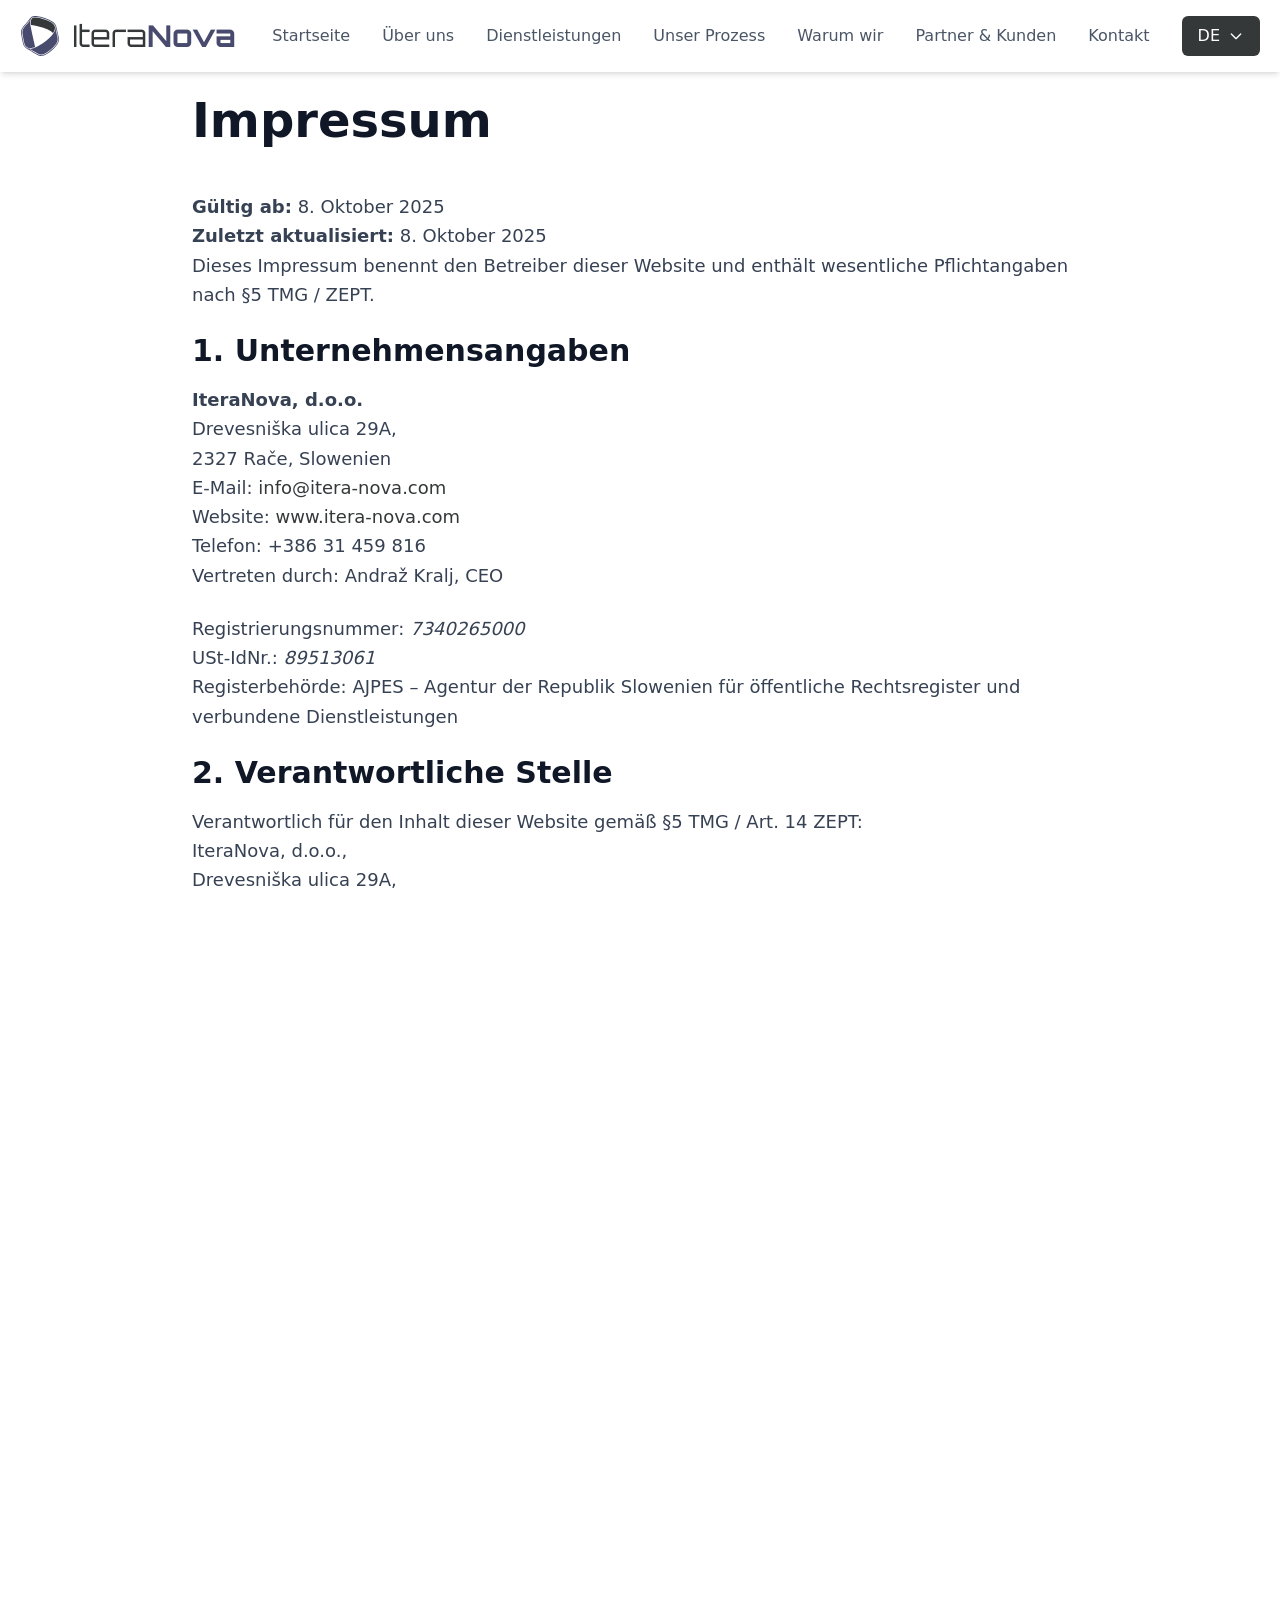
<file: de/legal/index.html>
<!DOCTYPE html><html lang="de"> <head><meta charset="UTF-8"><meta name="viewport" content="width=device-width, initial-scale=1.0"><meta name="description" content="Rechtshinweis für IteraNova"><meta name="robots" content="index, follow"><link rel="canonical" href="https://www.itera-nova.com/"><link rel="alternate" href="https://www.itera-nova.com/" hreflang="en"><link rel="alternate" href="https://www.itera-nova.com/de/" hreflang="de"><link rel="alternate" href="https://www.itera-nova.com/sl/" hreflang="sl"><link rel="alternate" href="https://www.itera-nova.com/" hreflang="x-default"><link rel="icon" type="image/png" sizes="16x16" href="/favicon/favicon-16x16.png"><link rel="icon" type="image/png" sizes="32x32" href="/favicon/favicon-32x32.png"><link rel="apple-touch-icon" sizes="180x180" href="/favicon/apple-touch-icon.png"><link rel="manifest" href="/favicon/site.webmanifest"><link rel="shortcut icon" href="/favicon/favicon.ico"><title>Rechtshinweis - IteraNova</title><link rel="preconnect" href="https://fonts.googleapis.com"><link rel="preconnect" href="https://fonts.gstatic.com" crossorigin><link href="https://fonts.googleapis.com/css2?family=Orbitron:wght@400..900&display=swap" rel="stylesheet"><link rel="stylesheet" href="/_astro/Footer.D-HSqniV.css"></head> <body class="font-sans text-gray-800 overflow-x-hidden">  <nav class="fixed top-0 w-full bg-white shadow-md z-50 transition-all duration-300"> <div class="max-w-7xl mx-auto px-5"> <div class="flex justify-between items-center py-4"> <div class="shrink-0"> <a href="/de#home" class="flex items-center gap-3"> <img src="/logo3.svg" alt="IteraNova Logo" class="h-10 w-10 object-contain"> <h1 class="text-3xl font-brand"> <span class="font-normal text-primary-dark1">Itera</span><span class="font-bold text-primary-dark2">Nova</span> </h1> </a> </div>  <ul class="hidden md:flex gap-8 items-center list-none"> <li> <a href="/de#home" class="text-gray-600 hover:text-primary transition-colors duration-300 font-medium"> Startseite </a> </li><li> <a href="/de#about" class="text-gray-600 hover:text-primary transition-colors duration-300 font-medium"> Über uns </a> </li><li> <a href="/de#services" class="text-gray-600 hover:text-primary transition-colors duration-300 font-medium"> Dienstleistungen </a> </li><li> <a href="/de#process" class="text-gray-600 hover:text-primary transition-colors duration-300 font-medium"> Unser Prozess </a> </li><li> <a href="/de#whychooseus" class="text-gray-600 hover:text-primary transition-colors duration-300 font-medium"> Warum wir </a> </li><li> <a href="/de#partnersandclients" class="text-gray-600 hover:text-primary transition-colors duration-300 font-medium"> Partner &amp; Kunden </a> </li><li> <a href="/de#contact" class="text-gray-600 hover:text-primary transition-colors duration-300 font-medium"> Kontakt </a> </li> <li class="relative language-dropdown"> <button class="px-4 py-2 bg-primary text-white rounded-md hover:bg-primary-dark transition-all duration-300 flex items-center gap-2" id="language-button" aria-haspopup="true" aria-expanded="false"> DE <svg xmlns="http://www.w3.org/2000/svg" class="h-4 w-4" fill="none" viewBox="0 0 24 24" stroke="currentColor"> <path stroke-linecap="round" stroke-linejoin="round" stroke-width="2" d="M19 9l-7 7-7-7"></path> </svg> </button> <div class="absolute right-0 mt-2 w-40 bg-white rounded-md shadow-lg hidden" id="language-menu" role="menu" aria-orientation="vertical" aria-labelledby="language-button"> <a href="/" class="block px-4 py-2 text-sm text-gray-700 hover:bg-gray-100 transition-colors " role="menuitem"> English </a><a href="/de" class="block px-4 py-2 text-sm text-gray-700 hover:bg-gray-100 transition-colors bg-gray-50 font-semibold" role="menuitem"> Deutsch </a><a href="/sl" class="block px-4 py-2 text-sm text-gray-700 hover:bg-gray-100 transition-colors " role="menuitem"> Slovenščina </a> </div> </li> </ul>  <button id="mobile-menu-button" class="md:hidden flex flex-col justify-center items-center w-10 h-10 space-y-1.5" aria-label="Toggle menu" aria-expanded="false"> <span class="block w-6 h-0.5 bg-gray-600 transition-all duration-300"></span> <span class="block w-6 h-0.5 bg-gray-600 transition-all duration-300"></span> <span class="block w-6 h-0.5 bg-gray-600 transition-all duration-300"></span> </button> </div>  <div id="mobile-menu" class="md:hidden hidden overflow-hidden"> <ul class="flex flex-col py-4 space-y-2"> <li> <a href="/de#home" class="block py-2 text-gray-600 hover:text-primary hover:bg-gray-50 transition-colors duration-300 font-medium"> Startseite </a> </li><li> <a href="/de#about" class="block py-2 text-gray-600 hover:text-primary hover:bg-gray-50 transition-colors duration-300 font-medium"> Über uns </a> </li><li> <a href="/de#services" class="block py-2 text-gray-600 hover:text-primary hover:bg-gray-50 transition-colors duration-300 font-medium"> Dienstleistungen </a> </li><li> <a href="/de#process" class="block py-2 text-gray-600 hover:text-primary hover:bg-gray-50 transition-colors duration-300 font-medium"> Unser Prozess </a> </li><li> <a href="/de#whychooseus" class="block py-2 text-gray-600 hover:text-primary hover:bg-gray-50 transition-colors duration-300 font-medium"> Warum wir </a> </li><li> <a href="/de#partnersandclients" class="block py-2 text-gray-600 hover:text-primary hover:bg-gray-50 transition-colors duration-300 font-medium"> Partner &amp; Kunden </a> </li><li> <a href="/de#contact" class="block py-2 text-gray-600 hover:text-primary hover:bg-gray-50 transition-colors duration-300 font-medium"> Kontakt </a> </li> <li class="pt-2 border-t border-gray-200"> <div class="flex gap-2"> <a href="/" class="px-3 py-2 rounded-md text-sm transition-colors bg-gray-100 text-gray-700 hover:bg-gray-200"> EN </a><a href="/de" class="px-3 py-2 rounded-md text-sm transition-colors bg-primary text-white"> DE </a><a href="/sl" class="px-3 py-2 rounded-md text-sm transition-colors bg-gray-100 text-gray-700 hover:bg-gray-200"> SL </a> </div> </li> </ul> </div> </div> </nav> <script type="module">document.addEventListener("DOMContentLoaded",()=>{const o=document.getElementById("language-button"),s=document.getElementById("language-menu");o&&s&&(o.addEventListener("click",d=>{d.stopPropagation();const n=s.classList.contains("hidden");s.classList.toggle("hidden"),o.setAttribute("aria-expanded",n?"true":"false")}),document.addEventListener("click",()=>{s.classList.add("hidden"),o.setAttribute("aria-expanded","false")}),s.addEventListener("click",d=>{d.stopPropagation()}));const e=document.getElementById("mobile-menu-button"),a=document.getElementById("mobile-menu");e&&a&&(e.addEventListener("click",()=>{const n=a.classList.contains("hidden");a.classList.toggle("hidden"),e.setAttribute("aria-expanded",n?"true":"false");const t=e.querySelectorAll("span");n?(t[0].style.transform="rotate(45deg) translateY(8px)",t[1].style.opacity="0",t[2].style.transform="rotate(-45deg) translateY(-8px)"):(t[0].style.transform="rotate(0) translateY(0)",t[1].style.opacity="1",t[2].style.transform="rotate(0) translateY(0)")}),a.querySelectorAll("a").forEach(n=>{n.addEventListener("click",()=>{a.classList.add("hidden"),e.setAttribute("aria-expanded","false");const t=e.querySelectorAll("span");t[0].style.transform="rotate(0) translateY(0)",t[1].style.opacity="1",t[2].style.transform="rotate(0) translateY(0)"})}))});</script> <section id="legal" class="min-h-screen flex items-center justify-center px-5 py-20 md:py-24 bg-white"> <div class="max-w-4xl mx-auto w-full"> <h1 class="text-3xl md:text-5xl font-bold mb-8 md:mb-12 text-gray-900">Impressum</h1> <div class="prose prose-lg max-w-none text-gray-700 space-y-6"> <!-- 0. Versioning --> <section> <p class="text-base md:text-lg leading-relaxed"> <strong>Gültig ab:</strong> 8. Oktober 2025<br> <strong>Zuletzt aktualisiert:</strong> 8. Oktober 2025
</p> <p class="text-base md:text-lg leading-relaxed">
Dieses Impressum benennt den Betreiber dieser Website und enthält wesentliche Pflichtangaben nach §5 TMG / ZEPT.
</p> </section> <!-- 1. Unternehmensangaben --> <section> <h2 class="text-2xl md:text-3xl font-bold mb-4 text-gray-900">1. Unternehmensangaben</h2> <p class="text-base md:text-lg leading-relaxed"> <strong>IteraNova, d.o.o.</strong><br>
Drevesniška ulica 29A, <br>
2327 Rače, Slowenien<br>
E-Mail: <a href="mailto:info@itera-nova.com" class="text-primary hover:underline">info@itera-nova.com</a><br>
Website: <a href="https://www.itera-nova.com" class="text-primary hover:underline">www.itera-nova.com</a><br>
Telefon: +386 31 459 816<br>
Vertreten durch: Andraž Kralj, CEO
</p><br> <p class="text-base md:text-lg leading-relaxed">
Registrierungsnummer: <em>7340265000</em><br>
USt-IdNr.: <em>89513061</em><br>
Registerbehörde: AJPES – Agentur der Republik Slowenien für öffentliche Rechtsregister und verbundene Dienstleistungen
</p> </section> <!-- 2. Verantwortliche Stelle --> <section> <h2 class="text-2xl md:text-3xl font-bold mb-4 text-gray-900">2. Verantwortliche Stelle</h2> <p class="text-base md:text-lg leading-relaxed">
Verantwortlich für den Inhalt dieser Website gemäß §5 TMG / Art. 14 ZEPT:<br>
IteraNova, d.o.o., <br>
Drevesniška ulica 29A, <br>
2327 Rače, Slowenien <br>
E-Mail: <a href="mailto:info@itera-nova.com" class="text-primary hover:underline">info@itera-nova.com</a> </p> </section> <!-- 3. Inhalte der Website --> <section> <h2 class="text-2xl md:text-3xl font-bold mb-4 text-gray-900">3. Inhalte der Website</h2> <p class="text-base md:text-lg leading-relaxed">
Wir bemühen uns um korrekte und aktuelle Informationen, übernehmen jedoch keine Gewähr für Vollständigkeit, Richtigkeit und Aktualität.
            Inhalte können ohne vorherige Ankündigung geändert, ergänzt oder entfernt werden.
</p> </section> <!-- 4. Externe Links --> <section> <h2 class="text-2xl md:text-3xl font-bold mb-4 text-gray-900">4. Externe Links</h2> <p class="text-base md:text-lg leading-relaxed">
Unsere Website kann Links zu Websites Dritter enthalten. Für deren Inhalte sind ausschließlich deren Betreiber verantwortlich.
            Auf deren aktuelle und zukünftige Gestaltung haben wir keinen Einfluss; eine Haftung ist ausgeschlossen.
</p> </section> <!-- 5. Urheberrecht & Kennzeichenrechte --> <section> <h2 class="text-2xl md:text-3xl font-bold mb-4 text-gray-900">5. Urheberrecht und gewerbliche Schutzrechte</h2> <p class="text-base md:text-lg leading-relaxed">
Sämtliche Inhalte (Texte, Bilder, Grafiken, Designelemente, Quellcode) unterliegen dem Urheberrecht bzw. weiteren Schutzrechten.
            Jede Nutzung außerhalb gesetzlicher Schranken bedarf der vorherigen schriftlichen Zustimmung von IteraNova, d.o.o.
            Name und Logo „IteraNova” sind geschützte Bezeichnungen.
</p> </section> <!-- 6. Haftungsbeschränkung --> <section> <h2 class="text-2xl md:text-3xl font-bold mb-4 text-gray-900">6. Haftungsbeschränkung</h2> <p class="text-base md:text-lg leading-relaxed">
Wir bemühen uns um einen sicheren und störungsfreien Betrieb der Website. Für vorübergehende Nichtverfügbarkeit, Datenverluste
            oder mittelbare/folgende Schäden aus der Nutzung bzw. Nichtnutzung übernehmen wir keine Haftung, außer bei Vorsatz oder grober Fahrlässigkeit.
</p> </section> <!-- 7. Anwendbares Recht & Gerichtsstand --> <section> <h2 class="text-2xl md:text-3xl font-bold mb-4 text-gray-900">7. Anwendbares Recht und Gerichtsstand</h2> <p class="text-base md:text-lg leading-relaxed">
Es gilt das Recht der Republik Slowenien. Für grenzüberschreitende Sachverhalte innerhalb der EU gelten die einschlägigen EU-Vorschriften und zwingenden Verbraucherschutzgesetze.
            Zuständig ist das Gericht in Maribor, Slowenien.
</p> </section> <!-- 8. Kontakt --> <section> <h2 class="text-2xl md:text-3xl font-bold mb-4 text-gray-900">8. Kontakt</h2> <p class="text-base md:text-lg leading-relaxed">
IteraNova, d.o.o., <br>
Drevesniška ulica 29A, <br>
2327 Rače, Slowenien <br>
E-Mail: <a href="mailto:info@itera-nova.com" class="text-primary hover:underline">info@itera-nova.com</a><br>
Telefon: +386 31 459 816<br> </p> </section> </div> </div> </section> <section id="footer" class="min-h-[60vh] flex items-center justify-center bg-gray-900 text-white px-5 py-20 md:py-0"> <div class="max-w-7xl mx-auto"> <div class="grid grid-cols-1 md:grid-cols-4 gap-8 md:gap-12 mb-8"> <div class="text-left"> <div class="text-sm md:text-base space-y-1"> <h1 class="text-3xl font-brand"> <span class="font-normal text-primary-light1">Itera</span><span class="font-bold text-primary-light2">Nova</span> </h1> </div> </div> <!-- Address Section --> <div class="text-left"> <h3 class="text-xl md:text-2xl font-bold mb-4 md:mb-6">Adresse</h3> <div class="text-sm md:text-base space-y-1"> <p>Drevesniška ulica 29A</p> <p>2327 Rače</p> <p>Slowenien</p> </div> </div> <!-- Contact Section --> <div class="text-left"> <h3 class="text-xl md:text-2xl font-bold mb-4 md:mb-6">Kontakt</h3> <div class="text-sm md:text-base space-y-1"> <p>E-Mail: <a href="mailto:info@itera-nova.com" class="hover:text-primary transition-colors">info@itera-nova.com</a></p> <p>Telefon: +386 31 459 81</p> </div> </div> <!-- Impressum Section --> <div class="text-left"> <h3 class="text-xl md:text-2xl font-bold mb-4 md:mb-6">Impressum</h3> <div class="text-sm md:text-base space-y-1"> <a href="/de/privacy/" class="hover:text-primary transition-colors">Datenschutzerklärung</a> <br> <a href="/de/legal/" class="hover:text-primary transition-colors">Impressum</a> </div> </div> </div> <!-- Copyright --> <div class="border-t border-gray-700 pt-6 md:pt-8 text-center"> <p class="text-sm md:text-base mb-3">© 2025-2026 IteraNova. Alle Rechte vorbehalten.</p> <p class="text-sm md:text-base mb-3">Registrierungsnummer: 7340265000</p> <p class="text-sm md:text-base mb-3">USt-IdNr.: SI89513061</p> </div> </div> </section> </body></html>
</file>
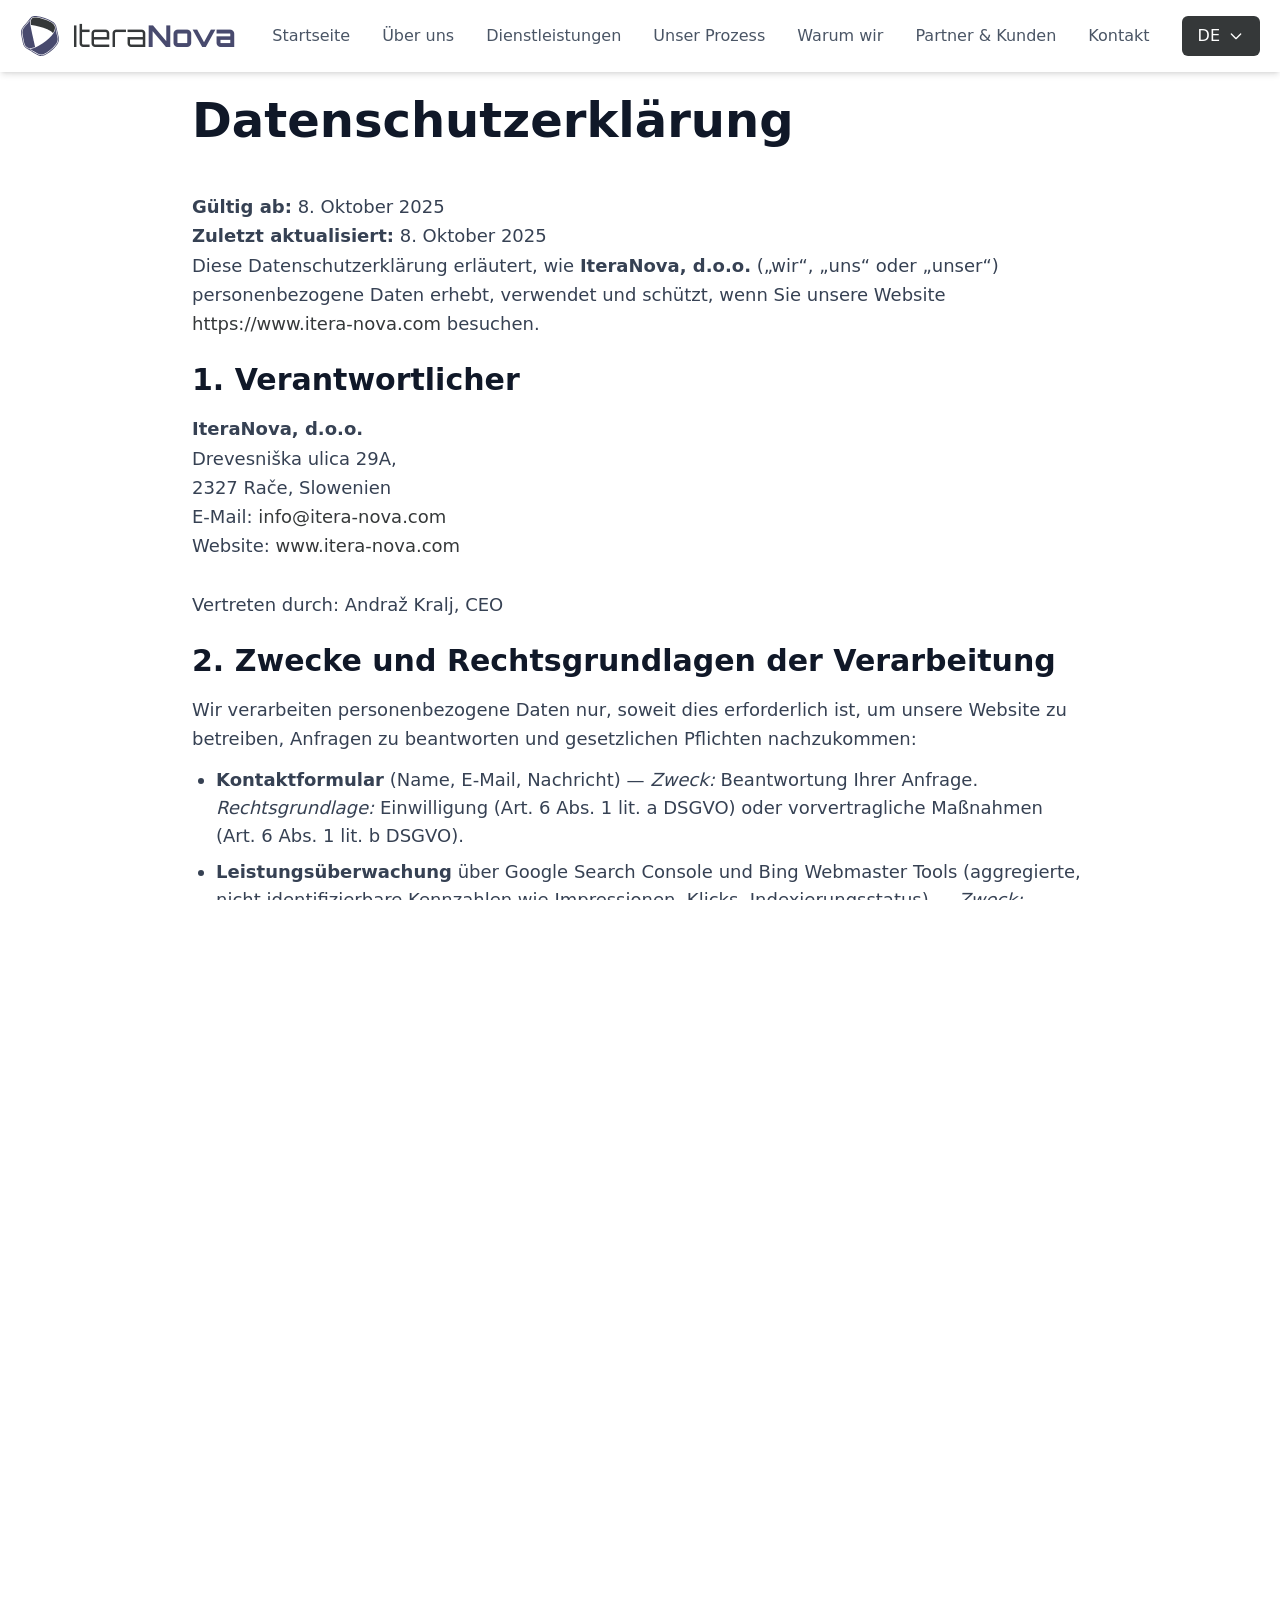
<file: de/privacy/index.html>
<!DOCTYPE html><html lang="de"> <head><meta charset="UTF-8"><meta name="viewport" content="width=device-width, initial-scale=1.0"><meta name="description" content="Datenschutzerklärung für IteraNova"><meta name="robots" content="index, follow"><link rel="canonical" href="https://www.itera-nova.com/"><link rel="alternate" href="https://www.itera-nova.com/" hreflang="en"><link rel="alternate" href="https://www.itera-nova.com/de/" hreflang="de"><link rel="alternate" href="https://www.itera-nova.com/sl/" hreflang="sl"><link rel="alternate" href="https://www.itera-nova.com/" hreflang="x-default"><link rel="icon" type="image/png" sizes="16x16" href="/favicon/favicon-16x16.png"><link rel="icon" type="image/png" sizes="32x32" href="/favicon/favicon-32x32.png"><link rel="apple-touch-icon" sizes="180x180" href="/favicon/apple-touch-icon.png"><link rel="manifest" href="/favicon/site.webmanifest"><link rel="shortcut icon" href="/favicon/favicon.ico"><title>Datenschutzerklärung - IteraNova</title><link rel="preconnect" href="https://fonts.googleapis.com"><link rel="preconnect" href="https://fonts.gstatic.com" crossorigin><link href="https://fonts.googleapis.com/css2?family=Orbitron:wght@400..900&display=swap" rel="stylesheet"><link rel="stylesheet" href="/_astro/Footer.D-HSqniV.css"></head> <body class="font-sans text-gray-800 overflow-x-hidden">  <nav class="fixed top-0 w-full bg-white shadow-md z-50 transition-all duration-300"> <div class="max-w-7xl mx-auto px-5"> <div class="flex justify-between items-center py-4"> <div class="shrink-0"> <a href="/de#home" class="flex items-center gap-3"> <img src="/logo3.svg" alt="IteraNova Logo" class="h-10 w-10 object-contain"> <h1 class="text-3xl font-brand"> <span class="font-normal text-primary-dark1">Itera</span><span class="font-bold text-primary-dark2">Nova</span> </h1> </a> </div>  <ul class="hidden md:flex gap-8 items-center list-none"> <li> <a href="/de#home" class="text-gray-600 hover:text-primary transition-colors duration-300 font-medium"> Startseite </a> </li><li> <a href="/de#about" class="text-gray-600 hover:text-primary transition-colors duration-300 font-medium"> Über uns </a> </li><li> <a href="/de#services" class="text-gray-600 hover:text-primary transition-colors duration-300 font-medium"> Dienstleistungen </a> </li><li> <a href="/de#process" class="text-gray-600 hover:text-primary transition-colors duration-300 font-medium"> Unser Prozess </a> </li><li> <a href="/de#whychooseus" class="text-gray-600 hover:text-primary transition-colors duration-300 font-medium"> Warum wir </a> </li><li> <a href="/de#partnersandclients" class="text-gray-600 hover:text-primary transition-colors duration-300 font-medium"> Partner &amp; Kunden </a> </li><li> <a href="/de#contact" class="text-gray-600 hover:text-primary transition-colors duration-300 font-medium"> Kontakt </a> </li> <li class="relative language-dropdown"> <button class="px-4 py-2 bg-primary text-white rounded-md hover:bg-primary-dark transition-all duration-300 flex items-center gap-2" id="language-button" aria-haspopup="true" aria-expanded="false"> DE <svg xmlns="http://www.w3.org/2000/svg" class="h-4 w-4" fill="none" viewBox="0 0 24 24" stroke="currentColor"> <path stroke-linecap="round" stroke-linejoin="round" stroke-width="2" d="M19 9l-7 7-7-7"></path> </svg> </button> <div class="absolute right-0 mt-2 w-40 bg-white rounded-md shadow-lg hidden" id="language-menu" role="menu" aria-orientation="vertical" aria-labelledby="language-button"> <a href="/" class="block px-4 py-2 text-sm text-gray-700 hover:bg-gray-100 transition-colors " role="menuitem"> English </a><a href="/de" class="block px-4 py-2 text-sm text-gray-700 hover:bg-gray-100 transition-colors bg-gray-50 font-semibold" role="menuitem"> Deutsch </a><a href="/sl" class="block px-4 py-2 text-sm text-gray-700 hover:bg-gray-100 transition-colors " role="menuitem"> Slovenščina </a> </div> </li> </ul>  <button id="mobile-menu-button" class="md:hidden flex flex-col justify-center items-center w-10 h-10 space-y-1.5" aria-label="Toggle menu" aria-expanded="false"> <span class="block w-6 h-0.5 bg-gray-600 transition-all duration-300"></span> <span class="block w-6 h-0.5 bg-gray-600 transition-all duration-300"></span> <span class="block w-6 h-0.5 bg-gray-600 transition-all duration-300"></span> </button> </div>  <div id="mobile-menu" class="md:hidden hidden overflow-hidden"> <ul class="flex flex-col py-4 space-y-2"> <li> <a href="/de#home" class="block py-2 text-gray-600 hover:text-primary hover:bg-gray-50 transition-colors duration-300 font-medium"> Startseite </a> </li><li> <a href="/de#about" class="block py-2 text-gray-600 hover:text-primary hover:bg-gray-50 transition-colors duration-300 font-medium"> Über uns </a> </li><li> <a href="/de#services" class="block py-2 text-gray-600 hover:text-primary hover:bg-gray-50 transition-colors duration-300 font-medium"> Dienstleistungen </a> </li><li> <a href="/de#process" class="block py-2 text-gray-600 hover:text-primary hover:bg-gray-50 transition-colors duration-300 font-medium"> Unser Prozess </a> </li><li> <a href="/de#whychooseus" class="block py-2 text-gray-600 hover:text-primary hover:bg-gray-50 transition-colors duration-300 font-medium"> Warum wir </a> </li><li> <a href="/de#partnersandclients" class="block py-2 text-gray-600 hover:text-primary hover:bg-gray-50 transition-colors duration-300 font-medium"> Partner &amp; Kunden </a> </li><li> <a href="/de#contact" class="block py-2 text-gray-600 hover:text-primary hover:bg-gray-50 transition-colors duration-300 font-medium"> Kontakt </a> </li> <li class="pt-2 border-t border-gray-200"> <div class="flex gap-2"> <a href="/" class="px-3 py-2 rounded-md text-sm transition-colors bg-gray-100 text-gray-700 hover:bg-gray-200"> EN </a><a href="/de" class="px-3 py-2 rounded-md text-sm transition-colors bg-primary text-white"> DE </a><a href="/sl" class="px-3 py-2 rounded-md text-sm transition-colors bg-gray-100 text-gray-700 hover:bg-gray-200"> SL </a> </div> </li> </ul> </div> </div> </nav> <script type="module">document.addEventListener("DOMContentLoaded",()=>{const o=document.getElementById("language-button"),s=document.getElementById("language-menu");o&&s&&(o.addEventListener("click",d=>{d.stopPropagation();const n=s.classList.contains("hidden");s.classList.toggle("hidden"),o.setAttribute("aria-expanded",n?"true":"false")}),document.addEventListener("click",()=>{s.classList.add("hidden"),o.setAttribute("aria-expanded","false")}),s.addEventListener("click",d=>{d.stopPropagation()}));const e=document.getElementById("mobile-menu-button"),a=document.getElementById("mobile-menu");e&&a&&(e.addEventListener("click",()=>{const n=a.classList.contains("hidden");a.classList.toggle("hidden"),e.setAttribute("aria-expanded",n?"true":"false");const t=e.querySelectorAll("span");n?(t[0].style.transform="rotate(45deg) translateY(8px)",t[1].style.opacity="0",t[2].style.transform="rotate(-45deg) translateY(-8px)"):(t[0].style.transform="rotate(0) translateY(0)",t[1].style.opacity="1",t[2].style.transform="rotate(0) translateY(0)")}),a.querySelectorAll("a").forEach(n=>{n.addEventListener("click",()=>{a.classList.add("hidden"),e.setAttribute("aria-expanded","false");const t=e.querySelectorAll("span");t[0].style.transform="rotate(0) translateY(0)",t[1].style.opacity="1",t[2].style.transform="rotate(0) translateY(0)"})}))});</script> <section id="privacy" class="min-h-screen flex items-center justify-center px-5 py-20 md:py-24 bg-white"> <div class="max-w-4xl mx-auto w-full"> <h1 class="text-3xl md:text-5xl font-bold mb-8 md:mb-12 text-gray-900">Datenschutzerklärung</h1> <div class="prose prose-lg max-w-none text-gray-700 space-y-6"> <!-- 0. Versioning --> <section> <p class="text-base md:text-lg leading-relaxed"> <strong>Gültig ab:</strong> 8. Oktober 2025<br> <strong>Zuletzt aktualisiert:</strong> 8. Oktober 2025
</p> <p class="text-base md:text-lg leading-relaxed">
Diese Datenschutzerklärung erläutert, wie <strong>IteraNova, d.o.o.</strong> („wir“, „uns“ oder „unser“) personenbezogene Daten erhebt, verwendet und schützt, wenn Sie unsere Website
<a href="https://www.itera-nova.com" class="text-primary hover:underline">https://www.itera-nova.com</a> besuchen.
</p> </section> <!-- 1. Controller --> <section> <h2 class="text-2xl md:text-3xl font-bold mb-4 text-gray-900">1. Verantwortlicher</h2> <p class="text-base md:text-lg leading-relaxed"> <strong>IteraNova, d.o.o.</strong><br>
Drevesniška ulica 29A, <br>
2327 Rače, Slowenien<br>
E-Mail: <a href="mailto:info@itera-nova.com" class="text-primary hover:underline">info@itera-nova.com</a><br>
Website: <a href="https://www.itera-nova.com" class="text-primary hover:underline">www.itera-nova.com</a> <br><br>
Vertreten durch: Andraž Kralj, CEO
</p> </section> <!-- 2. Purposes & Legal Bases --> <section> <h2 class="text-2xl md:text-3xl font-bold mb-4 text-gray-900">2. Zwecke und Rechtsgrundlagen der Verarbeitung</h2> <p class="text-base md:text-lg leading-relaxed mb-3">
Wir verarbeiten personenbezogene Daten nur, soweit dies erforderlich ist, um unsere Website zu betreiben, Anfragen zu beantworten und gesetzlichen Pflichten nachzukommen:
</p> <ul class="list-disc pl-6 space-y-2 text-base md:text-lg"> <li> <strong>Kontaktformular</strong> (Name, E-Mail, Nachricht) — <em>Zweck:</em> Beantwortung Ihrer Anfrage. <em>Rechtsgrundlage:</em> Einwilligung (Art. 6 Abs. 1 lit. a DSGVO) oder vorvertragliche Maßnahmen (Art. 6 Abs. 1 lit. b DSGVO).
</li> <li> <strong>Leistungsüberwachung</strong> über Google Search Console und Bing Webmaster Tools (aggregierte, nicht identifizierbare Kennzahlen wie Impressionen, Klicks, Indexierungsstatus) — <em>Zweck:</em> Überwachung und Verbesserung der Sichtbarkeit. <em>Rechtsgrundlage:</em> berechtigtes Interesse (Art. 6 Abs. 1 lit. f DSGVO).
</li> <li> <strong>Technischer Betrieb & Sicherheit</strong> (Server-Logs, grundlegende technische Daten) — <em>Zweck:</em> Sicherstellung der Verfügbarkeit und Sicherheit der Website. <em>Rechtsgrundlage:</em> berechtigtes Interesse (Art. 6 Abs. 1 lit. f DSGVO).
</li> </ul> </section> <!-- 3. Data Categories --> <section> <h2 class="text-2xl md:text-3xl font-bold mb-4 text-gray-900">3. Kategorien personenbezogener Daten</h2> <ul class="list-disc pl-6 space-y-2 text-base md:text-lg"> <li><strong>Identifikations- & Kontaktdaten:</strong> Name, E-Mail-Adresse (bei Kontaktaufnahme).</li> <li><strong>Kommunikationsinhalte:</strong> von Ihnen übermittelte Nachrichtenangaben.</li> <li><strong>Technische Daten:</strong> IP-Adresse, User-Agent, Zeitstempel (über Server-Logs für Sicherheit/Diagnose).</li> <li><strong>Aggregierte Suchmetriken:</strong> nicht identifizierbare Daten aus Google Search Console und Bing Webmaster Tools.</li> </ul> <p class="text-base md:text-lg leading-relaxed mt-2">Wir verarbeiten keine besonderen Kategorien personenbezogener Daten.</p> </section> <!-- 4. Cookies & Analytics --> <section> <h2 class="text-2xl md:text-3xl font-bold mb-4 text-gray-900">4. Cookies und Analysen</h2> <p class="text-base md:text-lg leading-relaxed">
Unsere Website verwendet nur technisch notwendige Cookies. Wir setzen derzeit keine Analyse-, Marketing- oder Profiling-Cookies ein.
            Google Search Console und Bing Webmaster Tools analysieren Daten der Suchmaschinen und setzen über unsere Seite keine Tracking-Cookies auf Ihrem Gerät.
            Falls wir künftig Analyse- oder Marketing-Tools einführen, aktualisieren wir diese Erklärung und holen ggf. erforderliche Einwilligungen ein.
</p> </section> <!-- 5. Retention --> <section> <h2 class="text-2xl md:text-3xl font-bold mb-4 text-gray-900">5. Speicherdauer</h2> <p class="text-base md:text-lg leading-relaxed">
Wir speichern personenbezogene Daten nur so lange, wie es für die genannten Zwecke erforderlich ist oder gesetzliche Pflichten bestehen.
            Kontaktform-Nachrichten werden in der Regel bis zu <strong>12 Monate</strong> nach Abschluss der Anfrage aufbewahrt, sofern keine längeren Fristen erforderlich sind.
</p> </section> <!-- 6. Sharing --> <section> <h2 class="text-2xl md:text-3xl font-bold mb-4 text-gray-900">6. Weitergabe an Dritte</h2> <p class="text-base md:text-lg leading-relaxed mb-3">
Wir verkaufen oder vermieten keine personenbezogenen Daten. Eine Weitergabe erfolgt ausschließlich an vertrauenswürdige Dienstleister, die in unserem Auftrag handeln und zur Vertraulichkeit verpflichtet sind:
</p> <ul class="list-disc pl-6 space-y-2 text-base md:text-lg"> <li>Webhosting- und IT-Wartungsanbieter (Betrieb und Sicherheit der Website).</li> <li>E-Mail-Dienstleister (Abwicklung der Kontaktkommunikation).</li> </ul> <p class="text-base md:text-lg leading-relaxed mt-2">
Es findet keine Übermittlung in Länder außerhalb des Europäischen Wirtschaftsraums (EWR) statt. Sollte sich dies ändern, treffen wir geeignete Garantien gemäß DSGVO.
</p> </section> <!-- 7. Security --> <section> <h2 class="text-2xl md:text-3xl font-bold mb-4 text-gray-900">7. Datensicherheit</h2> <p class="text-base md:text-lg leading-relaxed">
Wir treffen angemessene technische und organisatorische Maßnahmen zum Schutz personenbezogener Daten vor unbefugtem Zugriff, Veränderung, Offenlegung oder Zerstörung.
            Dennoch kann keine Methode der Internetübertragung oder elektronischen Speicherung 100%ige Sicherheit garantieren.
</p> </section> <!-- 8. Your Rights --> <section> <h2 class="text-2xl md:text-3xl font-bold mb-4 text-gray-900">8. Ihre Rechte</h2> <p class="text-base md:text-lg leading-relaxed mb-3">
Nach der DSGVO haben Sie insbesondere folgende Rechte:
</p> <ul class="list-disc pl-6 space-y-2 text-base md:text-lg"> <li>Auskunft über Ihre personenbezogenen Daten;</li> <li>Berichtigung unrichtiger oder unvollständiger Daten;</li> <li>Löschung („Recht auf Vergessenwerden“);</li> <li>Einschränkung der Verarbeitung in bestimmten Fällen;</li> <li>Datenübertragbarkeit;</li> <li>Widerspruch gegen Verarbeitungen auf Basis berechtigter Interessen;</li> <li>Widerruf Ihrer Einwilligung jederzeit (ohne Auswirkung auf die Rechtmäßigkeit der bisherigen Verarbeitung).</li> </ul> <p class="text-base md:text-lg leading-relaxed mt-2">
Zur Ausübung Ihrer Rechte kontaktieren Sie uns unter
<a href="mailto:info@itera-nova.com" class="text-primary hover:underline">info@itera-nova.com</a>.
</p> </section> <!-- 9. Complaints --> <section> <h2 class="text-2xl md:text-3xl font-bold mb-4 text-gray-900">9. Beschwerderecht</h2> <p class="text-base md:text-lg leading-relaxed">
Sie können eine Beschwerde bei der zuständigen Aufsichtsbehörde einreichen:
<br><strong>Informacijski pooblaščenec (Information Commissioner)</strong>, Dunajska cesta 22, 1000 Ljubljana, Slowenien —
<a href="https://www.ip-rs.si/en/" target="_blank" rel="noopener" class="text-primary hover:underline">www.ip-rs.si</a>.
</p> </section> <!-- 10. Changes --> <section> <h2 class="text-2xl md:text-3xl font-bold mb-4 text-gray-900">10. Änderungen dieser Datenschutzerklärung</h2> <p class="text-base md:text-lg leading-relaxed">
Wir können diese Datenschutzerklärung von Zeit zu Zeit aktualisieren. Die jeweils aktuelle Version ist auf dieser Seite veröffentlicht und zeigt das Datum der letzten Aktualisierung.
</p> </section> <!-- 11. Contact --> <section> <h2 class="text-2xl md:text-3xl font-bold mb-4 text-gray-900">11. Kontakt</h2> <p class="text-base md:text-lg leading-relaxed">
Bei Fragen zu dieser Datenschutzerklärung kontaktieren Sie uns bitte:
</p> <p class="text-base md:text-lg leading-relaxed mt-3"> <strong>IteraNova, d.o.o.</strong><br>
Drevesniška ulica 29A, <br>
2327 Rače, Slowenien<br>
E-Mail: <a href="mailto:info@itera-nova.com" class="text-primary hover:underline">info@itera-nova.com</a><br>
Telefon: +386 31 459 816
</p> </section> </div> </div> </section> <section id="footer" class="min-h-[60vh] flex items-center justify-center bg-gray-900 text-white px-5 py-20 md:py-0"> <div class="max-w-7xl mx-auto"> <div class="grid grid-cols-1 md:grid-cols-4 gap-8 md:gap-12 mb-8"> <div class="text-left"> <div class="text-sm md:text-base space-y-1"> <h1 class="text-3xl font-brand"> <span class="font-normal text-primary-light1">Itera</span><span class="font-bold text-primary-light2">Nova</span> </h1> </div> </div> <!-- Address Section --> <div class="text-left"> <h3 class="text-xl md:text-2xl font-bold mb-4 md:mb-6">Adresse</h3> <div class="text-sm md:text-base space-y-1"> <p>Drevesniška ulica 29A</p> <p>2327 Rače</p> <p>Slowenien</p> </div> </div> <!-- Contact Section --> <div class="text-left"> <h3 class="text-xl md:text-2xl font-bold mb-4 md:mb-6">Kontakt</h3> <div class="text-sm md:text-base space-y-1"> <p>E-Mail: <a href="mailto:info@itera-nova.com" class="hover:text-primary transition-colors">info@itera-nova.com</a></p> <p>Telefon: +386 31 459 81</p> </div> </div> <!-- Impressum Section --> <div class="text-left"> <h3 class="text-xl md:text-2xl font-bold mb-4 md:mb-6">Impressum</h3> <div class="text-sm md:text-base space-y-1"> <a href="/de/privacy/" class="hover:text-primary transition-colors">Datenschutzerklärung</a> <br> <a href="/de/legal/" class="hover:text-primary transition-colors">Impressum</a> </div> </div> </div> <!-- Copyright --> <div class="border-t border-gray-700 pt-6 md:pt-8 text-center"> <p class="text-sm md:text-base mb-3">© 2025-2026 IteraNova. Alle Rechte vorbehalten.</p> <p class="text-sm md:text-base mb-3">Registrierungsnummer: 7340265000</p> <p class="text-sm md:text-base mb-3">USt-IdNr.: SI89513061</p> </div> </div> </section> </body></html>
</file>
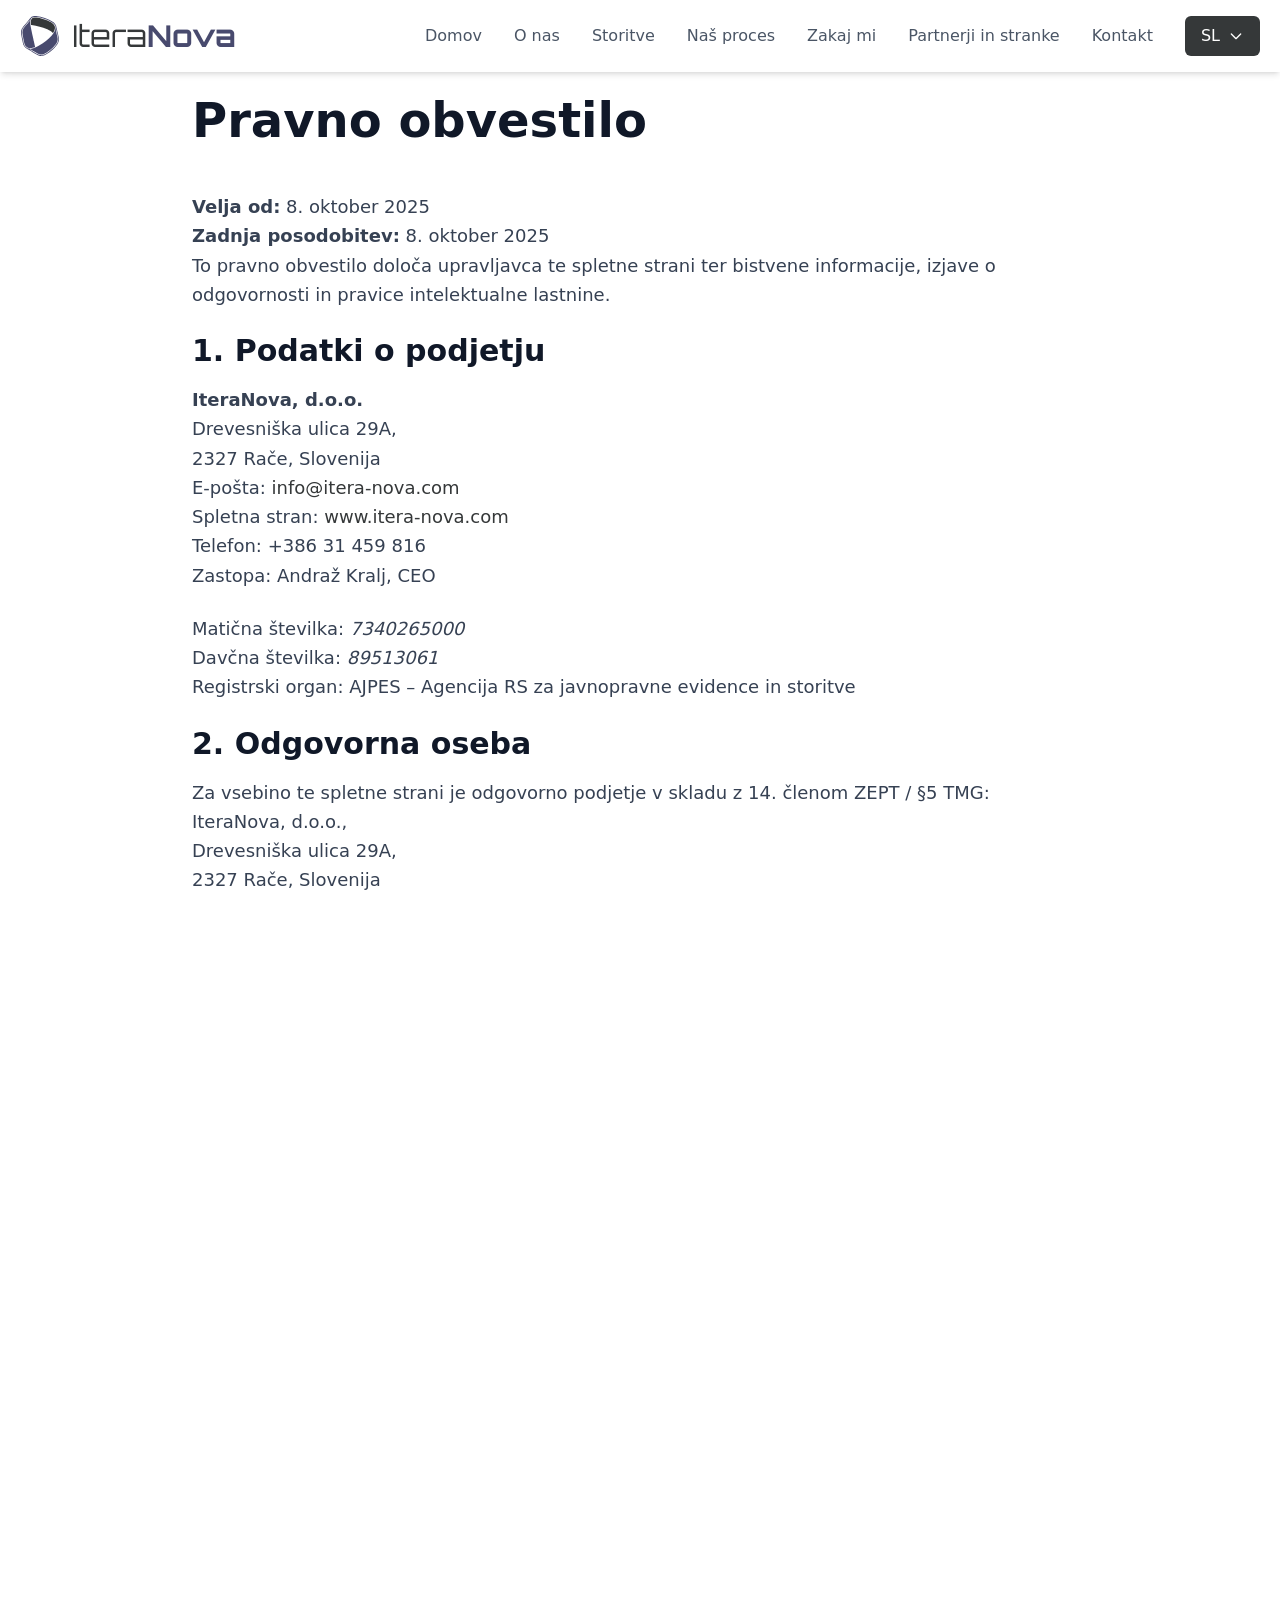
<file: sl/legal/index.html>
<!DOCTYPE html><html lang="sl"> <head><meta charset="UTF-8"><meta name="viewport" content="width=device-width, initial-scale=1.0"><meta name="description" content="Pravno obvestilo za IteraNova"><meta name="robots" content="index, follow"><link rel="canonical" href="https://www.itera-nova.com/"><link rel="alternate" href="https://www.itera-nova.com/" hreflang="en"><link rel="alternate" href="https://www.itera-nova.com/de/" hreflang="de"><link rel="alternate" href="https://www.itera-nova.com/sl/" hreflang="sl"><link rel="alternate" href="https://www.itera-nova.com/" hreflang="x-default"><link rel="icon" type="image/png" sizes="16x16" href="/favicon/favicon-16x16.png"><link rel="icon" type="image/png" sizes="32x32" href="/favicon/favicon-32x32.png"><link rel="apple-touch-icon" sizes="180x180" href="/favicon/apple-touch-icon.png"><link rel="manifest" href="/favicon/site.webmanifest"><link rel="shortcut icon" href="/favicon/favicon.ico"><title>Pravno obvestilo - IteraNova</title><link rel="preconnect" href="https://fonts.googleapis.com"><link rel="preconnect" href="https://fonts.gstatic.com" crossorigin><link href="https://fonts.googleapis.com/css2?family=Orbitron:wght@400..900&display=swap" rel="stylesheet"><link rel="stylesheet" href="/_astro/Footer.D-HSqniV.css"></head> <body class="font-sans text-gray-800 overflow-x-hidden">  <nav class="fixed top-0 w-full bg-white shadow-md z-50 transition-all duration-300"> <div class="max-w-7xl mx-auto px-5"> <div class="flex justify-between items-center py-4"> <div class="shrink-0"> <a href="/sl#home" class="flex items-center gap-3"> <img src="/logo3.svg" alt="IteraNova Logo" class="h-10 w-10 object-contain"> <h1 class="text-3xl font-brand"> <span class="font-normal text-primary-dark1">Itera</span><span class="font-bold text-primary-dark2">Nova</span> </h1> </a> </div>  <ul class="hidden md:flex gap-8 items-center list-none"> <li> <a href="/sl#home" class="text-gray-600 hover:text-primary transition-colors duration-300 font-medium"> Domov </a> </li><li> <a href="/sl#about" class="text-gray-600 hover:text-primary transition-colors duration-300 font-medium"> O nas </a> </li><li> <a href="/sl#services" class="text-gray-600 hover:text-primary transition-colors duration-300 font-medium"> Storitve </a> </li><li> <a href="/sl#process" class="text-gray-600 hover:text-primary transition-colors duration-300 font-medium"> Naš proces </a> </li><li> <a href="/sl#whychooseus" class="text-gray-600 hover:text-primary transition-colors duration-300 font-medium"> Zakaj mi </a> </li><li> <a href="/sl#partnersandclients" class="text-gray-600 hover:text-primary transition-colors duration-300 font-medium"> Partnerji in stranke </a> </li><li> <a href="/sl#contact" class="text-gray-600 hover:text-primary transition-colors duration-300 font-medium"> Kontakt </a> </li> <li class="relative language-dropdown"> <button class="px-4 py-2 bg-primary text-white rounded-md hover:bg-primary-dark transition-all duration-300 flex items-center gap-2" id="language-button" aria-haspopup="true" aria-expanded="false"> SL <svg xmlns="http://www.w3.org/2000/svg" class="h-4 w-4" fill="none" viewBox="0 0 24 24" stroke="currentColor"> <path stroke-linecap="round" stroke-linejoin="round" stroke-width="2" d="M19 9l-7 7-7-7"></path> </svg> </button> <div class="absolute right-0 mt-2 w-40 bg-white rounded-md shadow-lg hidden" id="language-menu" role="menu" aria-orientation="vertical" aria-labelledby="language-button"> <a href="/" class="block px-4 py-2 text-sm text-gray-700 hover:bg-gray-100 transition-colors " role="menuitem"> English </a><a href="/de" class="block px-4 py-2 text-sm text-gray-700 hover:bg-gray-100 transition-colors " role="menuitem"> Deutsch </a><a href="/sl" class="block px-4 py-2 text-sm text-gray-700 hover:bg-gray-100 transition-colors bg-gray-50 font-semibold" role="menuitem"> Slovenščina </a> </div> </li> </ul>  <button id="mobile-menu-button" class="md:hidden flex flex-col justify-center items-center w-10 h-10 space-y-1.5" aria-label="Toggle menu" aria-expanded="false"> <span class="block w-6 h-0.5 bg-gray-600 transition-all duration-300"></span> <span class="block w-6 h-0.5 bg-gray-600 transition-all duration-300"></span> <span class="block w-6 h-0.5 bg-gray-600 transition-all duration-300"></span> </button> </div>  <div id="mobile-menu" class="md:hidden hidden overflow-hidden"> <ul class="flex flex-col py-4 space-y-2"> <li> <a href="/sl#home" class="block py-2 text-gray-600 hover:text-primary hover:bg-gray-50 transition-colors duration-300 font-medium"> Domov </a> </li><li> <a href="/sl#about" class="block py-2 text-gray-600 hover:text-primary hover:bg-gray-50 transition-colors duration-300 font-medium"> O nas </a> </li><li> <a href="/sl#services" class="block py-2 text-gray-600 hover:text-primary hover:bg-gray-50 transition-colors duration-300 font-medium"> Storitve </a> </li><li> <a href="/sl#process" class="block py-2 text-gray-600 hover:text-primary hover:bg-gray-50 transition-colors duration-300 font-medium"> Naš proces </a> </li><li> <a href="/sl#whychooseus" class="block py-2 text-gray-600 hover:text-primary hover:bg-gray-50 transition-colors duration-300 font-medium"> Zakaj mi </a> </li><li> <a href="/sl#partnersandclients" class="block py-2 text-gray-600 hover:text-primary hover:bg-gray-50 transition-colors duration-300 font-medium"> Partnerji in stranke </a> </li><li> <a href="/sl#contact" class="block py-2 text-gray-600 hover:text-primary hover:bg-gray-50 transition-colors duration-300 font-medium"> Kontakt </a> </li> <li class="pt-2 border-t border-gray-200"> <div class="flex gap-2"> <a href="/" class="px-3 py-2 rounded-md text-sm transition-colors bg-gray-100 text-gray-700 hover:bg-gray-200"> EN </a><a href="/de" class="px-3 py-2 rounded-md text-sm transition-colors bg-gray-100 text-gray-700 hover:bg-gray-200"> DE </a><a href="/sl" class="px-3 py-2 rounded-md text-sm transition-colors bg-primary text-white"> SL </a> </div> </li> </ul> </div> </div> </nav> <script type="module">document.addEventListener("DOMContentLoaded",()=>{const o=document.getElementById("language-button"),s=document.getElementById("language-menu");o&&s&&(o.addEventListener("click",d=>{d.stopPropagation();const n=s.classList.contains("hidden");s.classList.toggle("hidden"),o.setAttribute("aria-expanded",n?"true":"false")}),document.addEventListener("click",()=>{s.classList.add("hidden"),o.setAttribute("aria-expanded","false")}),s.addEventListener("click",d=>{d.stopPropagation()}));const e=document.getElementById("mobile-menu-button"),a=document.getElementById("mobile-menu");e&&a&&(e.addEventListener("click",()=>{const n=a.classList.contains("hidden");a.classList.toggle("hidden"),e.setAttribute("aria-expanded",n?"true":"false");const t=e.querySelectorAll("span");n?(t[0].style.transform="rotate(45deg) translateY(8px)",t[1].style.opacity="0",t[2].style.transform="rotate(-45deg) translateY(-8px)"):(t[0].style.transform="rotate(0) translateY(0)",t[1].style.opacity="1",t[2].style.transform="rotate(0) translateY(0)")}),a.querySelectorAll("a").forEach(n=>{n.addEventListener("click",()=>{a.classList.add("hidden"),e.setAttribute("aria-expanded","false");const t=e.querySelectorAll("span");t[0].style.transform="rotate(0) translateY(0)",t[1].style.opacity="1",t[2].style.transform="rotate(0) translateY(0)"})}))});</script> <section id="legal" class="min-h-screen flex items-center justify-center px-5 py-20 md:py-24 bg-white"> <div class="max-w-4xl mx-auto w-full"> <h1 class="text-3xl md:text-5xl font-bold mb-8 md:mb-12 text-gray-900">Pravno obvestilo</h1> <div class="prose prose-lg max-w-none text-gray-700 space-y-6"> <!-- 0. Različica --> <section> <p class="text-base md:text-lg leading-relaxed"> <strong>Velja od:</strong> 8. oktober 2025<br> <strong>Zadnja posodobitev:</strong> 8. oktober 2025
</p> <p class="text-base md:text-lg leading-relaxed">
To pravno obvestilo določa upravljavca te spletne strani ter bistvene informacije, izjave o odgovornosti in pravice intelektualne lastnine.
</p> </section> <!-- 1. Podatki o podjetju --> <section> <h2 class="text-2xl md:text-3xl font-bold mb-4 text-gray-900">1. Podatki o podjetju</h2> <p class="text-base md:text-lg leading-relaxed"> <strong>IteraNova, d.o.o.</strong><br>
Drevesniška ulica 29A, <br>
2327 Rače, Slovenija<br>
E-pošta: <a href="mailto:info@itera-nova.com" class="text-primary hover:underline">info@itera-nova.com</a><br>
Spletna stran: <a href="https://www.itera-nova.com" class="text-primary hover:underline">www.itera-nova.com</a><br>
Telefon: +386 31 459 816<br>
Zastopa: Andraž Kralj, CEO
</p><br> <p class="text-base md:text-lg leading-relaxed">
Matična številka: <em>7340265000</em><br>
Davčna številka: <em>89513061</em><br>
Registrski organ: AJPES – Agencija RS za javnopravne evidence in storitve
</p> </section> <!-- 2. Odgovorna oseba / §5 TMG poravnava --> <section> <h2 class="text-2xl md:text-3xl font-bold mb-4 text-gray-900">2. Odgovorna oseba</h2> <p class="text-base md:text-lg leading-relaxed">
Za vsebino te spletne strani je odgovorno podjetje v skladu z 14. členom ZEPT / §5 TMG:<br>
IteraNova, d.o.o., <br>
Drevesniška ulica 29A, <br>
2327 Rače, Slovenija <br>
E-pošta: <a href="mailto:info@itera-nova.com" class="text-primary hover:underline">info@itera-nova.com</a><br> </p> </section> <!-- 3. Vsebina spletne strani --> <section> <h2 class="text-2xl md:text-3xl font-bold mb-4 text-gray-900">3. Vsebina spletne strani</h2> <p class="text-base md:text-lg leading-relaxed">
Pr prizadevamo si za točne in ažurne informacije, vendar ne jamčimo za popolnost, točnost ali ažurnost.
            Vsebino lahko brez predhodnega obvestila spremenimo, dopolnimo ali odstranimo.
</p> </section> <!-- 4. Zunanje povezave --> <section> <h2 class="text-2xl md:text-3xl font-bold mb-4 text-gray-900">4. Zunanje povezave</h2> <p class="text-base md:text-lg leading-relaxed">
Spletna stran lahko vsebuje povezave do zunanjih spletnih mest. Za njihovo vsebino so odgovorni njihovi upravljavci.
            Na zasnovo in vsebino povezanih strani nimamo vpliva, zato odgovornost iz tega naslova izključujemo.
</p> </section> <!-- 5. Avtorske pravice in intelektualna lastnina --> <section> <h2 class="text-2xl md:text-3xl font-bold mb-4 text-gray-900">5. Avtorske pravice in intelektualna lastnina</h2> <p class="text-base md:text-lg leading-relaxed">
Vse vsebine (besedila, slike, grafike, oblikovni elementi, izvorna koda) so zaščitene z avtorskimi in drugimi pravicami intelektualne lastnine.
            Vsaka uporaba, ki presega zakonske omejitve, je dovoljena le s predhodnim pisnim soglasjem podjetja IteraNova, d.o.o.
            Ime in logotip »IteraNova« sta varovani označbi.
</p> </section> <!-- 6. Omejitev odgovornosti --> <section> <h2 class="text-2xl md:text-3xl font-bold mb-4 text-gray-900">6. Omejitev odgovornosti</h2> <p class="text-base md:text-lg leading-relaxed">
Prizadevamo si za neprekinjeno delovanje in varnost spletne strani, vendar ne odgovarjamo za začasno nedosegljivost, izgubo podatkov
            ali posredne/posledične škode, ki bi nastale zaradi uporabe ali nezmožnosti uporabe strani, razen v primerih naklepa ali hude malomarnosti.
</p> </section> <!-- 7. Pravo in pristojnost --> <section> <h2 class="text-2xl md:text-3xl font-bold mb-4 text-gray-900">7. Pravo in pristojnost</h2> <p class="text-base md:text-lg leading-relaxed">
Za to pravno obvestilo in pravna razmerja z uporabniki velja pravo Republike Slovenije.
            Za čezmejne zadeve se uporabljajo tudi ustrezni predpisi EU in obvezna potrošniška zakonodaja.
            Pristojno je sodišče v Mariboru.
</p> </section> <!-- 8. Kontakt --> <section> <h2 class="text-2xl md:text-3xl font-bold mb-4 text-gray-900">8. Kontakt</h2> <p class="text-base md:text-lg leading-relaxed">
IteraNova, d.o.o., <br>
Drevesniška ulica 29A, <br>
2327 Rače, Slovenija <br>
E-pošta: <a href="mailto:info@itera-nova.com" class="text-primary hover:underline">info@itera-nova.com</a><br>
Telefon: +386 31 459 81 <br> </p> </section> </div> </div> </section> <section id="footer" class="min-h-[60vh] flex items-center justify-center bg-gray-900 text-white px-5 py-20 md:py-0"> <div class="max-w-7xl mx-auto"> <div class="grid grid-cols-1 md:grid-cols-4 gap-8 md:gap-12 mb-8"> <div class="text-left"> <div class="text-sm md:text-base space-y-1"> <h1 class="text-3xl font-brand"> <span class="font-normal text-primary-light1">Itera</span><span class="font-bold text-primary-light2">Nova</span> </h1> </div> </div> <!-- Address Section --> <div class="text-left"> <h3 class="text-xl md:text-2xl font-bold mb-4 md:mb-6">Naslov</h3> <div class="text-sm md:text-base space-y-1"> <p>Drevesniška ulica 29A</p> <p>2327 Rače</p> <p>Slovenija</p> </div> </div> <!-- Contact Section --> <div class="text-left"> <h3 class="text-xl md:text-2xl font-bold mb-4 md:mb-6">Kontakt</h3> <div class="text-sm md:text-base space-y-1"> <p>E-pošta: <a href="mailto:info@itera-nova.com" class="hover:text-primary transition-colors">info@itera-nova.com</a></p> <p>Telefon: +386 31 459 81</p> </div> </div> <!-- Impressum Section --> <div class="text-left"> <h3 class="text-xl md:text-2xl font-bold mb-4 md:mb-6">Pravne informacije</h3> <div class="text-sm md:text-base space-y-1"> <a href="/sl/privacy/" class="hover:text-primary transition-colors">Pravilnik o zasebnosti</a> <br> <a href="/sl/legal/" class="hover:text-primary transition-colors">Pravno obvestilo</a> </div> </div> </div> <!-- Copyright --> <div class="border-t border-gray-700 pt-6 md:pt-8 text-center"> <p class="text-sm md:text-base mb-3">© 2025-2026 IteraNova. Vse pravice pridržane.</p> <p class="text-sm md:text-base mb-3">Matična št.: 7340265000</p> <p class="text-sm md:text-base mb-3">Davčna št.: SI89513061</p> </div> </div> </section> </body></html>
</file>
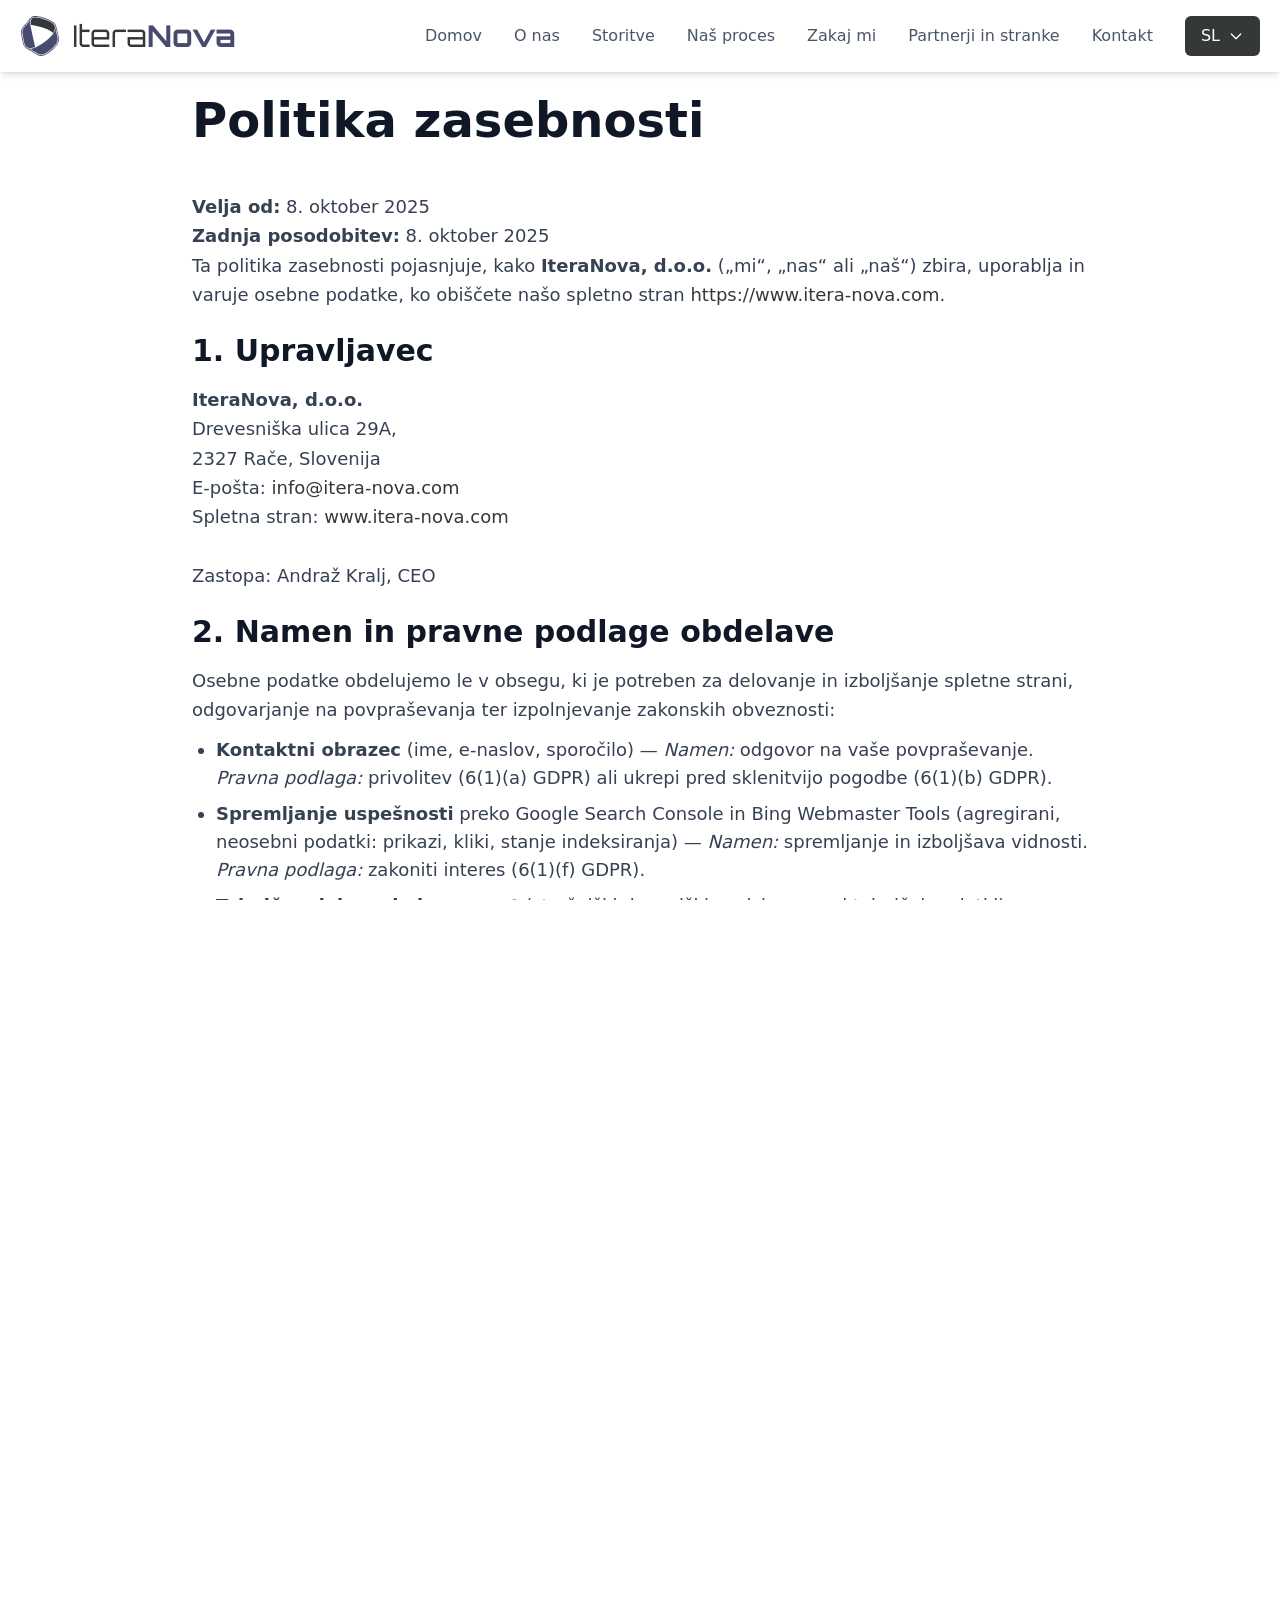
<file: sl/privacy/index.html>
<!DOCTYPE html><html lang="sl"> <head><meta charset="UTF-8"><meta name="viewport" content="width=device-width, initial-scale=1.0"><meta name="description" content="Pravilnik o zasebnosti za IteraNova"><meta name="robots" content="index, follow"><link rel="canonical" href="https://www.itera-nova.com/"><link rel="alternate" href="https://www.itera-nova.com/" hreflang="en"><link rel="alternate" href="https://www.itera-nova.com/de/" hreflang="de"><link rel="alternate" href="https://www.itera-nova.com/sl/" hreflang="sl"><link rel="alternate" href="https://www.itera-nova.com/" hreflang="x-default"><link rel="icon" type="image/png" sizes="16x16" href="/favicon/favicon-16x16.png"><link rel="icon" type="image/png" sizes="32x32" href="/favicon/favicon-32x32.png"><link rel="apple-touch-icon" sizes="180x180" href="/favicon/apple-touch-icon.png"><link rel="manifest" href="/favicon/site.webmanifest"><link rel="shortcut icon" href="/favicon/favicon.ico"><title>Pravilnik o zasebnosti - IteraNova</title><link rel="preconnect" href="https://fonts.googleapis.com"><link rel="preconnect" href="https://fonts.gstatic.com" crossorigin><link href="https://fonts.googleapis.com/css2?family=Orbitron:wght@400..900&display=swap" rel="stylesheet"><link rel="stylesheet" href="/_astro/Footer.D-HSqniV.css"></head> <body class="font-sans text-gray-800 overflow-x-hidden">  <nav class="fixed top-0 w-full bg-white shadow-md z-50 transition-all duration-300"> <div class="max-w-7xl mx-auto px-5"> <div class="flex justify-between items-center py-4"> <div class="shrink-0"> <a href="/sl#home" class="flex items-center gap-3"> <img src="/logo3.svg" alt="IteraNova Logo" class="h-10 w-10 object-contain"> <h1 class="text-3xl font-brand"> <span class="font-normal text-primary-dark1">Itera</span><span class="font-bold text-primary-dark2">Nova</span> </h1> </a> </div>  <ul class="hidden md:flex gap-8 items-center list-none"> <li> <a href="/sl#home" class="text-gray-600 hover:text-primary transition-colors duration-300 font-medium"> Domov </a> </li><li> <a href="/sl#about" class="text-gray-600 hover:text-primary transition-colors duration-300 font-medium"> O nas </a> </li><li> <a href="/sl#services" class="text-gray-600 hover:text-primary transition-colors duration-300 font-medium"> Storitve </a> </li><li> <a href="/sl#process" class="text-gray-600 hover:text-primary transition-colors duration-300 font-medium"> Naš proces </a> </li><li> <a href="/sl#whychooseus" class="text-gray-600 hover:text-primary transition-colors duration-300 font-medium"> Zakaj mi </a> </li><li> <a href="/sl#partnersandclients" class="text-gray-600 hover:text-primary transition-colors duration-300 font-medium"> Partnerji in stranke </a> </li><li> <a href="/sl#contact" class="text-gray-600 hover:text-primary transition-colors duration-300 font-medium"> Kontakt </a> </li> <li class="relative language-dropdown"> <button class="px-4 py-2 bg-primary text-white rounded-md hover:bg-primary-dark transition-all duration-300 flex items-center gap-2" id="language-button" aria-haspopup="true" aria-expanded="false"> SL <svg xmlns="http://www.w3.org/2000/svg" class="h-4 w-4" fill="none" viewBox="0 0 24 24" stroke="currentColor"> <path stroke-linecap="round" stroke-linejoin="round" stroke-width="2" d="M19 9l-7 7-7-7"></path> </svg> </button> <div class="absolute right-0 mt-2 w-40 bg-white rounded-md shadow-lg hidden" id="language-menu" role="menu" aria-orientation="vertical" aria-labelledby="language-button"> <a href="/" class="block px-4 py-2 text-sm text-gray-700 hover:bg-gray-100 transition-colors " role="menuitem"> English </a><a href="/de" class="block px-4 py-2 text-sm text-gray-700 hover:bg-gray-100 transition-colors " role="menuitem"> Deutsch </a><a href="/sl" class="block px-4 py-2 text-sm text-gray-700 hover:bg-gray-100 transition-colors bg-gray-50 font-semibold" role="menuitem"> Slovenščina </a> </div> </li> </ul>  <button id="mobile-menu-button" class="md:hidden flex flex-col justify-center items-center w-10 h-10 space-y-1.5" aria-label="Toggle menu" aria-expanded="false"> <span class="block w-6 h-0.5 bg-gray-600 transition-all duration-300"></span> <span class="block w-6 h-0.5 bg-gray-600 transition-all duration-300"></span> <span class="block w-6 h-0.5 bg-gray-600 transition-all duration-300"></span> </button> </div>  <div id="mobile-menu" class="md:hidden hidden overflow-hidden"> <ul class="flex flex-col py-4 space-y-2"> <li> <a href="/sl#home" class="block py-2 text-gray-600 hover:text-primary hover:bg-gray-50 transition-colors duration-300 font-medium"> Domov </a> </li><li> <a href="/sl#about" class="block py-2 text-gray-600 hover:text-primary hover:bg-gray-50 transition-colors duration-300 font-medium"> O nas </a> </li><li> <a href="/sl#services" class="block py-2 text-gray-600 hover:text-primary hover:bg-gray-50 transition-colors duration-300 font-medium"> Storitve </a> </li><li> <a href="/sl#process" class="block py-2 text-gray-600 hover:text-primary hover:bg-gray-50 transition-colors duration-300 font-medium"> Naš proces </a> </li><li> <a href="/sl#whychooseus" class="block py-2 text-gray-600 hover:text-primary hover:bg-gray-50 transition-colors duration-300 font-medium"> Zakaj mi </a> </li><li> <a href="/sl#partnersandclients" class="block py-2 text-gray-600 hover:text-primary hover:bg-gray-50 transition-colors duration-300 font-medium"> Partnerji in stranke </a> </li><li> <a href="/sl#contact" class="block py-2 text-gray-600 hover:text-primary hover:bg-gray-50 transition-colors duration-300 font-medium"> Kontakt </a> </li> <li class="pt-2 border-t border-gray-200"> <div class="flex gap-2"> <a href="/" class="px-3 py-2 rounded-md text-sm transition-colors bg-gray-100 text-gray-700 hover:bg-gray-200"> EN </a><a href="/de" class="px-3 py-2 rounded-md text-sm transition-colors bg-gray-100 text-gray-700 hover:bg-gray-200"> DE </a><a href="/sl" class="px-3 py-2 rounded-md text-sm transition-colors bg-primary text-white"> SL </a> </div> </li> </ul> </div> </div> </nav> <script type="module">document.addEventListener("DOMContentLoaded",()=>{const o=document.getElementById("language-button"),s=document.getElementById("language-menu");o&&s&&(o.addEventListener("click",d=>{d.stopPropagation();const n=s.classList.contains("hidden");s.classList.toggle("hidden"),o.setAttribute("aria-expanded",n?"true":"false")}),document.addEventListener("click",()=>{s.classList.add("hidden"),o.setAttribute("aria-expanded","false")}),s.addEventListener("click",d=>{d.stopPropagation()}));const e=document.getElementById("mobile-menu-button"),a=document.getElementById("mobile-menu");e&&a&&(e.addEventListener("click",()=>{const n=a.classList.contains("hidden");a.classList.toggle("hidden"),e.setAttribute("aria-expanded",n?"true":"false");const t=e.querySelectorAll("span");n?(t[0].style.transform="rotate(45deg) translateY(8px)",t[1].style.opacity="0",t[2].style.transform="rotate(-45deg) translateY(-8px)"):(t[0].style.transform="rotate(0) translateY(0)",t[1].style.opacity="1",t[2].style.transform="rotate(0) translateY(0)")}),a.querySelectorAll("a").forEach(n=>{n.addEventListener("click",()=>{a.classList.add("hidden"),e.setAttribute("aria-expanded","false");const t=e.querySelectorAll("span");t[0].style.transform="rotate(0) translateY(0)",t[1].style.opacity="1",t[2].style.transform="rotate(0) translateY(0)"})}))});</script> <section id="privacy" class="min-h-screen flex items-center justify-center px-5 py-20 md:py-24 bg-white"> <div class="max-w-4xl mx-auto w-full"> <h1 class="text-3xl md:text-5xl font-bold mb-8 md:mb-12 text-gray-900">Politika zasebnosti</h1> <div class="prose prose-lg max-w-none text-gray-700 space-y-6"> <!-- 0. Versioning --> <section> <p class="text-base md:text-lg leading-relaxed"> <strong>Velja od:</strong> 8. oktober 2025<br> <strong>Zadnja posodobitev:</strong> 8. oktober 2025
</p> <p class="text-base md:text-lg leading-relaxed">
Ta politika zasebnosti pojasnjuje, kako <strong>IteraNova, d.o.o.</strong> („mi“, „nas“ ali „naš“) zbira, uporablja in varuje osebne podatke, ko obiščete našo spletno stran
<a href="https://www.itera-nova.com" class="text-primary hover:underline">https://www.itera-nova.com</a>.
</p> </section> <!-- 1. Controller --> <section> <h2 class="text-2xl md:text-3xl font-bold mb-4 text-gray-900">1. Upravljavec</h2> <p class="text-base md:text-lg leading-relaxed"> <strong>IteraNova, d.o.o.</strong><br>
Drevesniška ulica 29A, <br>
2327 Rače, Slovenija<br>
E-pošta: <a href="mailto:info@itera-nova.com" class="text-primary hover:underline">info@itera-nova.com</a><br>
Spletna stran: <a href="https://www.itera-nova.com" class="text-primary hover:underline">www.itera-nova.com</a> <br><br>
Zastopa: Andraž Kralj, CEO
</p> </section> <!-- 2. Purposes & Legal Bases --> <section> <h2 class="text-2xl md:text-3xl font-bold mb-4 text-gray-900">2. Namen in pravne podlage obdelave</h2> <p class="text-base md:text-lg leading-relaxed mb-3">
Osebne podatke obdelujemo le v obsegu, ki je potreben za delovanje in izboljšanje spletne strani, odgovarjanje na povpraševanja ter izpolnjevanje zakonskih obveznosti:
</p> <ul class="list-disc pl-6 space-y-2 text-base md:text-lg"> <li> <strong>Kontaktni obrazec</strong> (ime, e-naslov, sporočilo) — <em>Namen:</em> odgovor na vaše povpraševanje. <em>Pravna podlaga:</em> privolitev (6(1)(a) GDPR) ali ukrepi pred sklenitvijo pogodbe (6(1)(b) GDPR).
</li> <li> <strong>Spremljanje uspešnosti</strong> preko Google Search Console in Bing Webmaster Tools (agregirani, neosebni podatki: prikazi, kliki, stanje indeksiranja) — <em>Namen:</em> spremljanje in izboljšava vidnosti. <em>Pravna podlaga:</em> zakoniti interes (6(1)(f) GDPR).
</li> <li> <strong>Tehnično delovanje in varnost</strong> (strežniški dnevniški zapisi, osnovni tehnični podatki) — <em>Namen:</em> zagotavljanje razpoložljivosti in varnosti spletne strani. <em>Pravna podlaga:</em> zakoniti interes (6(1)(f) GDPR).
</li> </ul> </section> <!-- 3. Data Categories --> <section> <h2 class="text-2xl md:text-3xl font-bold mb-4 text-gray-900">3. Kategorije osebnih podatkov</h2> <ul class="list-disc pl-6 space-y-2 text-base md:text-lg"> <li><strong>Identifikacijski in kontaktni podatki:</strong> ime, e-naslov (ob kontaktu).</li> <li><strong>Vsebina komunikacije:</strong> podrobnosti sporočil, ki jih posredujete.</li> <li><strong>Tehnični podatki:</strong> IP naslov, uporabniški agent, časovni žigi (prek strežniških dnevnikov za varnost/diagnostiko).</li> <li><strong>Agregirani iskalni podatki:</strong> neosebni podatki iz Google Search Console in Bing Webmaster Tools.</li> </ul> <p class="text-base md:text-lg leading-relaxed mt-2">Namenoma ne zbiramo posebnih vrst osebnih podatkov.</p> </section> <!-- 4. Cookies & Analytics --> <section> <h2 class="text-2xl md:text-3xl font-bold mb-4 text-gray-900">4. Piškotki in analitika</h2> <p class="text-base md:text-lg leading-relaxed">
Spletna stran uporablja le tehnično nujne piškotke. Trenutno ne uporabljamo analitičnih, marketinških ali profilirnih piškotkov.
            Google Search Console in Bing Webmaster Tools analizirata podatke iskalnikov in prek naše strani ne nameščata sledilnih piškotkov v vašo napravo.
            Če bomo v prihodnje uvedli analitična ali marketinška orodja, bomo to Politiko posodobili in po potrebi pridobili vašo privolitev.
</p> </section> <!-- 5. Retention --> <section> <h2 class="text-2xl md:text-3xl font-bold mb-4 text-gray-900">5. Hramba podatkov</h2> <p class="text-base md:text-lg leading-relaxed">
Osebne podatke hranimo le toliko časa, kot je potrebno za navedene namene ali kot to zahteva zakonodaja.
            Sporočila iz kontaktnega obrazca običajno hranimo do <strong>12 mesecev</strong> po zaključku povpraševanja, razen če so potrebni daljši roki.
</p> </section> <!-- 6. Sharing --> <section> <h2 class="text-2xl md:text-3xl font-bold mb-4 text-gray-900">6. Posredovanje tretjim</h2> <p class="text-base md:text-lg leading-relaxed mb-3">
Osebnih podatkov ne prodajamo ali oddajamo v najem. Podatke lahko delimo le z zaupanja vrednimi obdelovalci, ki delujejo po naših navodilih in so zavezani k zaupnosti:
</p> <ul class="list-disc pl-6 space-y-2 text-base md:text-lg"> <li>ponudniki gostovanja in vzdrževanja IT (delovanje in varnost spletne strani),</li> <li>ponudniki e-poštnih storitev (komunikacija iz kontaktnega obrazca).</li> </ul> <p class="text-base md:text-lg leading-relaxed mt-2">
Podatkov ne prenašamo v države izven Evropskega gospodarskega prostora (EGP). V primeru sprememb bomo zagotovili ustrezne varovalke skladno z GDPR.
</p> </section> <!-- 7. Security --> <section> <h2 class="text-2xl md:text-3xl font-bold mb-4 text-gray-900">7. Varnost podatkov</h2> <p class="text-base md:text-lg leading-relaxed">
Uporabljamo ustrezne tehnične in organizacijske ukrepe za zaščito osebnih podatkov pred nepooblaščenim dostopom, spremembami, razkritjem ali uničenjem.
            Kljub temu nobena metoda prenosa prek interneta ali elektronske hrambe ni 100-odstotno varna.
</p> </section> <!-- 8. Your Rights --> <section> <h2 class="text-2xl md:text-3xl font-bold mb-4 text-gray-900">8. Vaše pravice</h2> <p class="text-base md:text-lg leading-relaxed mb-3">
V skladu z GDPR imate zlasti naslednje pravice:
</p> <ul class="list-disc pl-6 space-y-2 text-base md:text-lg"> <li>dostop do svojih osebnih podatkov;</li> <li>popravek netočnih ali nepopolnih podatkov;</li> <li>izbris („pravica do pozabe“);</li> <li>omejitev obdelave v določenih primerih;</li> <li>prenosljivost podatkov;</li> <li>ugovor obdelavi na podlagi zakonitega interesa;</li> <li>preklic privolitve kadarkoli (brez vpliva na preteklo obdelavo).</li> </ul> <p class="text-base md:text-lg leading-relaxed mt-2">
Za uveljavljanje pravic nas kontaktirajte na
<a href="mailto:info@itera-nova.com" class="text-primary hover:underline">info@itera-nova.com</a>.
</p> </section> <!-- 9. Complaints --> <section> <h2 class="text-2xl md:text-3xl font-bold mb-4 text-gray-900">9. Pravica do pritožbe</h2> <p class="text-base md:text-lg leading-relaxed">
Pritožbo lahko vložite pri pristojnem nadzornem organu:
<br><strong>Informacijski pooblaščenec</strong>, Dunajska cesta 22, 1000 Ljubljana, Slovenija —
<a href="https://www.ip-rs.si" target="_blank" rel="noopener" class="text-primary hover:underline">www.ip-rs.si</a>.
</p> </section> <!-- 10. Changes --> <section> <h2 class="text-2xl md:text-3xl font-bold mb-4 text-gray-900">10. Spremembe te politike zasebnosti</h2> <p class="text-base md:text-lg leading-relaxed">
Politiko zasebnosti lahko občasno posodobimo. Veljavna različica je vedno objavljena na tej strani in vsebuje datum zadnje posodobitve.
</p> </section> <!-- 11. Contact --> <section> <h2 class="text-2xl md:text-3xl font-bold mb-4 text-gray-900">11. Kontakt</h2> <p class="text-base md:text-lg leading-relaxed">
Za vprašanja glede te politike zasebnosti nas kontaktirajte:
</p> <p class="text-base md:text-lg leading-relaxed mt-3"> <strong>IteraNova, d.o.o.</strong><br>
Drevesniška ulica 29A, <br>
2327 Rače, Slovenija<br>
E-pošta: <a href="mailto:info@itera-nova.com" class="text-primary hover:underline">info@itera-nova.com</a><br>
Telefon: +386 31 459 816
</p> </section> </div> </div> </section> <section id="footer" class="min-h-[60vh] flex items-center justify-center bg-gray-900 text-white px-5 py-20 md:py-0"> <div class="max-w-7xl mx-auto"> <div class="grid grid-cols-1 md:grid-cols-4 gap-8 md:gap-12 mb-8"> <div class="text-left"> <div class="text-sm md:text-base space-y-1"> <h1 class="text-3xl font-brand"> <span class="font-normal text-primary-light1">Itera</span><span class="font-bold text-primary-light2">Nova</span> </h1> </div> </div> <!-- Address Section --> <div class="text-left"> <h3 class="text-xl md:text-2xl font-bold mb-4 md:mb-6">Naslov</h3> <div class="text-sm md:text-base space-y-1"> <p>Drevesniška ulica 29A</p> <p>2327 Rače</p> <p>Slovenija</p> </div> </div> <!-- Contact Section --> <div class="text-left"> <h3 class="text-xl md:text-2xl font-bold mb-4 md:mb-6">Kontakt</h3> <div class="text-sm md:text-base space-y-1"> <p>E-pošta: <a href="mailto:info@itera-nova.com" class="hover:text-primary transition-colors">info@itera-nova.com</a></p> <p>Telefon: +386 31 459 81</p> </div> </div> <!-- Impressum Section --> <div class="text-left"> <h3 class="text-xl md:text-2xl font-bold mb-4 md:mb-6">Pravne informacije</h3> <div class="text-sm md:text-base space-y-1"> <a href="/sl/privacy/" class="hover:text-primary transition-colors">Politika zasebnosti</a> <br> <a href="/sl/legal/" class="hover:text-primary transition-colors">Pravno obvestilo</a> </div> </div> </div> <!-- Copyright --> <div class="border-t border-gray-700 pt-6 md:pt-8 text-center"> <p class="text-sm md:text-base mb-3">© 2025-2026 IteraNova. Vse pravice pridržane.</p> <p class="text-sm md:text-base mb-3">Matična št.: 7340265000</p> <p class="text-sm md:text-base mb-3">Davčna št.: SI89513061</p> </div> </div> </section> </body></html>
</file>
<file: _astro/Footer.D-HSqniV.css>
@layer properties{@supports (((-webkit-hyphens:none)) and (not (margin-trim:inline))) or ((-moz-orient:inline) and (not (color:rgb(from red r g b)))){*,:before,:after,::backdrop{--tw-translate-x:0;--tw-translate-y:0;--tw-translate-z:0;--tw-rotate-x:initial;--tw-rotate-y:initial;--tw-rotate-z:initial;--tw-skew-x:initial;--tw-skew-y:initial;--tw-space-y-reverse:0;--tw-border-style:solid;--tw-leading:initial;--tw-font-weight:initial;--tw-shadow:0 0 #0000;--tw-shadow-color:initial;--tw-shadow-alpha:100%;--tw-inset-shadow:0 0 #0000;--tw-inset-shadow-color:initial;--tw-inset-shadow-alpha:100%;--tw-ring-color:initial;--tw-ring-shadow:0 0 #0000;--tw-inset-ring-color:initial;--tw-inset-ring-shadow:0 0 #0000;--tw-ring-inset:initial;--tw-ring-offset-width:0px;--tw-ring-offset-color:#fff;--tw-ring-offset-shadow:0 0 #0000;--tw-blur:initial;--tw-brightness:initial;--tw-contrast:initial;--tw-grayscale:initial;--tw-hue-rotate:initial;--tw-invert:initial;--tw-opacity:initial;--tw-saturate:initial;--tw-sepia:initial;--tw-drop-shadow:initial;--tw-drop-shadow-color:initial;--tw-drop-shadow-alpha:100%;--tw-drop-shadow-size:initial;--tw-duration:initial}}}@layer theme{:root,:host{--font-sans:ui-sans-serif, system-ui, sans-serif, "Apple Color Emoji", "Segoe UI Emoji", "Segoe UI Symbol", "Noto Color Emoji";--font-mono:ui-monospace, SFMono-Regular, Menlo, Monaco, Consolas, "Liberation Mono", "Courier New", monospace;--color-red-100:oklch(93.6% .032 17.717);--color-red-300:oklch(80.8% .114 19.571);--color-red-800:oklch(44.4% .177 26.899);--color-green-100:oklch(96.2% .044 156.743);--color-green-300:oklch(87.1% .15 154.449);--color-green-800:oklch(44.8% .119 151.328);--color-blue-800:oklch(42.4% .199 265.638);--color-gray-50:oklch(98.5% .002 247.839);--color-gray-100:oklch(96.7% .003 264.542);--color-gray-200:oklch(92.8% .006 264.531);--color-gray-300:oklch(87.2% .01 258.338);--color-gray-600:oklch(44.6% .03 256.802);--color-gray-700:oklch(37.3% .034 259.733);--color-gray-800:oklch(27.8% .033 256.848);--color-gray-900:oklch(21% .034 264.665);--color-white:#fff;--spacing:.25rem;--container-3xl:48rem;--container-4xl:56rem;--container-5xl:64rem;--container-6xl:72rem;--container-7xl:80rem;--text-sm:.875rem;--text-sm--line-height:calc(1.25 / .875);--text-base:1rem;--text-base--line-height: 1.5 ;--text-lg:1.125rem;--text-lg--line-height:calc(1.75 / 1.125);--text-xl:1.25rem;--text-xl--line-height:calc(1.75 / 1.25);--text-2xl:1.5rem;--text-2xl--line-height:calc(2 / 1.5);--text-3xl:1.875rem;--text-3xl--line-height: 1.2 ;--text-4xl:2.25rem;--text-4xl--line-height:calc(2.5 / 2.25);--text-5xl:3rem;--text-5xl--line-height:1;--font-weight-normal:400;--font-weight-medium:500;--font-weight-semibold:600;--font-weight-bold:700;--leading-snug:1.375;--leading-relaxed:1.625;--radius-md:.375rem;--radius-lg:.5rem;--drop-shadow-lg:0 4px 4px #00000026;--blur-sm:8px;--default-transition-duration:.15s;--default-transition-timing-function:cubic-bezier(.4, 0, .2, 1);--default-font-family:var(--font-sans);--default-mono-font-family:var(--font-mono);--color-primary:#353839;--color-primary-dark:#2a2d2e;--color-primary-dark1:#353839;--color-primary-light1:#80838a;--color-primary-dark2:#484a6e;--color-primary-light2:#6e708f;--font-brand:"Orbitron", system-ui, sans-serif}}@layer base{*,:after,:before,::backdrop{box-sizing:border-box;border:0 solid;margin:0;padding:0}::file-selector-button{box-sizing:border-box;border:0 solid;margin:0;padding:0}html,:host{-webkit-text-size-adjust:100%;tab-size:4;line-height:1.5;font-family:var(--default-font-family,ui-sans-serif, system-ui, sans-serif, "Apple Color Emoji", "Segoe UI Emoji", "Segoe UI Symbol", "Noto Color Emoji");font-feature-settings:var(--default-font-feature-settings,normal);font-variation-settings:var(--default-font-variation-settings,normal);-webkit-tap-highlight-color:transparent}hr{height:0;color:inherit;border-top-width:1px}abbr:where([title]){-webkit-text-decoration:underline dotted;text-decoration:underline dotted}h1,h2,h3,h4,h5,h6{font-size:inherit;font-weight:inherit}a{color:inherit;-webkit-text-decoration:inherit;text-decoration:inherit}b,strong{font-weight:bolder}code,kbd,samp,pre{font-family:var(--default-mono-font-family,ui-monospace, SFMono-Regular, Menlo, Monaco, Consolas, "Liberation Mono", "Courier New", monospace);font-feature-settings:var(--default-mono-font-feature-settings,normal);font-variation-settings:var(--default-mono-font-variation-settings,normal);font-size:1em}small{font-size:80%}sub,sup{vertical-align:baseline;font-size:75%;line-height:0;position:relative}sub{bottom:-.25em}sup{top:-.5em}table{text-indent:0;border-color:inherit;border-collapse:collapse}:-moz-focusring{outline:auto}progress{vertical-align:baseline}summary{display:list-item}ol,ul,menu{list-style:none}img,svg,video,canvas,audio,iframe,embed,object{vertical-align:middle;display:block}img,video{max-width:100%;height:auto}button,input,select,optgroup,textarea{font:inherit;font-feature-settings:inherit;font-variation-settings:inherit;letter-spacing:inherit;color:inherit;opacity:1;background-color:#0000;border-radius:0}::file-selector-button{font:inherit;font-feature-settings:inherit;font-variation-settings:inherit;letter-spacing:inherit;color:inherit;opacity:1;background-color:#0000;border-radius:0}:where(select:is([multiple],[size])) optgroup{font-weight:bolder}:where(select:is([multiple],[size])) optgroup option{padding-inline-start:20px}::file-selector-button{margin-inline-end:4px}::placeholder{opacity:1}@supports (not ((-webkit-appearance:-apple-pay-button))) or (contain-intrinsic-size:1px){::placeholder{color:currentColor}@supports (color:color-mix(in lab,red,red)){::placeholder{color:color-mix(in oklab,currentcolor 50%,transparent)}}}textarea{resize:vertical}::-webkit-search-decoration{-webkit-appearance:none}::-webkit-date-and-time-value{min-height:1lh;text-align:inherit}::-webkit-datetime-edit{display:inline-flex}::-webkit-datetime-edit-fields-wrapper{padding:0}::-webkit-datetime-edit{padding-block:0}::-webkit-datetime-edit-year-field{padding-block:0}::-webkit-datetime-edit-month-field{padding-block:0}::-webkit-datetime-edit-day-field{padding-block:0}::-webkit-datetime-edit-hour-field{padding-block:0}::-webkit-datetime-edit-minute-field{padding-block:0}::-webkit-datetime-edit-second-field{padding-block:0}::-webkit-datetime-edit-millisecond-field{padding-block:0}::-webkit-datetime-edit-meridiem-field{padding-block:0}::-webkit-calendar-picker-indicator{line-height:1}:-moz-ui-invalid{box-shadow:none}button,input:where([type=button],[type=reset],[type=submit]){appearance:button}::file-selector-button{appearance:button}::-webkit-inner-spin-button{height:auto}::-webkit-outer-spin-button{height:auto}[hidden]:where(:not([hidden=until-found])){display:none!important}}@layer components;@layer utilities{.absolute{position:absolute}.fixed{position:fixed}.relative{position:relative}.static{position:static}.inset-0{inset:calc(var(--spacing) * 0)}.start{inset-inline-start:var(--spacing)}.top-0{top:calc(var(--spacing) * 0)}.top-1\/2{top:50%}.top-\[15\%\]{top:15%}.top-\[80\%\]{top:80%}.-right-7{right:calc(var(--spacing) * -7)}.right-0{right:calc(var(--spacing) * 0)}.left-0{left:calc(var(--spacing) * 0)}.z-10{z-index:10}.z-50{z-index:50}.mx-4{margin-inline:calc(var(--spacing) * 4)}.mx-auto{margin-inline:auto}.mt-2{margin-top:calc(var(--spacing) * 2)}.mt-3{margin-top:calc(var(--spacing) * 3)}.mt-6{margin-top:calc(var(--spacing) * 6)}.mt-10{margin-top:calc(var(--spacing) * 10)}.mt-auto{margin-top:auto}.mb-2{margin-bottom:calc(var(--spacing) * 2)}.mb-3{margin-bottom:calc(var(--spacing) * 3)}.mb-4{margin-bottom:calc(var(--spacing) * 4)}.mb-6{margin-bottom:calc(var(--spacing) * 6)}.mb-8{margin-bottom:calc(var(--spacing) * 8)}.mb-10{margin-bottom:calc(var(--spacing) * 10)}.block{display:block}.flex{display:flex}.grid{display:grid}.hidden{display:none}.inline-block{display:inline-block}.h-0\.5{height:calc(var(--spacing) * .5)}.h-4{height:calc(var(--spacing) * 4)}.h-5{height:calc(var(--spacing) * 5)}.h-8{height:calc(var(--spacing) * 8)}.h-10{height:calc(var(--spacing) * 10)}.h-12{height:calc(var(--spacing) * 12)}.h-20{height:calc(var(--spacing) * 20)}.h-40{height:calc(var(--spacing) * 40)}.h-50{height:calc(var(--spacing) * 50)}.h-full{height:100%}.h-screen{height:100vh}.min-h-\[60vh\]{min-height:60vh}.min-h-screen{min-height:100vh}.w-4{width:calc(var(--spacing) * 4)}.w-6{width:calc(var(--spacing) * 6)}.w-8{width:calc(var(--spacing) * 8)}.w-10{width:calc(var(--spacing) * 10)}.w-12{width:calc(var(--spacing) * 12)}.w-15{width:calc(var(--spacing) * 15)}.w-20{width:calc(var(--spacing) * 20)}.w-40{width:calc(var(--spacing) * 40)}.w-auto{width:auto}.w-full{width:100%}.max-w-3xl{max-width:var(--container-3xl)}.max-w-4xl{max-width:var(--container-4xl)}.max-w-5xl{max-width:var(--container-5xl)}.max-w-6xl{max-width:var(--container-6xl)}.max-w-7xl{max-width:var(--container-7xl)}.max-w-15{max-width:calc(var(--spacing) * 15)}.max-w-20{max-width:calc(var(--spacing) * 20)}.max-w-48{max-width:calc(var(--spacing) * 48)}.max-w-\[calc\(4\*16rem\+3\*1rem\)\]{max-width:67rem}.max-w-none{max-width:none}.flex-1{flex:1}.flex-shrink-0,.shrink-0{flex-shrink:0}.-translate-y-1\/2{--tw-translate-y: -50% ;translate:var(--tw-translate-x) var(--tw-translate-y)}.transform{transform:var(--tw-rotate-x,) var(--tw-rotate-y,) var(--tw-rotate-z,) var(--tw-skew-x,) var(--tw-skew-y,)}.cursor-pointer{cursor:pointer}.resize-y{resize:vertical}.list-disc{list-style-type:disc}.list-none{list-style-type:none}.grid-cols-1{grid-template-columns:repeat(1,minmax(0,1fr))}.flex-col{flex-direction:column}.flex-wrap{flex-wrap:wrap}.items-center{align-items:center}.justify-between{justify-content:space-between}.justify-center{justify-content:center}.gap-2{gap:calc(var(--spacing) * 2)}.gap-3{gap:calc(var(--spacing) * 3)}.gap-4{gap:calc(var(--spacing) * 4)}.gap-6{gap:calc(var(--spacing) * 6)}.gap-8{gap:calc(var(--spacing) * 8)}:where(.space-y-1>:not(:last-child)){--tw-space-y-reverse:0;margin-block-start:calc(calc(var(--spacing) * 1) * var(--tw-space-y-reverse));margin-block-end:calc(calc(var(--spacing) * 1) * calc(1 - var(--tw-space-y-reverse)))}:where(.space-y-1\.5>:not(:last-child)){--tw-space-y-reverse:0;margin-block-start:calc(calc(var(--spacing) * 1.5) * var(--tw-space-y-reverse));margin-block-end:calc(calc(var(--spacing) * 1.5) * calc(1 - var(--tw-space-y-reverse)))}:where(.space-y-2>:not(:last-child)){--tw-space-y-reverse:0;margin-block-start:calc(calc(var(--spacing) * 2) * var(--tw-space-y-reverse));margin-block-end:calc(calc(var(--spacing) * 2) * calc(1 - var(--tw-space-y-reverse)))}:where(.space-y-6>:not(:last-child)){--tw-space-y-reverse:0;margin-block-start:calc(calc(var(--spacing) * 6) * var(--tw-space-y-reverse));margin-block-end:calc(calc(var(--spacing) * 6) * calc(1 - var(--tw-space-y-reverse)))}.overflow-hidden{overflow:hidden}.overflow-x-hidden{overflow-x:hidden}.rounded-full{border-radius:3.40282e38px}.rounded-lg{border-radius:var(--radius-lg)}.rounded-md{border-radius:var(--radius-md)}.border{border-style:var(--tw-border-style);border-width:1px}.border-t{border-top-style:var(--tw-border-style);border-top-width:1px}.border-none{--tw-border-style:none;border-style:none}.border-gray-200{border-color:var(--color-gray-200)}.border-gray-300{border-color:var(--color-gray-300)}.border-gray-700{border-color:var(--color-gray-700)}.border-green-300{border-color:var(--color-green-300)}.border-red-300{border-color:var(--color-red-300)}.bg-gray-50{background-color:var(--color-gray-50)}.bg-gray-100{background-color:var(--color-gray-100)}.bg-gray-300{background-color:var(--color-gray-300)}.bg-gray-600{background-color:var(--color-gray-600)}.bg-gray-900{background-color:var(--color-gray-900)}.bg-green-100{background-color:var(--color-green-100)}.bg-primary{background-color:var(--color-primary)}.bg-primary-light2{background-color:var(--color-primary-light2)}.bg-primary-light2\/30{background-color:#6e708f4d}@supports (color:color-mix(in lab,red,red)){.bg-primary-light2\/30{background-color:color-mix(in oklab,var(--color-primary-light2) 30%,transparent)}}.bg-red-100{background-color:var(--color-red-100)}.bg-white{background-color:var(--color-white)}.bg-primary-multi{background-image:linear-gradient(to bottom right,#353839,#6e708f,#484a6e)}.object-contain{object-fit:contain}.p-3{padding:calc(var(--spacing) * 3)}.p-4{padding:calc(var(--spacing) * 4)}.p-5{padding:calc(var(--spacing) * 5)}.p-6{padding:calc(var(--spacing) * 6)}.p-10{padding:calc(var(--spacing) * 10)}.px-3{padding-inline:calc(var(--spacing) * 3)}.px-4{padding-inline:calc(var(--spacing) * 4)}.px-5{padding-inline:calc(var(--spacing) * 5)}.px-6{padding-inline:calc(var(--spacing) * 6)}.py-2{padding-block:calc(var(--spacing) * 2)}.py-3{padding-block:calc(var(--spacing) * 3)}.py-4{padding-block:calc(var(--spacing) * 4)}.py-20{padding-block:calc(var(--spacing) * 20)}.pt-2{padding-top:calc(var(--spacing) * 2)}.pt-6{padding-top:calc(var(--spacing) * 6)}.pl-6{padding-left:calc(var(--spacing) * 6)}.text-center{text-align:center}.text-justify{text-align:justify}.text-left{text-align:left}.font-brand{font-family:var(--font-brand)}.font-sans{font-family:var(--font-sans)}.text-2xl{font-size:var(--text-2xl);line-height:var(--tw-leading,var(--text-2xl--line-height))}.text-3xl{font-size:var(--text-3xl);line-height:var(--tw-leading,var(--text-3xl--line-height))}.text-base{font-size:var(--text-base);line-height:var(--tw-leading,var(--text-base--line-height))}.text-lg{font-size:var(--text-lg);line-height:var(--tw-leading,var(--text-lg--line-height))}.text-sm{font-size:var(--text-sm);line-height:var(--tw-leading,var(--text-sm--line-height))}.text-xl{font-size:var(--text-xl);line-height:var(--tw-leading,var(--text-xl--line-height))}.leading-relaxed{--tw-leading:var(--leading-relaxed);line-height:var(--leading-relaxed)}.leading-snug{--tw-leading:var(--leading-snug);line-height:var(--leading-snug)}.font-bold{--tw-font-weight:var(--font-weight-bold);font-weight:var(--font-weight-bold)}.font-medium{--tw-font-weight:var(--font-weight-medium);font-weight:var(--font-weight-medium)}.font-normal{--tw-font-weight:var(--font-weight-normal);font-weight:var(--font-weight-normal)}.font-semibold{--tw-font-weight:var(--font-weight-semibold);font-weight:var(--font-weight-semibold)}.text-blue-800{color:var(--color-blue-800)}.text-gray-100{color:var(--color-gray-100)}.text-gray-600{color:var(--color-gray-600)}.text-gray-700{color:var(--color-gray-700)}.text-gray-800{color:var(--color-gray-800)}.text-gray-900{color:var(--color-gray-900)}.text-green-800{color:var(--color-green-800)}.text-primary{color:var(--color-primary)}.text-primary-dark1{color:var(--color-primary-dark1)}.text-primary-dark2{color:var(--color-primary-dark2)}.text-primary-light1{color:var(--color-primary-light1)}.text-primary-light2{color:var(--color-primary-light2)}.text-red-800{color:var(--color-red-800)}.text-white{color:var(--color-white)}.opacity-10{opacity:.1}.opacity-20{opacity:.2}.opacity-30{opacity:.3}.opacity-40{opacity:.4}.opacity-90{opacity:.9}.opacity-95{opacity:.95}.shadow-lg{--tw-shadow:0 10px 15px -3px var(--tw-shadow-color,#0000001a), 0 4px 6px -4px var(--tw-shadow-color,#0000001a);box-shadow:var(--tw-inset-shadow),var(--tw-inset-ring-shadow),var(--tw-ring-offset-shadow),var(--tw-ring-shadow),var(--tw-shadow)}.shadow-md{--tw-shadow:0 4px 6px -1px var(--tw-shadow-color,#0000001a), 0 2px 4px -2px var(--tw-shadow-color,#0000001a);box-shadow:var(--tw-inset-shadow),var(--tw-inset-ring-shadow),var(--tw-ring-offset-shadow),var(--tw-ring-shadow),var(--tw-shadow)}.shadow-xl{--tw-shadow:0 20px 25px -5px var(--tw-shadow-color,#0000001a), 0 8px 10px -6px var(--tw-shadow-color,#0000001a);box-shadow:var(--tw-inset-shadow),var(--tw-inset-ring-shadow),var(--tw-ring-offset-shadow),var(--tw-ring-shadow),var(--tw-shadow)}.blur-sm{--tw-blur:blur(var(--blur-sm));filter:var(--tw-blur,) var(--tw-brightness,) var(--tw-contrast,) var(--tw-grayscale,) var(--tw-hue-rotate,) var(--tw-invert,) var(--tw-saturate,) var(--tw-sepia,) var(--tw-drop-shadow,)}.drop-shadow-lg{--tw-drop-shadow-size:drop-shadow(0 4px 4px var(--tw-drop-shadow-color,#00000026));--tw-drop-shadow:drop-shadow(var(--drop-shadow-lg));filter:var(--tw-blur,) var(--tw-brightness,) var(--tw-contrast,) var(--tw-grayscale,) var(--tw-hue-rotate,) var(--tw-invert,) var(--tw-saturate,) var(--tw-sepia,) var(--tw-drop-shadow,)}.transition{transition-property:color,background-color,border-color,outline-color,text-decoration-color,fill,stroke,--tw-gradient-from,--tw-gradient-via,--tw-gradient-to,opacity,box-shadow,transform,translate,scale,rotate,filter,-webkit-backdrop-filter,backdrop-filter,display,content-visibility,overlay,pointer-events;transition-timing-function:var(--tw-ease,var(--default-transition-timing-function));transition-duration:var(--tw-duration,var(--default-transition-duration))}.transition-all{transition-property:all;transition-timing-function:var(--tw-ease,var(--default-transition-timing-function));transition-duration:var(--tw-duration,var(--default-transition-duration))}.transition-colors{transition-property:color,background-color,border-color,outline-color,text-decoration-color,fill,stroke,--tw-gradient-from,--tw-gradient-via,--tw-gradient-to;transition-timing-function:var(--tw-ease,var(--default-transition-timing-function));transition-duration:var(--tw-duration,var(--default-transition-duration))}.transition-shadow{transition-property:box-shadow;transition-timing-function:var(--tw-ease,var(--default-transition-timing-function));transition-duration:var(--tw-duration,var(--default-transition-duration))}.duration-300{--tw-duration:.3s;transition-duration:.3s}@media(hover:hover){.hover\:-translate-y-0\.5:hover{--tw-translate-y:calc(var(--spacing) * -.5);translate:var(--tw-translate-x) var(--tw-translate-y)}.hover\:bg-gray-50:hover{background-color:var(--color-gray-50)}.hover\:bg-gray-100:hover{background-color:var(--color-gray-100)}.hover\:bg-gray-200:hover{background-color:var(--color-gray-200)}.hover\:bg-primary-dark:hover{background-color:var(--color-primary-dark)}.hover\:text-primary:hover{color:var(--color-primary)}.hover\:underline:hover{text-decoration-line:underline}.hover\:shadow-2xl:hover{--tw-shadow:0 25px 50px -12px var(--tw-shadow-color,#00000040);box-shadow:var(--tw-inset-shadow),var(--tw-inset-ring-shadow),var(--tw-ring-offset-shadow),var(--tw-ring-shadow),var(--tw-shadow)}.hover\:shadow-lg:hover{--tw-shadow:0 10px 15px -3px var(--tw-shadow-color,#0000001a), 0 4px 6px -4px var(--tw-shadow-color,#0000001a);box-shadow:var(--tw-inset-shadow),var(--tw-inset-ring-shadow),var(--tw-ring-offset-shadow),var(--tw-ring-shadow),var(--tw-shadow)}.hover\:shadow-xl:hover{--tw-shadow:0 20px 25px -5px var(--tw-shadow-color,#0000001a), 0 8px 10px -6px var(--tw-shadow-color,#0000001a);box-shadow:var(--tw-inset-shadow),var(--tw-inset-ring-shadow),var(--tw-ring-offset-shadow),var(--tw-ring-shadow),var(--tw-shadow)}}.focus\:border-primary:focus{border-color:var(--color-primary)}.focus\:outline-none:focus{--tw-outline-style:none;outline-style:none}@media(min-width:48rem){.md\:mt-8{margin-top:calc(var(--spacing) * 8)}.md\:mb-3{margin-bottom:calc(var(--spacing) * 3)}.md\:mb-4{margin-bottom:calc(var(--spacing) * 4)}.md\:mb-6{margin-bottom:calc(var(--spacing) * 6)}.md\:mb-8{margin-bottom:calc(var(--spacing) * 8)}.md\:mb-12{margin-bottom:calc(var(--spacing) * 12)}.md\:block{display:block}.md\:flex{display:flex}.md\:hidden{display:none}.md\:h-20{height:calc(var(--spacing) * 20)}.md\:h-30{height:calc(var(--spacing) * 30)}.md\:h-35{height:calc(var(--spacing) * 35)}.md\:w-60{width:calc(var(--spacing) * 60)}.md\:max-w-40{max-width:calc(var(--spacing) * 40)}.md\:max-w-45{max-width:calc(var(--spacing) * 45)}.md\:max-w-48{max-width:calc(var(--spacing) * 48)}.md\:grid-cols-2{grid-template-columns:repeat(2,minmax(0,1fr))}.md\:grid-cols-4{grid-template-columns:repeat(4,minmax(0,1fr))}.md\:grid-cols-5{grid-template-columns:repeat(5,minmax(0,1fr))}.md\:grid-cols-\[repeat\(auto-fit\,minmax\(16rem\,1fr\)\)\]{grid-template-columns:repeat(auto-fit,minmax(16rem,1fr))}.md\:gap-4{gap:calc(var(--spacing) * 4)}.md\:gap-6{gap:calc(var(--spacing) * 6)}.md\:gap-8{gap:calc(var(--spacing) * 8)}.md\:gap-12{gap:calc(var(--spacing) * 12)}.md\:p-6{padding:calc(var(--spacing) * 6)}.md\:p-8{padding:calc(var(--spacing) * 8)}.md\:px-3\.5{padding-inline:calc(var(--spacing) * 3.5)}.md\:px-8{padding-inline:calc(var(--spacing) * 8)}.md\:py-0{padding-block:calc(var(--spacing) * 0)}.md\:py-3\.5{padding-block:calc(var(--spacing) * 3.5)}.md\:py-24{padding-block:calc(var(--spacing) * 24)}.md\:pt-8{padding-top:calc(var(--spacing) * 8)}.md\:text-2xl{font-size:var(--text-2xl);line-height:var(--tw-leading,var(--text-2xl--line-height))}.md\:text-3xl{font-size:var(--text-3xl);line-height:var(--tw-leading,var(--text-3xl--line-height))}.md\:text-4xl{font-size:var(--text-4xl);line-height:var(--tw-leading,var(--text-4xl--line-height))}.md\:text-5xl{font-size:var(--text-5xl);line-height:var(--tw-leading,var(--text-5xl--line-height))}.md\:text-base{font-size:var(--text-base);line-height:var(--tw-leading,var(--text-base--line-height))}.md\:text-lg{font-size:var(--text-lg);line-height:var(--tw-leading,var(--text-lg--line-height))}.md\:text-xl{font-size:var(--text-xl);line-height:var(--tw-leading,var(--text-xl--line-height))}.md\:leading-relaxed{--tw-leading:var(--leading-relaxed);line-height:var(--leading-relaxed)}}@media(min-width:64rem){.lg\:grid-cols-2{grid-template-columns:repeat(2,minmax(0,1fr))}}}@property --tw-translate-x{syntax:"*";inherits:false;initial-value:0}@property --tw-translate-y{syntax:"*";inherits:false;initial-value:0}@property --tw-translate-z{syntax:"*";inherits:false;initial-value:0}@property --tw-rotate-x{syntax:"*";inherits:false}@property --tw-rotate-y{syntax:"*";inherits:false}@property --tw-rotate-z{syntax:"*";inherits:false}@property --tw-skew-x{syntax:"*";inherits:false}@property --tw-skew-y{syntax:"*";inherits:false}@property --tw-space-y-reverse{syntax:"*";inherits:false;initial-value:0}@property --tw-border-style{syntax:"*";inherits:false;initial-value:solid}@property --tw-leading{syntax:"*";inherits:false}@property --tw-font-weight{syntax:"*";inherits:false}@property --tw-shadow{syntax:"*";inherits:false;initial-value:0 0 #0000}@property --tw-shadow-color{syntax:"*";inherits:false}@property --tw-shadow-alpha{syntax:"<percentage>";inherits:false;initial-value:100%}@property --tw-inset-shadow{syntax:"*";inherits:false;initial-value:0 0 #0000}@property --tw-inset-shadow-color{syntax:"*";inherits:false}@property --tw-inset-shadow-alpha{syntax:"<percentage>";inherits:false;initial-value:100%}@property --tw-ring-color{syntax:"*";inherits:false}@property --tw-ring-shadow{syntax:"*";inherits:false;initial-value:0 0 #0000}@property --tw-inset-ring-color{syntax:"*";inherits:false}@property --tw-inset-ring-shadow{syntax:"*";inherits:false;initial-value:0 0 #0000}@property --tw-ring-inset{syntax:"*";inherits:false}@property --tw-ring-offset-width{syntax:"<length>";inherits:false;initial-value:0}@property --tw-ring-offset-color{syntax:"*";inherits:false;initial-value:#fff}@property --tw-ring-offset-shadow{syntax:"*";inherits:false;initial-value:0 0 #0000}@property --tw-blur{syntax:"*";inherits:false}@property --tw-brightness{syntax:"*";inherits:false}@property --tw-contrast{syntax:"*";inherits:false}@property --tw-grayscale{syntax:"*";inherits:false}@property --tw-hue-rotate{syntax:"*";inherits:false}@property --tw-invert{syntax:"*";inherits:false}@property --tw-opacity{syntax:"*";inherits:false}@property --tw-saturate{syntax:"*";inherits:false}@property --tw-sepia{syntax:"*";inherits:false}@property --tw-drop-shadow{syntax:"*";inherits:false}@property --tw-drop-shadow-color{syntax:"*";inherits:false}@property --tw-drop-shadow-alpha{syntax:"<percentage>";inherits:false;initial-value:100%}@property --tw-drop-shadow-size{syntax:"*";inherits:false}@property --tw-duration{syntax:"*";inherits:false}html{scroll-behavior:smooth;overflow:hidden;height:100vh}body{scroll-snap-type:y proximity;overflow-y:scroll;height:100vh}section{transition:none}@media(min-width:768px){section{scroll-snap-align:center;transition:transform .6s ease-in-out}}@media(max-width:768px){html{scroll-behavior:auto!important}}
</file>
